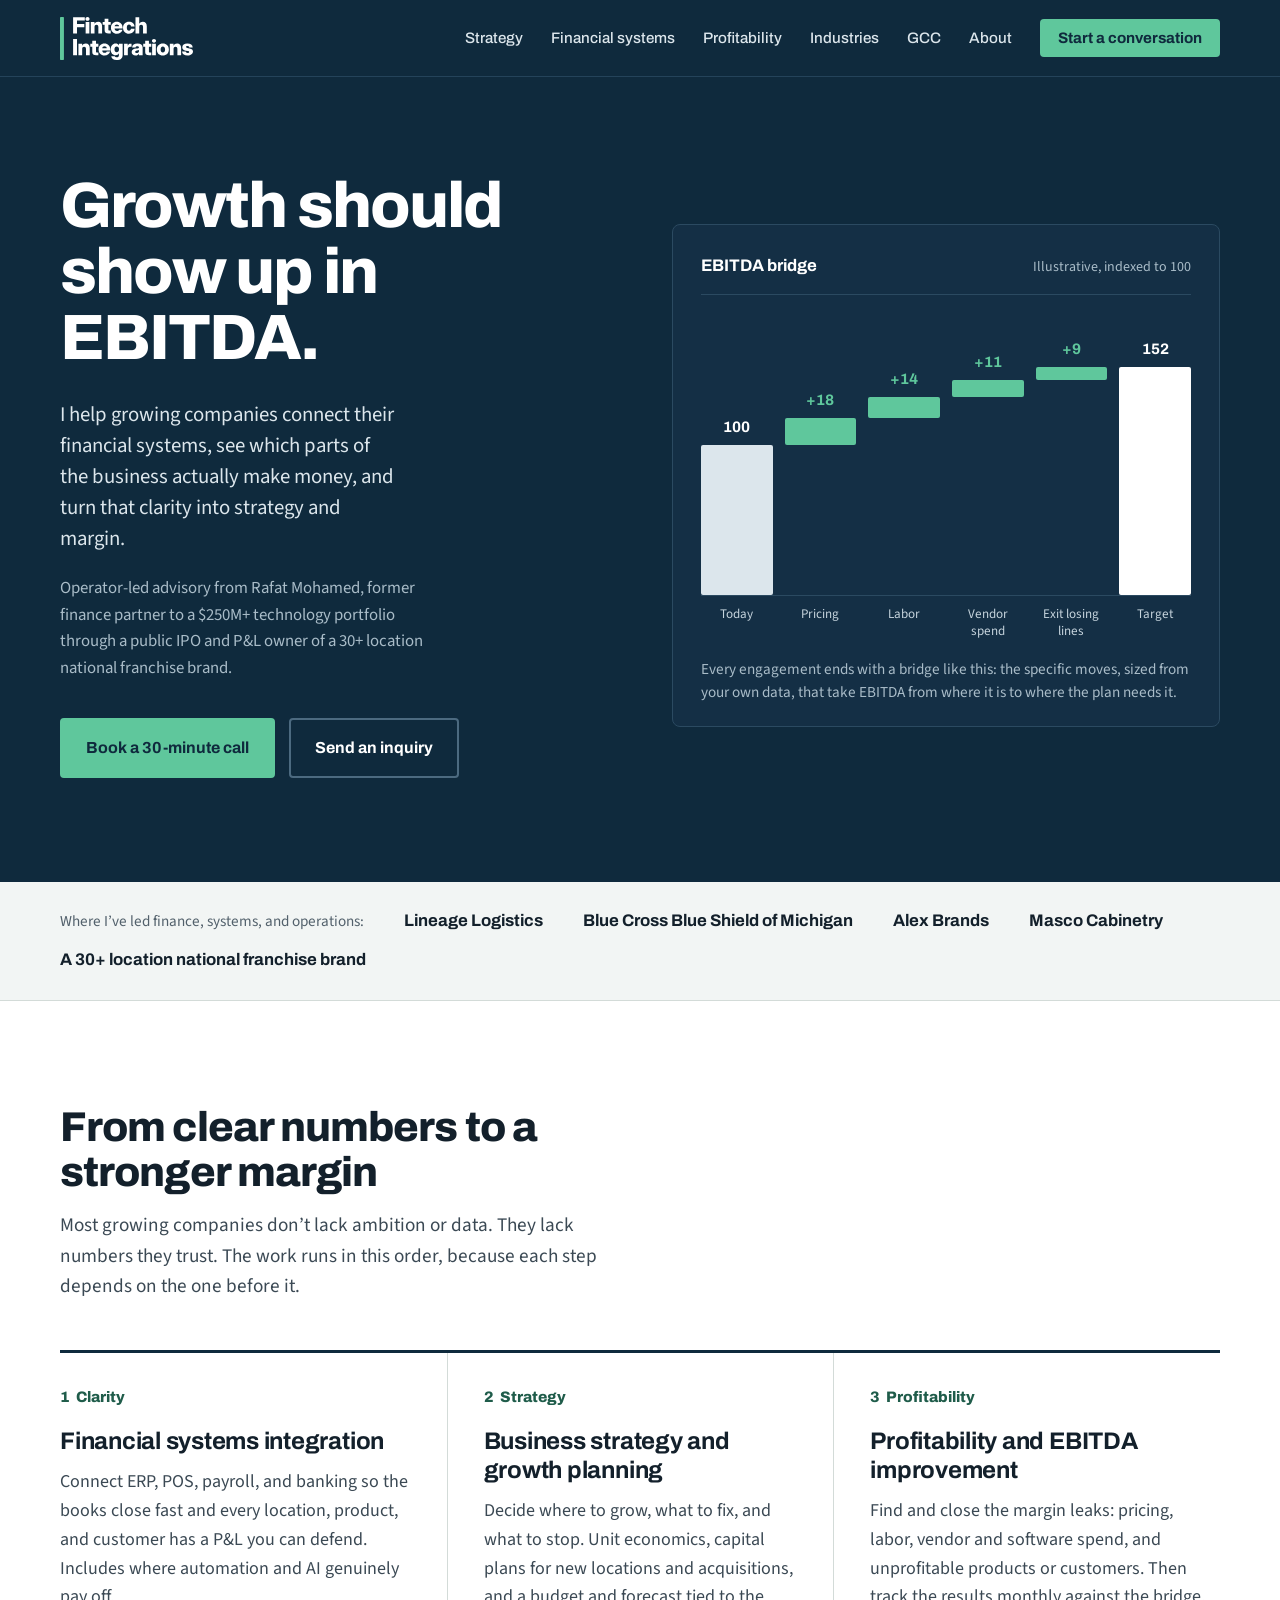
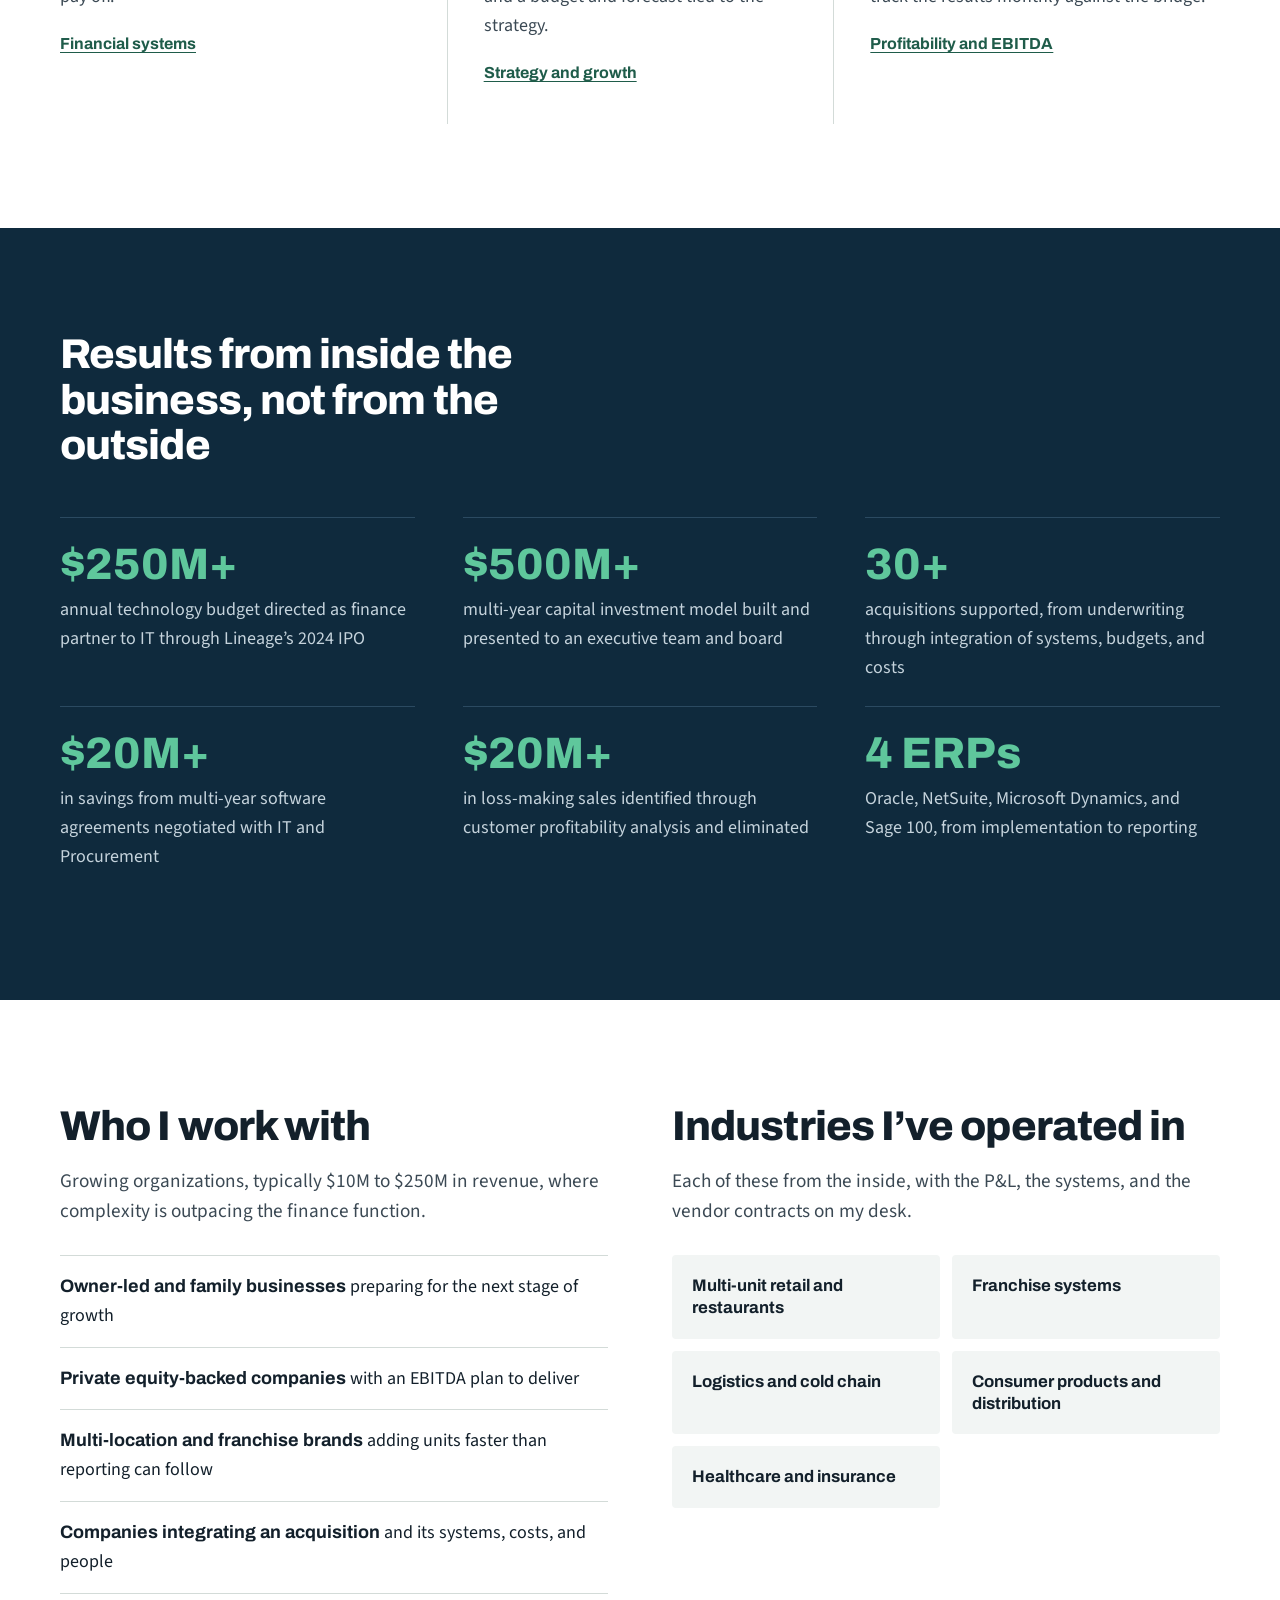
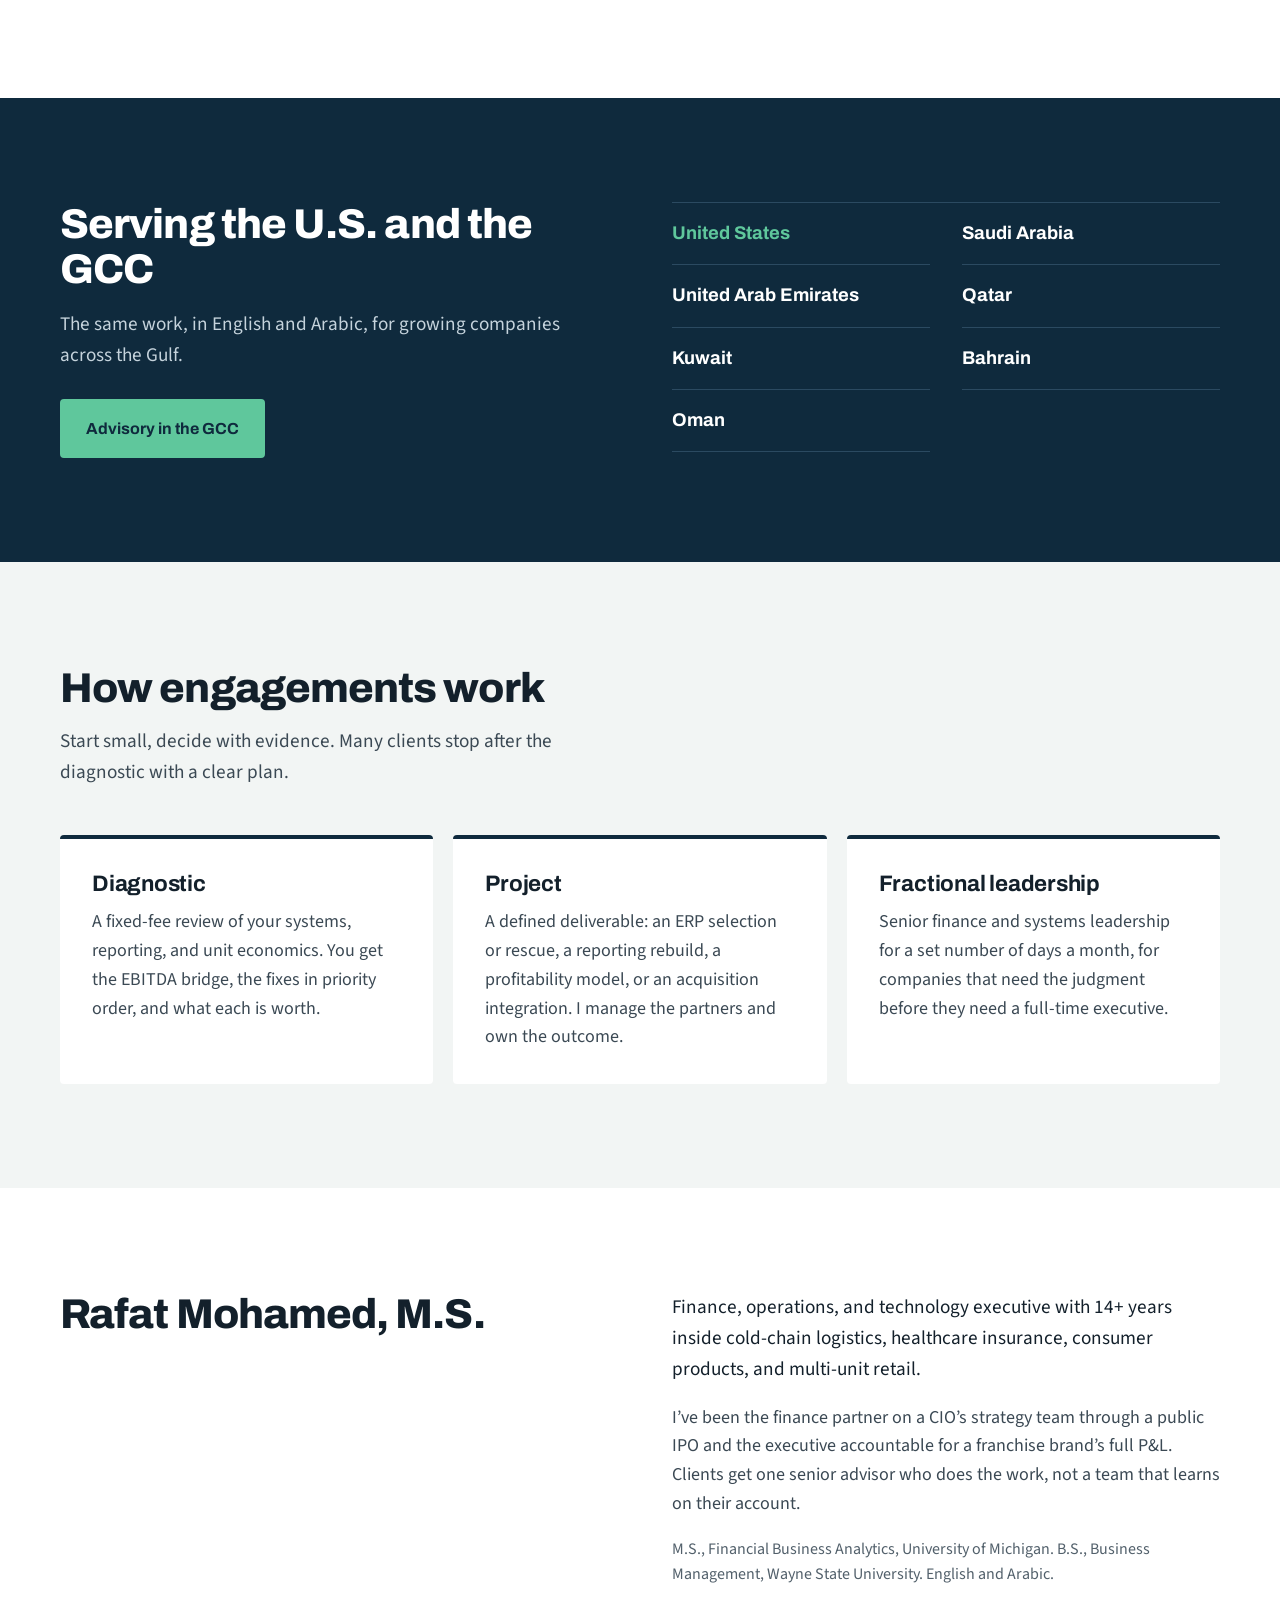
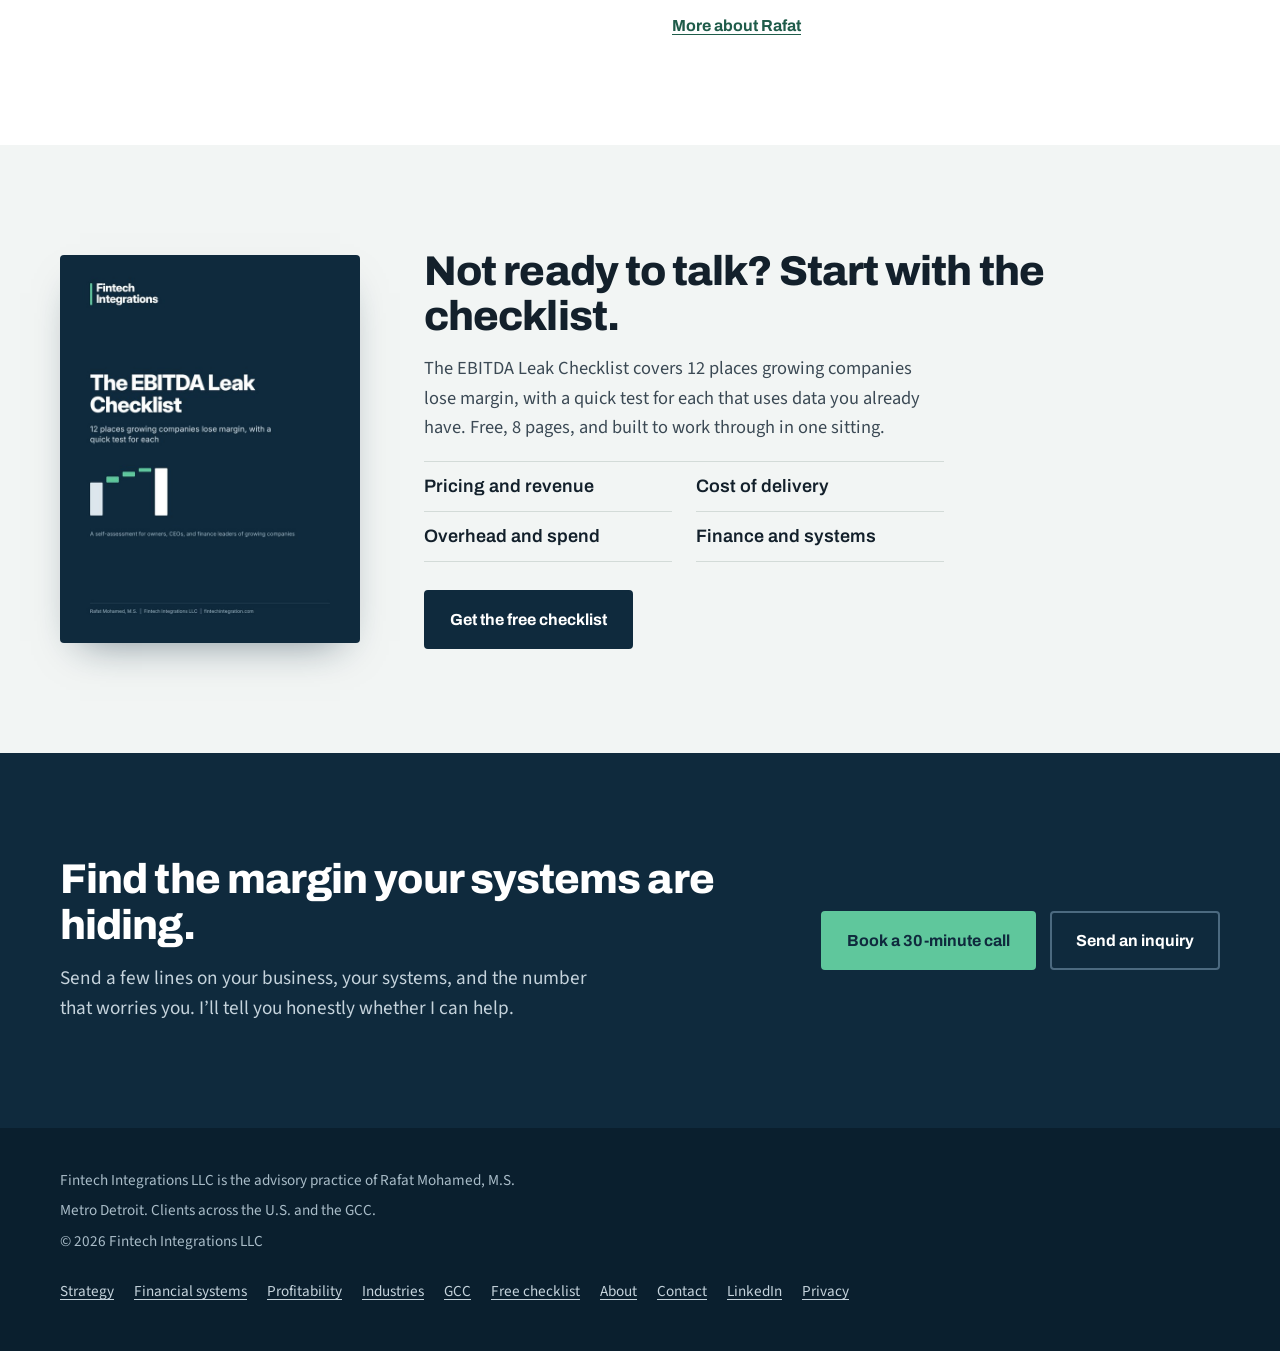
<file: index.html>
<!doctype html>
<html lang="en" class="no-js">
<head>
<script async src="https://www.googletagmanager.com/gtm.js?id=GTM-N2VRJG69"></script>
<script>
  window.dataLayer = window.dataLayer || [];
  function gtag(){dataLayer.push(arguments);}
  gtag('js', new Date());
</script>
<meta charset="utf-8">
<meta name="viewport" content="width=device-width, initial-scale=1">
<title>EBITDA Improvement, Financial Systems, and Strategy for Growing Companies | Fintech Integrations</title>
<meta name="description" content="Operator-led advisory for growing companies: financial systems integration, business strategy, and profitability and EBITDA improvement. Serving the U.S. and the GCC from metro Detroit.">
<link rel="canonical" href="https://fintechintegration.com/">
<meta property="og:type" content="website">
<meta property="og:site_name" content="Fintech Integrations">
<meta property="og:title" content="Growth should show up in EBITDA">
<meta property="og:description" content="Operator-led advisory for growing companies: financial systems integration, business strategy, and profitability and EBITDA improvement. Serving the U.S. and the GCC from metro Detroit.">
<meta property="og:url" content="https://fintechintegration.com/">
<meta property="og:image" content="https://fintechintegration.com/assets/og-image.png">
<meta name="twitter:card" content="summary_large_image">
<link rel="icon" href="/assets/favicon.svg" type="image/svg+xml">
<link rel="apple-touch-icon" href="/assets/apple-touch-icon.png">
<meta name="theme-color" content="#0F2A3D">
<link rel="preconnect" href="https://fonts.googleapis.com">
<link rel="preconnect" href="https://fonts.gstatic.com" crossorigin>
<link href="https://fonts.googleapis.com/css2?family=Archivo:wght@500;600;700;800&family=Source+Sans+3:wght@400;600&display=swap" rel="stylesheet">
<link rel="stylesheet" href="/assets/styles.css">
<link rel="alternate" type="text/markdown" title="LLM-friendly summary" href="/llms.txt">
<script type="application/ld+json">
{
  "@context": "https://schema.org",
  "@graph": [
    {
      "@type": "ProfessionalService",
      "@id": "https://fintechintegration.com/#business",
      "name": "Fintech Integrations",
      "legalName": "Fintech Integrations LLC",
      "alternateName": [
        "Fintech Integration",
        "FintechIntegration.com"
      ],
      "url": "https://fintechintegration.com/",
      "email": "rmohamed@fintechintegration.com",
      "image": "https://fintechintegration.com/assets/og-image.png",
      "description": "Business strategy, financial systems integration, and profitability and EBITDA improvement for growing organizations.",
      "address": {
        "@type": "PostalAddress",
        "addressLocality": "Allen Park",
        "addressRegion": "MI",
        "addressCountry": "US"
      },
      "areaServed": [
        {
          "@type": "Country",
          "name": "United States"
        },
        {
          "@type": "Country",
          "name": "Saudi Arabia"
        },
        {
          "@type": "Country",
          "name": "United Arab Emirates"
        },
        {
          "@type": "Country",
          "name": "Qatar"
        },
        {
          "@type": "Country",
          "name": "Kuwait"
        },
        {
          "@type": "Country",
          "name": "Bahrain"
        },
        {
          "@type": "Country",
          "name": "Oman"
        }
      ],
      "founder": {
        "@id": "https://fintechintegration.com/#rafat"
      },
      "knowsAbout": [
        "EBITDA improvement",
        "Profitability analysis",
        "Business strategy",
        "Financial systems integration",
        "ERP implementation",
        "NetSuite",
        "Fractional CFO",
        "Unit economics",
        "Acquisition integration"
      ]
    },
    {
      "@type": "Person",
      "@id": "https://fintechintegration.com/#rafat",
      "name": "Rafat Mohamed",
      "jobTitle": "Finance, Operations, and Technology Advisor",
      "url": "https://fintechintegration.com/about/",
      "sameAs": [
        "https://www.linkedin.com/in/rafat-mohamed/"
      ],
      "alumniOf": [
        {
          "@type": "CollegeOrUniversity",
          "name": "University of Michigan"
        },
        {
          "@type": "CollegeOrUniversity",
          "name": "Wayne State University"
        }
      ],
      "knowsLanguage": [
        "English",
        "Arabic"
      ]
    },
    {
      "@type": "WebSite",
      "@id": "https://fintechintegration.com/#website",
      "url": "https://fintechintegration.com/",
      "name": "Fintech Integrations",
      "publisher": {
        "@type": "ProfessionalService",
        "@id": "https://fintechintegration.com/#business",
        "name": "Fintech Integrations",
        "url": "https://fintechintegration.com/"
      }
    }
  ]
}
</script>
</head>
<body>
<a class="skip-link" href="#main">Skip to content</a>

<header class="site-header">
  <div class="wrap">
    <a class="brand" href="/">
      <img src="/assets/logo-white.svg" alt="Fintech Integrations home" width="133" height="43">
    </a>
    <button class="nav-toggle" type="button" aria-expanded="false" aria-controls="site-nav">Menu</button>
    <nav class="site-nav" id="site-nav" aria-label="Main">
      <ul>
        <li><a href="/services/strategy-growth/">Strategy</a></li>
        <li><a href="/services/financial-systems/">Financial systems</a></li>
        <li><a href="/services/profitability-ebitda/">Profitability</a></li>
        <li><a href="/industries/">Industries</a></li>
        <li><a href="/gcc/">GCC</a></li>
        <li><a href="/about/">About</a></li>
        <li><a class="nav-cta" href="/contact/">Start a conversation</a></li>
      </ul>
    </nav>
  </div>
</header>

<main id="main">
  <section class="dark hero">
    <div class="wrap">
      <div>
        <h1>Growth should show up in EBITDA.</h1>
        <p class="lede">I help growing companies connect their financial systems, see which parts of the business actually make money, and turn that clarity into strategy and margin.</p>
        <p class="sub">Operator-led advisory from Rafat Mohamed, former finance partner to a $250M+ technology portfolio through a public IPO and P&amp;L owner of a 30+ location national franchise brand.</p>
        <div class="actions">
          <a class="button" href="https://calendar.app.google/FNnxUF7bjHvso6iX9" target="_blank" rel="noopener" data-track="home_hero">Book a 30-minute call<span class="sr-only"> (opens in a new tab)</span></a>
          <a class="button ghost" href="/contact/">Send an inquiry</a>
        </div>
      </div>

      <figure class="bridge" role="img" aria-label="Illustrative EBITDA bridge: EBITDA rises from 100 to 152 through pricing (+18), labor (+14), vendor spend (+11), and exiting losing lines (+9)">
        <div class="bridge-head">
          <span class="bridge-title">EBITDA bridge</span>
          <span class="bridge-tag">Illustrative, indexed to 100</span>
        </div>
        <div class="bridge-bars" aria-hidden="true">
          <div class=""><span>100</span><i style="height: 150px; margin-bottom: 0px;"></i></div>
          <div class="up"><span>+18</span><i style="height: 27px; margin-bottom: 150px;"></i></div>
          <div class="up"><span>+14</span><i style="height: 21px; margin-bottom: 177px;"></i></div>
          <div class="up"><span>+11</span><i style="height: 17px; margin-bottom: 198px;"></i></div>
          <div class="up"><span>+9</span><i style="height: 13px; margin-bottom: 215px;"></i></div>
          <div class="end"><span>152</span><i style="height: 228px; margin-bottom: 0px;"></i></div>
        </div>
        <div class="bridge-labels" aria-hidden="true">
          <span>Today</span><span>Pricing</span><span>Labor</span><span>Vendor spend</span><span>Exit losing lines</span><span>Target</span>
        </div>
        <figcaption>Every engagement ends with a bridge like this: the specific moves, sized from your own data, that take EBITDA from where it is to where the plan needs it.</figcaption>
      </figure>
    </div>
  </section>

  <section class="strip" aria-label="Experience">
    <div class="wrap">
      <span class="label">Where I&#8217;ve led finance, systems, and operations:</span>
      <strong>Lineage Logistics</strong>
      <strong>Blue Cross Blue Shield of Michigan</strong>
      <strong>Alex Brands</strong>
      <strong>Masco Cabinetry</strong>
      <strong>A 30+ location national franchise brand</strong>
    </div>
  </section>

  <section class="section" id="services" aria-labelledby="services-h">
    <div class="wrap">
      <div class="intro">
        <h2 id="services-h">From clear numbers to a stronger margin</h2>
        <p>Most growing companies don&#8217;t lack ambition or data. They lack numbers they trust. The work runs in this order, because each step depends on the one before it.</p>
      </div>
      <div class="pillars">
        <div>
          <div class="step">1&nbsp;&nbsp;Clarity</div>
          <h3>Financial systems integration</h3>
          <p>Connect ERP, POS, payroll, and banking so the books close fast and every location, product, and customer has a P&amp;L you can defend. Includes where automation and AI genuinely pay off.</p>
          <a class="more" href="/services/financial-systems/">Financial systems</a>
        </div>
        <div>
          <div class="step">2&nbsp;&nbsp;Strategy</div>
          <h3>Business strategy and growth planning</h3>
          <p>Decide where to grow, what to fix, and what to stop. Unit economics, capital plans for new locations and acquisitions, and a budget and forecast tied to the strategy.</p>
          <a class="more" href="/services/strategy-growth/">Strategy and growth</a>
        </div>
        <div>
          <div class="step">3&nbsp;&nbsp;Profitability</div>
          <h3>Profitability and EBITDA improvement</h3>
          <p>Find and close the margin leaks: pricing, labor, vendor and software spend, and unprofitable products or customers. Then track the results monthly against the bridge.</p>
          <a class="more" href="/services/profitability-ebitda/">Profitability and EBITDA</a>
        </div>
      </div>
    </div>
  </section>

  <section class="dark section" aria-labelledby="results">
    <div class="wrap">
      <h2 id="results" style="margin-bottom: 48px; max-width: 22ch;">Results from inside the business, not from the outside</h2>
      <div class="results">
        <div><div class="figure">$250M+</div><p>annual technology budget directed as finance partner to IT through Lineage&#8217;s 2024 IPO</p></div>
        <div><div class="figure">$500M+</div><p>multi-year capital investment model built and presented to an executive team and board</p></div>
        <div><div class="figure">30+</div><p>acquisitions supported, from underwriting through integration of systems, budgets, and costs</p></div>
        <div><div class="figure">$20M+</div><p>in savings from multi-year software agreements negotiated with IT and Procurement</p></div>
        <div><div class="figure">$20M+</div><p>in loss-making sales identified through customer profitability analysis and eliminated</p></div>
        <div><div class="figure">4 ERPs</div><p>Oracle, NetSuite, Microsoft Dynamics, and Sage 100, from implementation to reporting</p></div>
      </div>
    </div>
  </section>

  <section class="section" aria-labelledby="who">
    <div class="wrap split">
      <div>
        <h2 id="who" style="margin-bottom: 16px;">Who I work with</h2>
        <p style="font-size: 1.2rem; color: var(--body); margin-bottom: 28px;">Growing organizations, typically $10M to $250M in revenue, where complexity is outpacing the finance function.</p>
        <ul class="rule-list">
          <li><strong>Owner-led and family businesses</strong> preparing for the next stage of growth</li>
          <li><strong>Private equity-backed companies</strong> with an EBITDA plan to deliver</li>
          <li><strong>Multi-location and franchise brands</strong> adding units faster than reporting can follow</li>
          <li><strong>Companies integrating an acquisition</strong> and its systems, costs, and people</li>
        </ul>
      </div>
      <div>
        <h2 style="margin-bottom: 16px;">Industries I&#8217;ve operated in</h2>
        <p style="font-size: 1.2rem; color: var(--body); margin-bottom: 28px;">Each of these from the inside, with the P&amp;L, the systems, and the vendor contracts on my desk.</p>
        <div class="tiles">
          <a href="/industries/#multi-unit">Multi-unit retail and restaurants</a>
          <a href="/industries/#franchise">Franchise systems</a>
          <a href="/industries/#logistics">Logistics and cold chain</a>
          <a href="/industries/#consumer-products">Consumer products and distribution</a>
          <a href="/industries/#healthcare">Healthcare and insurance</a>
        </div>
      </div>
    </div>
  </section>

  <section class="dark section" aria-labelledby="region-h">
    <div class="wrap split">
      <div>
        <h2 id="region-h" style="margin-bottom: 16px;">Serving the U.S. and the GCC</h2>
        <p style="font-size: 1.2rem; color: var(--on-navy-2); margin-bottom: 28px;">The same work, in English and Arabic, for growing companies across the Gulf.</p>
        <a class="button" href="/gcc/">Advisory in the GCC</a>
      </div>
      <ul class="region-list">
        <li>United States</li>
        <li>Saudi Arabia</li>
        <li>United Arab Emirates</li>
        <li>Qatar</li>
        <li>Kuwait</li>
        <li>Bahrain</li>
        <li>Oman</li>
      </ul>
    </div>
  </section>

  <section class="mist section" id="how" aria-labelledby="how-h">
    <div class="wrap">
      <div class="intro">
        <h2 id="how-h">How engagements work</h2>
        <p>Start small, decide with evidence. Many clients stop after the diagnostic with a clear plan.</p>
      </div>
      <div class="cards">
        <div>
          <h3>Diagnostic</h3>
          <p>A fixed-fee review of your systems, reporting, and unit economics. You get the EBITDA bridge, the fixes in priority order, and what each is worth.</p>
        </div>
        <div>
          <h3>Project</h3>
          <p>A defined deliverable: an ERP selection or rescue, a reporting rebuild, a profitability model, or an acquisition integration. I manage the partners and own the outcome.</p>
        </div>
        <div>
          <h3>Fractional leadership</h3>
          <p>Senior finance and systems leadership for a set number of days a month, for companies that need the judgment before they need a full-time executive.</p>
        </div>
      </div>
    </div>
  </section>

  <section class="section" aria-labelledby="about-h">
    <div class="wrap split">
      <h2 id="about-h">Rafat Mohamed, M.S.</h2>
      <div>
        <p style="font-size: 1.2rem;">Finance, operations, and technology executive with 14+ years inside cold-chain logistics, healthcare insurance, consumer products, and multi-unit retail.</p>
        <p style="color: var(--body);">I&#8217;ve been the finance partner on a CIO&#8217;s strategy team through a public IPO and the executive accountable for a franchise brand&#8217;s full P&amp;L. Clients get one senior advisor who does the work, not a team that learns on their account.</p>
        <p style="font-size: 1rem; color: var(--muted); margin-bottom: 24px;">M.S., Financial Business Analytics, University of Michigan. B.S., Business Management, Wayne State University. English and Arabic.</p>
        <a class="more" href="/about/">More about Rafat</a>
      </div>
    </div>
  </section>

  <section class="mist section magnet" aria-labelledby="magnet-h">
    <div class="wrap magnet-wrap">
      <a class="magnet-cover" href="/ebitda-leak-checklist/" data-track="home" tabindex="-1" aria-hidden="true"><img src="/assets/checklist-cover.jpg" alt="" width="640" height="828" loading="lazy"></a>
      <div>
        <h2 id="magnet-h">Not ready to talk? Start with the checklist.</h2>
        <p class="magnet-lede">The EBITDA Leak Checklist covers 12 places growing companies lose margin, with a quick test for each that uses data you already have. Free, 8 pages, and built to work through in one sitting.</p>
        <ul class="magnet-list">
          <li>Pricing and revenue</li>
          <li>Cost of delivery</li>
          <li>Overhead and spend</li>
          <li>Finance and systems</li>
        </ul>
        <a class="button solid" href="/ebitda-leak-checklist/" data-track="home">Get the free checklist</a>
      </div>
    </div>
  </section>

  <section class="dark section cta" aria-labelledby="cta">
    <div class="wrap">
      <div class="text">
        <h2 id="cta">Find the margin your systems are hiding.</h2>
        <p>Send a few lines on your business, your systems, and the number that worries you. I&#8217;ll tell you honestly whether I can help.</p>
      </div>
      <div class="actions">
        <a class="button" href="https://calendar.app.google/FNnxUF7bjHvso6iX9" target="_blank" rel="noopener" data-track="cta_band">Book a 30-minute call<span class="sr-only"> (opens in a new tab)</span></a>
        <a class="button ghost" href="/contact/">Send an inquiry</a>
      </div>
    </div>
  </section>
</main>

<footer class="site-footer">
  <div class="wrap">
    <div>
      <p>Fintech Integrations LLC is the advisory practice of Rafat Mohamed, M.S.</p>
      <p>Metro Detroit. Clients across the U.S. and the GCC.</p>
      <p>&copy; 2026 Fintech Integrations LLC</p>
    </div>
    <ul>
      <li><a href="/services/strategy-growth/">Strategy</a></li>
      <li><a href="/services/financial-systems/">Financial systems</a></li>
      <li><a href="/services/profitability-ebitda/">Profitability</a></li>
      <li><a href="/industries/">Industries</a></li>
      <li><a href="/gcc/">GCC</a></li>
      <li><a href="/ebitda-leak-checklist/">Free checklist</a></li>
      <li><a href="/about/">About</a></li>
      <li><a href="/contact/">Contact</a></li>
      <li><a href="https://www.linkedin.com/in/rafat-mohamed/" rel="me">LinkedIn</a></li>
      <li><a href="/privacy/">Privacy</a></li>
    </ul>
  </div>
</footer>

<script src="/assets/site.js" defer></script>
</body>
</html>
</file>
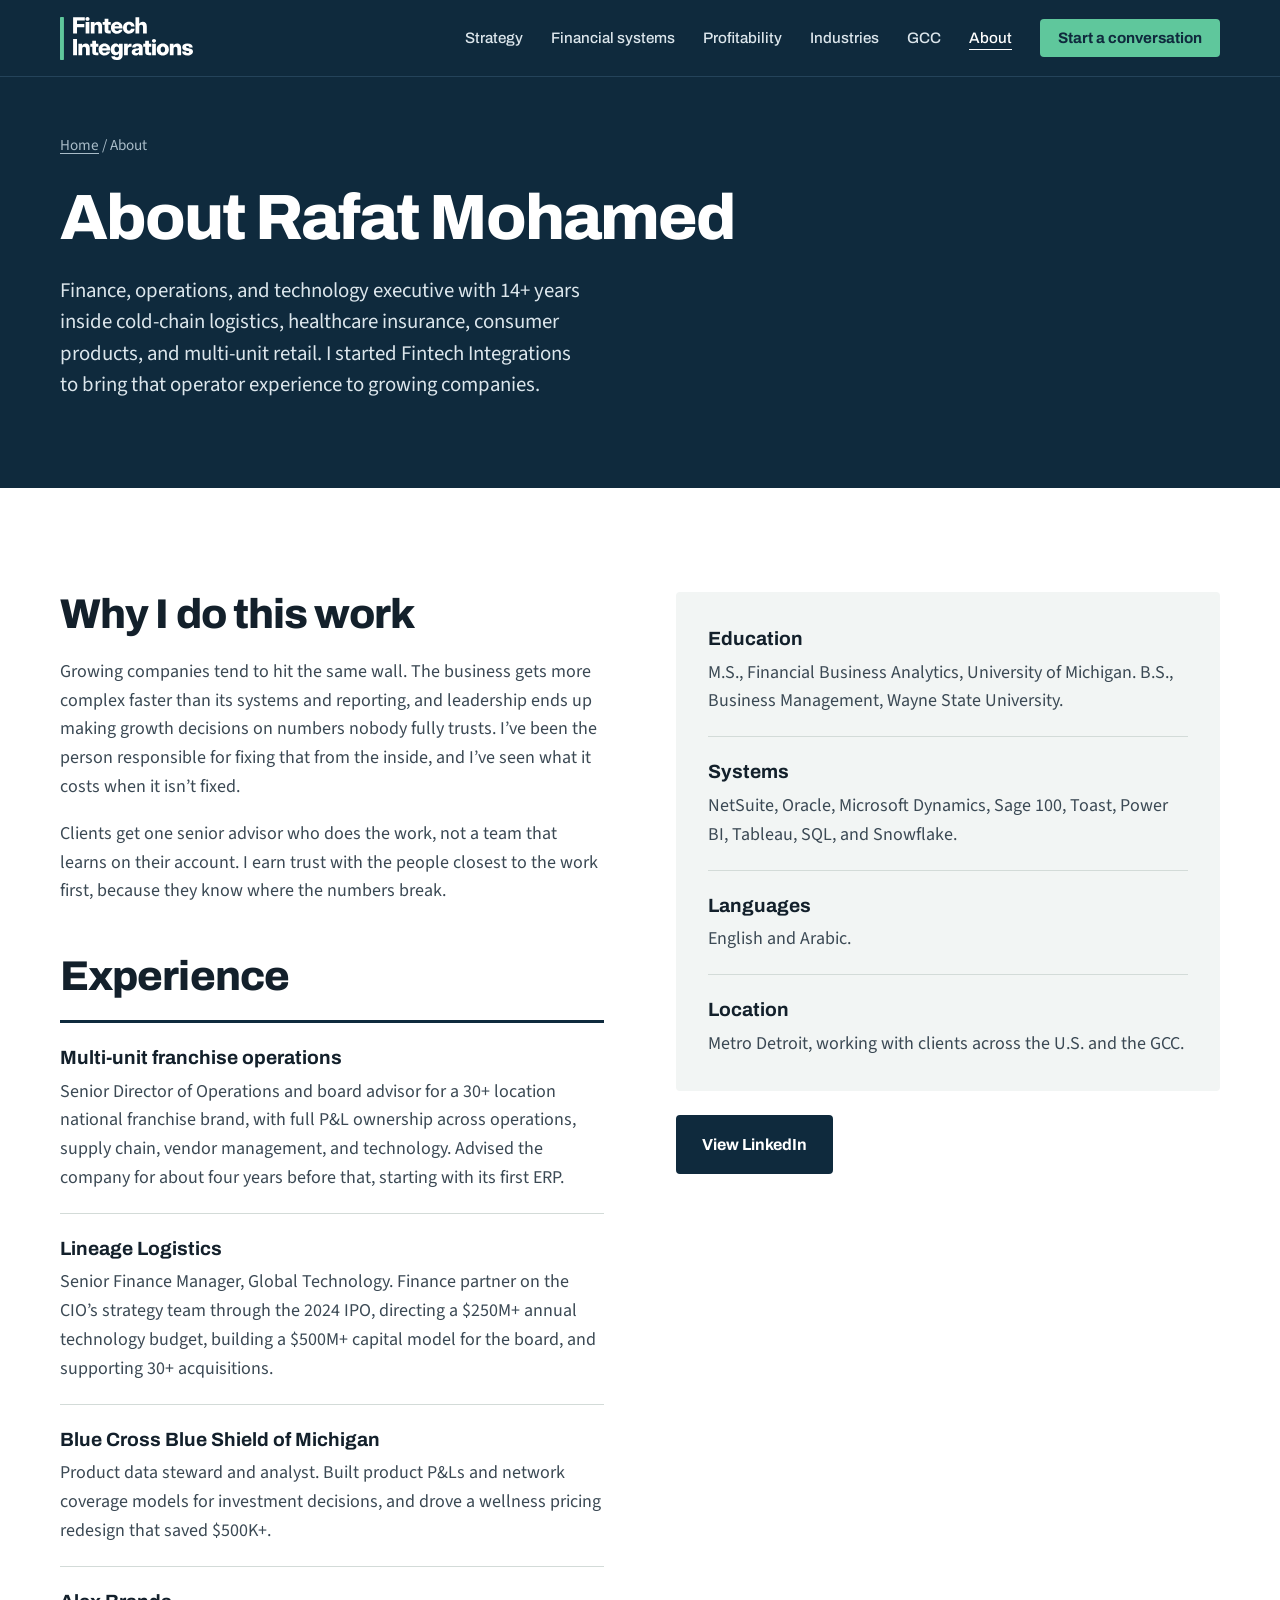
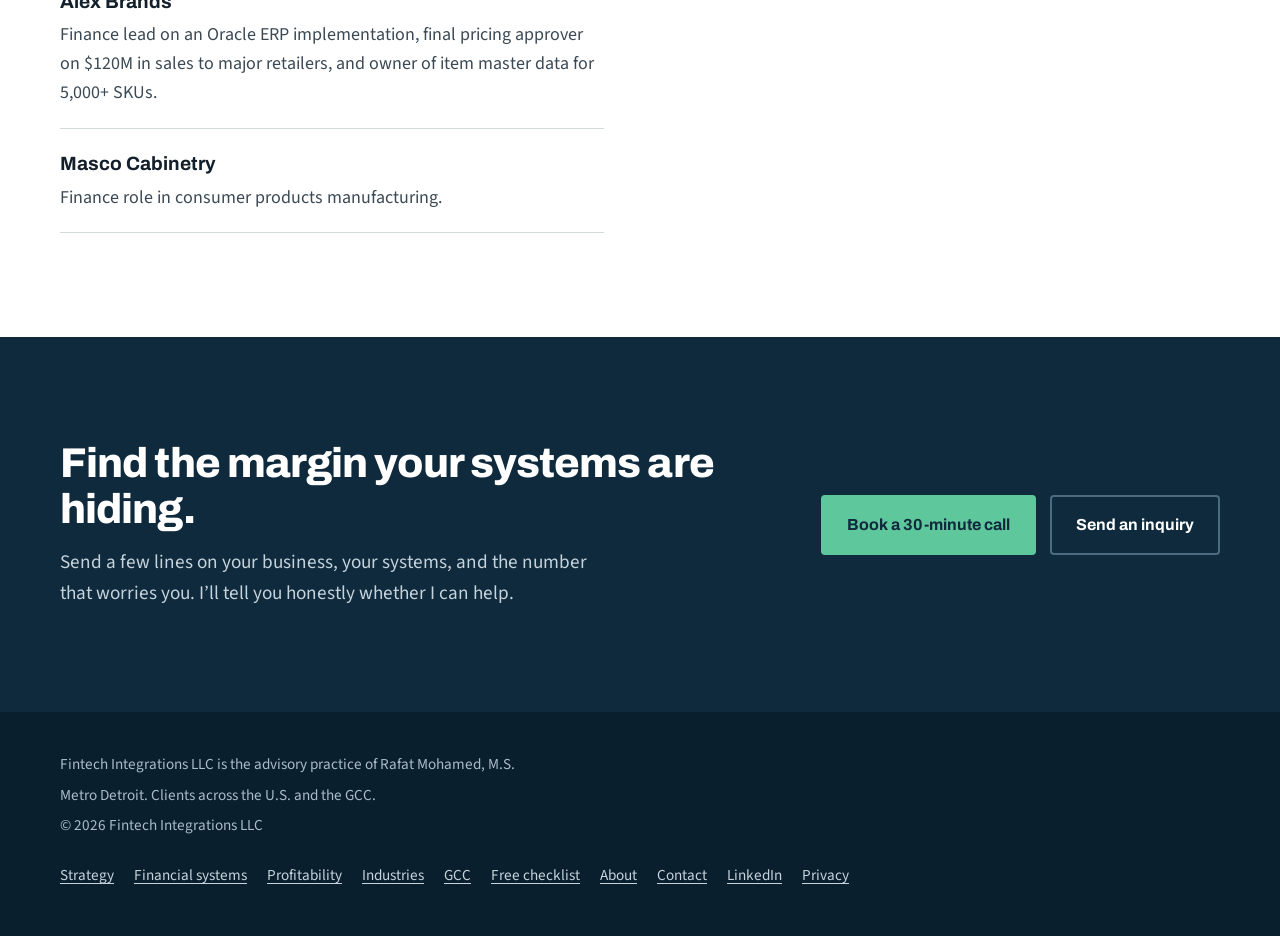
<file: about/index.html>
<!doctype html>
<html lang="en" class="no-js">
<head>
<script async src="https://www.googletagmanager.com/gtm.js?id=GTM-N2VRJG69"></script>
<script>
  window.dataLayer = window.dataLayer || [];
  function gtag(){dataLayer.push(arguments);}
  gtag('js', new Date());
</script>
<meta charset="utf-8">
<meta name="viewport" content="width=device-width, initial-scale=1">
<title>About Rafat Mohamed | Finance, Operations, and Technology Advisor</title>
<meta name="description" content="Rafat Mohamed brings 14+ years inside cold-chain logistics, healthcare, consumer products, and multi-unit franchise operations to growing companies.">
<link rel="canonical" href="https://fintechintegration.com/about/">
<meta property="og:type" content="website">
<meta property="og:site_name" content="Fintech Integrations">
<meta property="og:title" content="About Rafat Mohamed">
<meta property="og:description" content="Rafat Mohamed brings 14+ years inside cold-chain logistics, healthcare, consumer products, and multi-unit franchise operations to growing companies.">
<meta property="og:url" content="https://fintechintegration.com/about/">
<meta property="og:image" content="https://fintechintegration.com/assets/og-image.png">
<meta name="twitter:card" content="summary_large_image">
<link rel="icon" href="/assets/favicon.svg" type="image/svg+xml">
<link rel="apple-touch-icon" href="/assets/apple-touch-icon.png">
<meta name="theme-color" content="#0F2A3D">
<link rel="preconnect" href="https://fonts.googleapis.com">
<link rel="preconnect" href="https://fonts.gstatic.com" crossorigin>
<link href="https://fonts.googleapis.com/css2?family=Archivo:wght@500;600;700;800&family=Source+Sans+3:wght@400;600&display=swap" rel="stylesheet">
<link rel="stylesheet" href="/assets/styles.css">
<link rel="alternate" type="text/markdown" title="LLM-friendly summary" href="/llms.txt">
<script type="application/ld+json">
{
  "@context": "https://schema.org",
  "@graph": [
    {
      "@type": "BreadcrumbList",
      "itemListElement": [
        {
          "@type": "ListItem",
          "position": 1,
          "name": "Home",
          "item": "https://fintechintegration.com/"
        },
        {
          "@type": "ListItem",
          "position": 2,
          "name": "About",
          "item": "https://fintechintegration.com/about/"
        }
      ]
    },
    {
      "@type": "ProfilePage",
      "url": "https://fintechintegration.com/about/",
      "name": "About Rafat Mohamed",
      "mainEntity": {
        "@type": "Person",
        "@id": "https://fintechintegration.com/#rafat",
        "name": "Rafat Mohamed",
        "jobTitle": "Finance, Operations, and Technology Advisor",
        "description": "Finance, operations, and technology executive with 14+ years inside cold-chain logistics, healthcare insurance, consumer products, and multi-unit retail.",
        "url": "https://fintechintegration.com/about/",
        "email": "rmohamed@fintechintegration.com",
        "sameAs": [
          "https://www.linkedin.com/in/rafat-mohamed/"
        ],
        "worksFor": {
          "@type": "Organization",
          "name": "Fintech Integrations",
          "url": "https://fintechintegration.com/"
        },
        "address": {
          "@type": "PostalAddress",
          "addressLocality": "Allen Park",
          "addressRegion": "MI",
          "addressCountry": "US"
        },
        "alumniOf": [
          {
            "@type": "CollegeOrUniversity",
            "name": "University of Michigan"
          },
          {
            "@type": "CollegeOrUniversity",
            "name": "Wayne State University"
          }
        ],
        "knowsLanguage": [
          "English",
          "Arabic"
        ]
      }
    }
  ]
}
</script>
</head>
<body>
<a class="skip-link" href="#main">Skip to content</a>

<header class="site-header">
  <div class="wrap">
    <a class="brand" href="/">
      <img src="/assets/logo-white.svg" alt="Fintech Integrations home" width="133" height="43">
    </a>
    <button class="nav-toggle" type="button" aria-expanded="false" aria-controls="site-nav">Menu</button>
    <nav class="site-nav" id="site-nav" aria-label="Main">
      <ul>
        <li><a href="/services/strategy-growth/">Strategy</a></li>
        <li><a href="/services/financial-systems/">Financial systems</a></li>
        <li><a href="/services/profitability-ebitda/">Profitability</a></li>
        <li><a href="/industries/">Industries</a></li>
        <li><a href="/gcc/">GCC</a></li>
        <li><a href="/about/" aria-current="page">About</a></li>
        <li><a class="nav-cta" href="/contact/">Start a conversation</a></li>
      </ul>
    </nav>
  </div>
</header>

<main id="main">
  <section class="dark page-head">
    <div class="wrap">
      <nav class="crumbs" aria-label="Breadcrumb"><a href="/">Home</a> / About</nav>
      <h1>About Rafat Mohamed</h1>
      <p class="lede">Finance, operations, and technology executive with 14+ years inside cold-chain logistics, healthcare insurance, consumer products, and multi-unit retail. I started Fintech Integrations to bring that operator experience to growing companies.</p>
    </div>
  </section>

  <section class="section">
    <div class="wrap split-wide">
      <div>
        <h2 style="margin-bottom: 20px;">Why I do this work</h2>
        <p style="color: var(--body);">Growing companies tend to hit the same wall. The business gets more complex faster than its systems and reporting, and leadership ends up making growth decisions on numbers nobody fully trusts. I&#8217;ve been the person responsible for fixing that from the inside, and I&#8217;ve seen what it costs when it isn&#8217;t fixed.</p>
        <p style="color: var(--body);">Clients get one senior advisor who does the work, not a team that learns on their account. I earn trust with the people closest to the work first, because they know where the numbers break.</p>
        <h2 style="margin: 48px 0 20px;">Experience</h2>
        <ul class="rule-list heavy">
          <li><strong>Multi-unit franchise operations</strong><span>Senior Director of Operations and board advisor for a 30+ location national franchise brand, with full P&amp;L ownership across operations, supply chain, vendor management, and technology. Advised the company for about four years before that, starting with its first ERP.</span></li>
          <li><strong>Lineage Logistics</strong><span>Senior Finance Manager, Global Technology. Finance partner on the CIO&#8217;s strategy team through the 2024 IPO, directing a $250M+ annual technology budget, building a $500M+ capital model for the board, and supporting 30+ acquisitions.</span></li>
          <li><strong>Blue Cross Blue Shield of Michigan</strong><span>Product data steward and analyst. Built product P&amp;Ls and network coverage models for investment decisions, and drove a wellness pricing redesign that saved $500K+.</span></li>
          <li><strong>Alex Brands</strong><span>Finance lead on an Oracle ERP implementation, final pricing approver on $120M in sales to major retailers, and owner of item master data for 5,000+ SKUs.</span></li>
          <li><strong>Masco Cabinetry</strong><span>Finance role in consumer products manufacturing.</span></li>
        </ul>
      </div>
      <div>
        <div class="panel">
          <div><strong>Education</strong><span>M.S., Financial Business Analytics, University of Michigan. B.S., Business Management, Wayne State University.</span></div>
          <div><strong>Systems</strong><span>NetSuite, Oracle, Microsoft Dynamics, Sage 100, Toast, Power BI, Tableau, SQL, and Snowflake.</span></div>
          <div><strong>Languages</strong><span>English and Arabic.</span></div>
          <div><strong>Location</strong><span>Metro Detroit, working with clients across the U.S. and the GCC.</span></div>
        </div>
        <div class="actions" style="margin-top: 24px;">
          <a class="button solid" href="https://www.linkedin.com/in/rafat-mohamed/" rel="me">View LinkedIn</a>
        </div>
      </div>
    </div>
  </section>

  <section class="dark section cta" aria-labelledby="cta">
    <div class="wrap">
      <div class="text">
        <h2 id="cta">Find the margin your systems are hiding.</h2>
        <p>Send a few lines on your business, your systems, and the number that worries you. I&#8217;ll tell you honestly whether I can help.</p>
      </div>
      <div class="actions">
        <a class="button" href="https://calendar.app.google/FNnxUF7bjHvso6iX9" target="_blank" rel="noopener" data-track="cta_band">Book a 30-minute call<span class="sr-only"> (opens in a new tab)</span></a>
        <a class="button ghost" href="/contact/">Send an inquiry</a>
      </div>
    </div>
  </section>
</main>

<footer class="site-footer">
  <div class="wrap">
    <div>
      <p>Fintech Integrations LLC is the advisory practice of Rafat Mohamed, M.S.</p>
      <p>Metro Detroit. Clients across the U.S. and the GCC.</p>
      <p>&copy; 2026 Fintech Integrations LLC</p>
    </div>
    <ul>
      <li><a href="/services/strategy-growth/">Strategy</a></li>
      <li><a href="/services/financial-systems/">Financial systems</a></li>
      <li><a href="/services/profitability-ebitda/">Profitability</a></li>
      <li><a href="/industries/">Industries</a></li>
      <li><a href="/gcc/">GCC</a></li>
      <li><a href="/ebitda-leak-checklist/">Free checklist</a></li>
      <li><a href="/about/">About</a></li>
      <li><a href="/contact/">Contact</a></li>
      <li><a href="https://www.linkedin.com/in/rafat-mohamed/" rel="me">LinkedIn</a></li>
      <li><a href="/privacy/">Privacy</a></li>
    </ul>
  </div>
</footer>

<script src="/assets/site.js" defer></script>
</body>
</html>
</file>
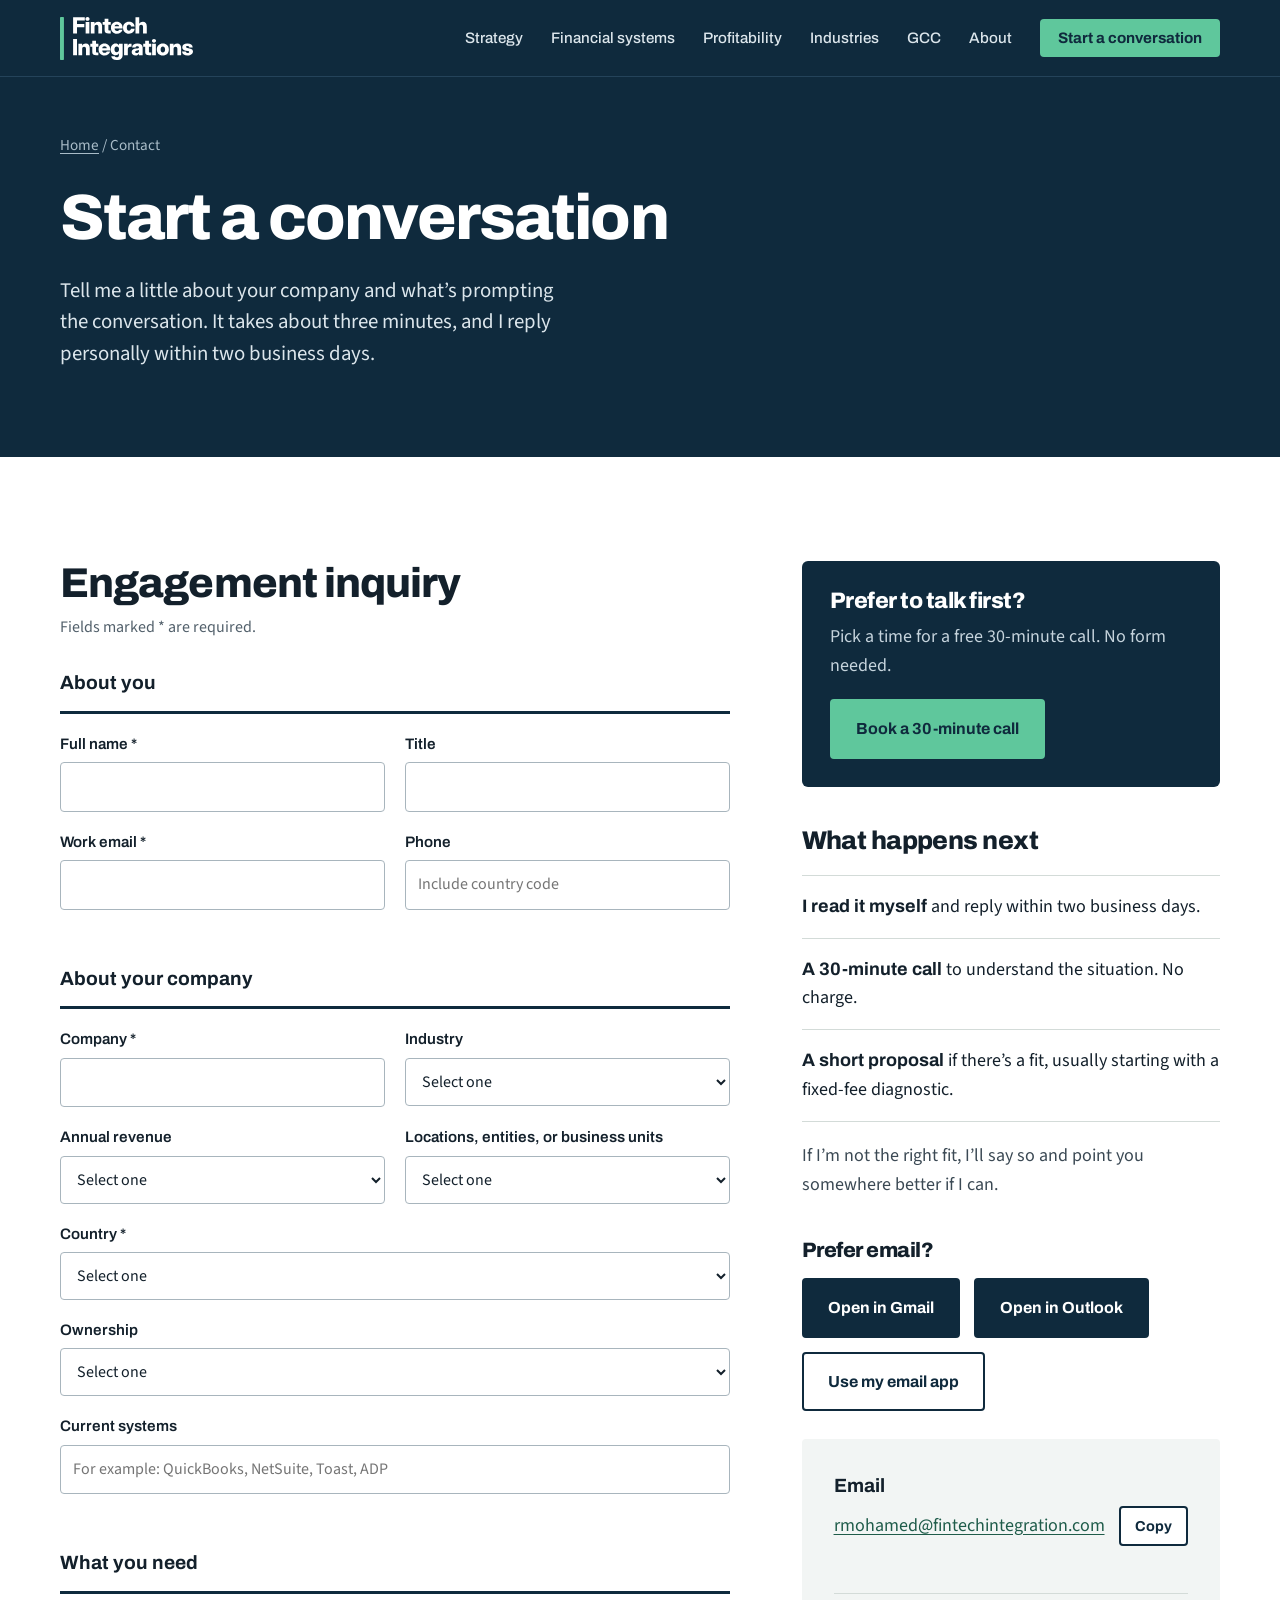
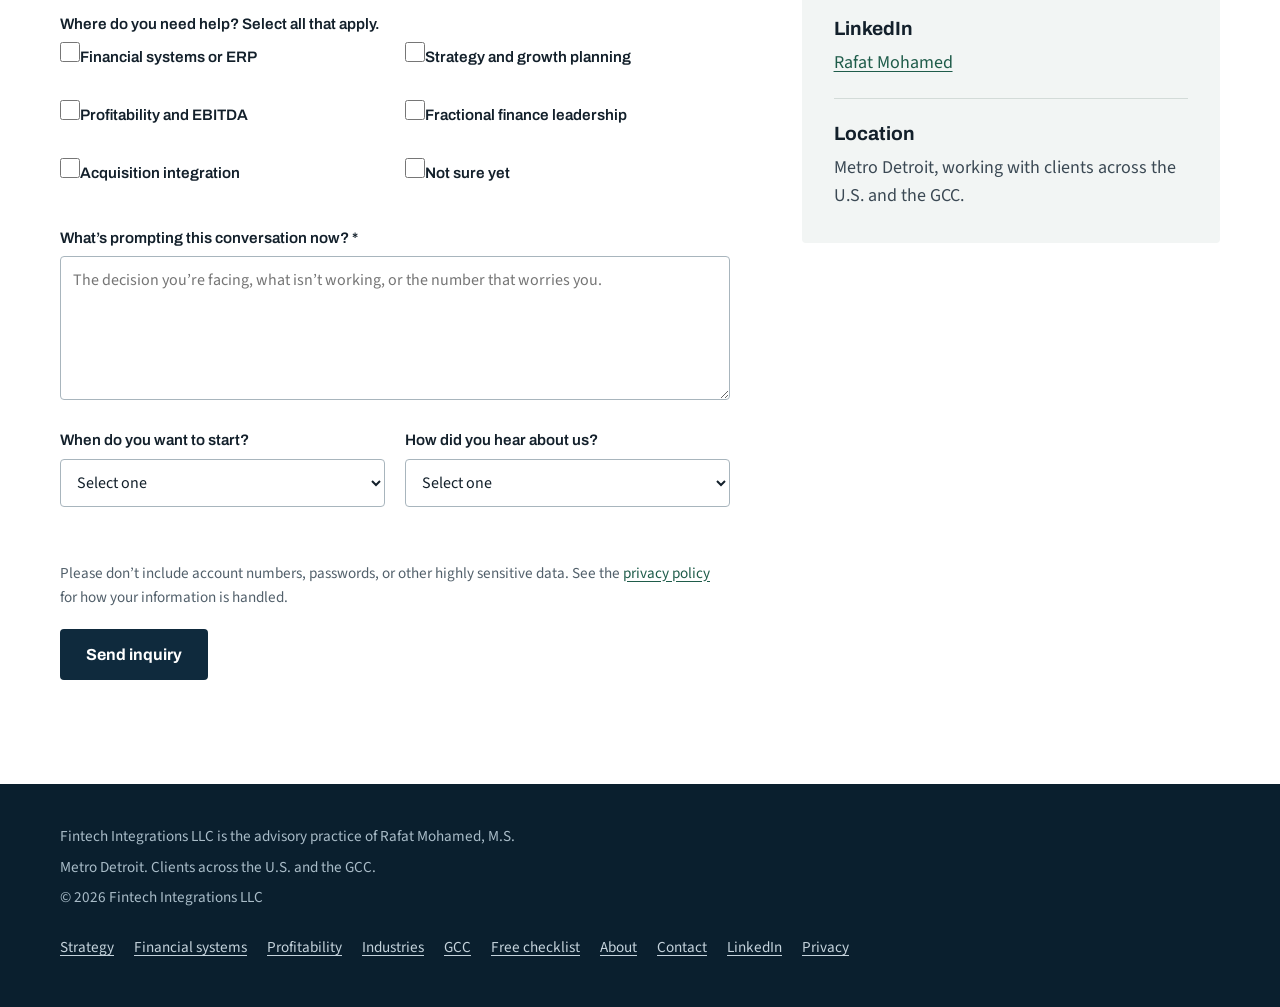
<file: contact/index.html>
<!doctype html>
<html lang="en" class="no-js">
<head>
<script async src="https://www.googletagmanager.com/gtm.js?id=GTM-N2VRJG69"></script>
<script>
  window.dataLayer = window.dataLayer || [];
  function gtag(){dataLayer.push(arguments);}
  gtag('js', new Date());
</script>
<meta charset="utf-8">
<meta name="viewport" content="width=device-width, initial-scale=1">
<title>Contact | Fintech Integrations</title>
<meta name="description" content="Contact Rafat Mohamed about strategy, financial systems, and EBITDA improvement for your company.">
<link rel="canonical" href="https://fintechintegration.com/contact/">
<meta property="og:type" content="website">
<meta property="og:site_name" content="Fintech Integrations">
<meta property="og:title" content="Contact Fintech Integrations">
<meta property="og:description" content="Contact Rafat Mohamed about strategy, financial systems, and EBITDA improvement for your company.">
<meta property="og:url" content="https://fintechintegration.com/contact/">
<meta property="og:image" content="https://fintechintegration.com/assets/og-image.png">
<meta name="twitter:card" content="summary_large_image">
<link rel="icon" href="/assets/favicon.svg" type="image/svg+xml">
<link rel="apple-touch-icon" href="/assets/apple-touch-icon.png">
<meta name="theme-color" content="#0F2A3D">
<link rel="preconnect" href="https://fonts.googleapis.com">
<link rel="preconnect" href="https://fonts.gstatic.com" crossorigin>
<link href="https://fonts.googleapis.com/css2?family=Archivo:wght@500;600;700;800&family=Source+Sans+3:wght@400;600&display=swap" rel="stylesheet">
<link rel="stylesheet" href="/assets/styles.css">
<link rel="alternate" type="text/markdown" title="LLM-friendly summary" href="/llms.txt">
<script type="application/ld+json">
{
  "@context": "https://schema.org",
  "@graph": [
    {
      "@type": "BreadcrumbList",
      "itemListElement": [
        {
          "@type": "ListItem",
          "position": 1,
          "name": "Home",
          "item": "https://fintechintegration.com/"
        },
        {
          "@type": "ListItem",
          "position": 2,
          "name": "Contact",
          "item": "https://fintechintegration.com/contact/"
        }
      ]
    },
    {
      "@type": "ContactPage",
      "url": "https://fintechintegration.com/contact/",
      "name": "Contact Fintech Integrations",
      "about": {
        "@type": "ProfessionalService",
        "@id": "https://fintechintegration.com/#business",
        "name": "Fintech Integrations",
        "url": "https://fintechintegration.com/",
        "email": "rmohamed@fintechintegration.com"
      }
    }
  ]
}
</script>
</head>
<body>
<a class="skip-link" href="#main">Skip to content</a>

<header class="site-header">
  <div class="wrap">
    <a class="brand" href="/">
      <img src="/assets/logo-white.svg" alt="Fintech Integrations home" width="133" height="43">
    </a>
    <button class="nav-toggle" type="button" aria-expanded="false" aria-controls="site-nav">Menu</button>
    <nav class="site-nav" id="site-nav" aria-label="Main">
      <ul>
        <li><a href="/services/strategy-growth/">Strategy</a></li>
        <li><a href="/services/financial-systems/">Financial systems</a></li>
        <li><a href="/services/profitability-ebitda/">Profitability</a></li>
        <li><a href="/industries/">Industries</a></li>
        <li><a href="/gcc/">GCC</a></li>
        <li><a href="/about/">About</a></li>
        <li><a class="nav-cta" href="/contact/" aria-current="page">Start a conversation</a></li>
      </ul>
    </nav>
  </div>
</header>

<main id="main">
  <section class="dark page-head">
    <div class="wrap">
      <nav class="crumbs" aria-label="Breadcrumb"><a href="/">Home</a> / Contact</nav>
      <h1>Start a conversation</h1>
      <p class="lede">Tell me a little about your company and what&#8217;s prompting the conversation. It takes about three minutes, and I reply personally within two business days.</p>
    </div>
  </section>

  <section class="section">
    <div class="wrap intake-layout">
      <div>
        <h2 style="margin-bottom: 8px;">Engagement inquiry</h2>
        <p style="color: var(--muted); font-size: 1rem; margin-bottom: 28px;">Fields marked <span aria-hidden="true">*</span><span class="sr-only">with an asterisk</span> are required.</p>
        <form class="intake" id="intake" action="https://formspree.io/f/mqpqqjda" method="POST" novalidate>
          <input type="hidden" name="_subject" value="New engagement inquiry from fintechintegration.com">
          <div class="hp" aria-hidden="true"><label>Leave this field empty <input type="text" name="_gotcha" tabindex="-1" autocomplete="off"></label></div>

          <fieldset>
            <legend>About you</legend>
            <div class="field-row">
              <div class="field"><label for="f-name">Full name *</label><input id="f-name" name="name" type="text" autocomplete="name" required></div>
              <div class="field"><label for="f-title">Title</label><input id="f-title" name="title" type="text" autocomplete="organization-title"></div>
            </div>
            <div class="field-row">
              <div class="field"><label for="f-email">Work email *</label><input id="f-email" name="email" type="email" autocomplete="email" required></div>
              <div class="field"><label for="f-phone">Phone</label><input id="f-phone" name="phone" type="tel" autocomplete="tel" placeholder="Include country code"></div>
            </div>
          </fieldset>

          <fieldset>
            <legend>About your company</legend>
            <div class="field-row">
              <div class="field"><label for="f-company">Company *</label><input id="f-company" name="company" type="text" autocomplete="organization" required></div>
              <div class="field"><label for="f-industry">Industry</label><select id="f-industry" name="industry"><option value="" disabled selected>Select one</option><option>Multi-unit retail or restaurants</option><option>Franchise system</option><option>Logistics or distribution</option><option>Consumer products or manufacturing</option><option>Healthcare or insurance</option><option>Professional services</option><option>Other</option></select></div>
            </div>
            <div class="field-row">
              <div class="field"><label for="f-revenue">Annual revenue</label><select id="f-revenue" name="revenue"><option value="" disabled selected>Select one</option><option>Under $10M</option><option>$10M to $50M</option><option>$50M to $250M</option><option>Over $250M</option><option>Prefer not to say</option></select></div>
              <div class="field"><label for="f-locations">Locations, entities, or business units</label><select id="f-locations" name="locations"><option value="" disabled selected>Select one</option><option>1</option><option>2 to 10</option><option>11 to 50</option><option>More than 50</option></select></div>
            </div>
            <div class="field"><label for="f-country">Country *</label><select id="f-country" name="country" required><option value="" disabled selected>Select one</option><option>United States</option><option>Saudi Arabia</option><option>United Arab Emirates</option><option>Qatar</option><option>Kuwait</option><option>Bahrain</option><option>Oman</option><option>Other</option></select></div>
            <div class="field"><label for="f-ownership">Ownership</label><select id="f-ownership" name="ownership"><option value="" disabled selected>Select one</option><option>Owner-led or family</option><option>Private equity-backed</option><option>Venture-backed</option><option>Public</option><option>Other</option></select></div>
            <div class="field"><label for="f-systems">Current systems</label><input id="f-systems" name="systems" type="text" placeholder="For example: QuickBooks, NetSuite, Toast, ADP"></div>
          </fieldset>

          <fieldset>
            <legend>What you need</legend>
            <div class="field">
              <span class="label-text" id="help-label">Where do you need help? Select all that apply.</span>
              <div class="check-grid" role="group" aria-labelledby="help-label">
            <label class="check"><input type="checkbox" name="help_with" value="Financial systems or ERP"><span>Financial systems or ERP</span></label>
            <label class="check"><input type="checkbox" name="help_with" value="Strategy and growth planning"><span>Strategy and growth planning</span></label>
            <label class="check"><input type="checkbox" name="help_with" value="Profitability and EBITDA"><span>Profitability and EBITDA</span></label>
            <label class="check"><input type="checkbox" name="help_with" value="Fractional finance leadership"><span>Fractional finance leadership</span></label>
            <label class="check"><input type="checkbox" name="help_with" value="Acquisition integration"><span>Acquisition integration</span></label>
            <label class="check"><input type="checkbox" name="help_with" value="Not sure yet"><span>Not sure yet</span></label>
              </div>
            </div>
            <div class="field"><label for="f-situation">What&#8217;s prompting this conversation now? *</label><textarea id="f-situation" name="situation" rows="5" required placeholder="The decision you&#8217;re facing, what isn&#8217;t working, or the number that worries you."></textarea></div>
            <div class="field-row">
              <div class="field"><label for="f-timing">When do you want to start?</label><select id="f-timing" name="timing"><option value="" disabled selected>Select one</option><option>Within 30 days</option><option>In 1 to 3 months</option><option>In 3 to 6 months</option><option>Just exploring</option></select></div>
              <div class="field"><label for="f-source">How did you hear about us?</label><select id="f-source" name="source"><option value="" disabled selected>Select one</option><option>Referral</option><option>LinkedIn</option><option>Google search</option><option>Google ad</option><option>Event</option><option>Other</option></select></div>
            </div>
          </fieldset>

          <p class="form-note">Please don&#8217;t include account numbers, passwords, or other highly sensitive data. See the <a href="/privacy/">privacy policy</a> for how your information is handled.</p>
          <button class="button solid" type="submit">Send inquiry</button>
          <div class="form-status" id="intake-status" role="status" aria-live="polite" tabindex="-1"></div>
        </form>
      </div>

      <aside>
        <div class="book-box">
          <h2 style="margin-bottom: 10px; font-size: 1.4rem;">Prefer to talk first?</h2>
          <p style="margin-bottom: 18px;">Pick a time for a free 30-minute call. No form needed.</p>
          <a class="button" href="https://calendar.app.google/FNnxUF7bjHvso6iX9" target="_blank" rel="noopener" data-track="contact_sidebar">Book a 30-minute call<span class="sr-only"> (opens in a new tab)</span></a>
        </div>
        <h2 style="margin: 40px 0 20px; font-size: 1.6rem;">What happens next</h2>
        <ul class="rule-list">
          <li><strong>I read it myself</strong> and reply within two business days.</li>
          <li><strong>A 30-minute call</strong> to understand the situation. No charge.</li>
          <li><strong>A short proposal</strong> if there&#8217;s a fit, usually starting with a fixed-fee diagnostic.</li>
        </ul>
        <p style="color: var(--body); margin-top: 20px;">If I&#8217;m not the right fit, I&#8217;ll say so and point you somewhere better if I can.</p>
        <h2 style="margin: 40px 0 16px; font-size: 1.3rem;">Prefer email?</h2>
        <div class="actions">
          <a class="button solid" href="https://mail.google.com/mail/?view=cm&amp;fs=1&amp;to=rmohamed@fintechintegration.com&amp;su=Advisory%20inquiry&amp;body=Company%3A%0D%0ARevenue%20and%20number%20of%20locations%20or%20entities%3A%0D%0ASystems%20(ERP%2C%20POS%2C%20accounting)%3A%0D%0AThe%20decision%20or%20number%20that%20worries%20you%3A%0D%0A" target="_blank" rel="noopener">Open in Gmail</a>
          <a class="button solid" href="https://outlook.office.com/mail/deeplink/compose?to=rmohamed@fintechintegration.com&amp;subject=Advisory%20inquiry&amp;body=Company%3A%0D%0ARevenue%20and%20number%20of%20locations%20or%20entities%3A%0D%0ASystems%20(ERP%2C%20POS%2C%20accounting)%3A%0D%0AThe%20decision%20or%20number%20that%20worries%20you%3A%0D%0A" target="_blank" rel="noopener">Open in Outlook</a>
          <a class="button outline" href="mailto:rmohamed@fintechintegration.com?subject=Advisory%20inquiry&amp;body=Company%3A%0D%0ARevenue%20and%20number%20of%20locations%20or%20entities%3A%0D%0ASystems%20(ERP%2C%20POS%2C%20accounting)%3A%0D%0AThe%20decision%20or%20number%20that%20worries%20you%3A%0D%0A">Use my email app</a>
        </div>
        <div style="margin-top: 28px;">
        <div class="panel">
          <div><strong>Email</strong><span><span class="copy-row"><a href="mailto:rmohamed@fintechintegration.com">rmohamed@fintechintegration.com</a><button class="copy-btn" type="button" data-copy="rmohamed@fintechintegration.com">Copy</button></span><span class="copy-status" role="status" aria-live="polite"></span></span></div>
          <div><strong>LinkedIn</strong><span><a href="https://www.linkedin.com/in/rafat-mohamed/" rel="me">Rafat Mohamed</a></span></div>
          <div><strong>Location</strong><span>Metro Detroit, working with clients across the U.S. and the GCC.</span></div>
        </div>
        </div>
      </aside>
    </div>
  </section>
</main>

<footer class="site-footer">
  <div class="wrap">
    <div>
      <p>Fintech Integrations LLC is the advisory practice of Rafat Mohamed, M.S.</p>
      <p>Metro Detroit. Clients across the U.S. and the GCC.</p>
      <p>&copy; 2026 Fintech Integrations LLC</p>
    </div>
    <ul>
      <li><a href="/services/strategy-growth/">Strategy</a></li>
      <li><a href="/services/financial-systems/">Financial systems</a></li>
      <li><a href="/services/profitability-ebitda/">Profitability</a></li>
      <li><a href="/industries/">Industries</a></li>
      <li><a href="/gcc/">GCC</a></li>
      <li><a href="/ebitda-leak-checklist/">Free checklist</a></li>
      <li><a href="/about/">About</a></li>
      <li><a href="/contact/">Contact</a></li>
      <li><a href="https://www.linkedin.com/in/rafat-mohamed/" rel="me">LinkedIn</a></li>
      <li><a href="/privacy/">Privacy</a></li>
    </ul>
  </div>
</footer>

<script src="/assets/site.js" defer></script>
</body>
</html>
</file>
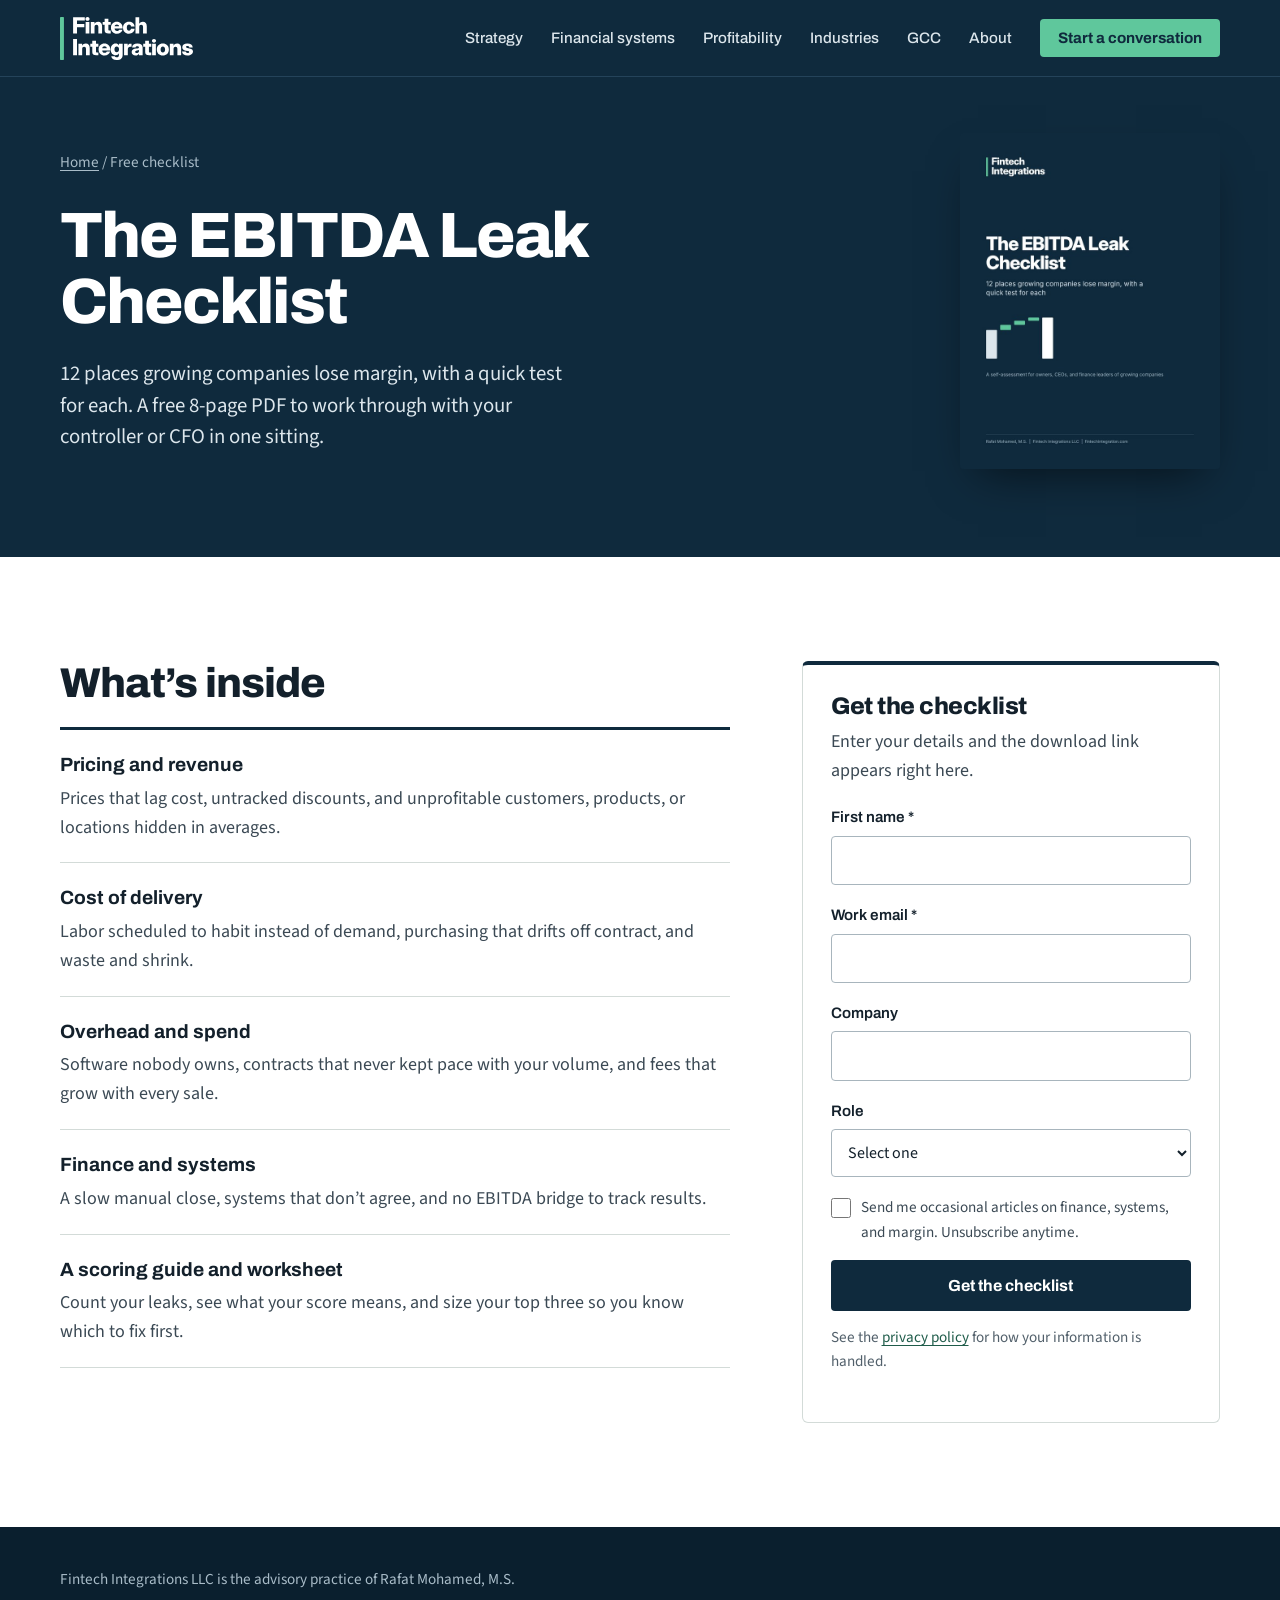
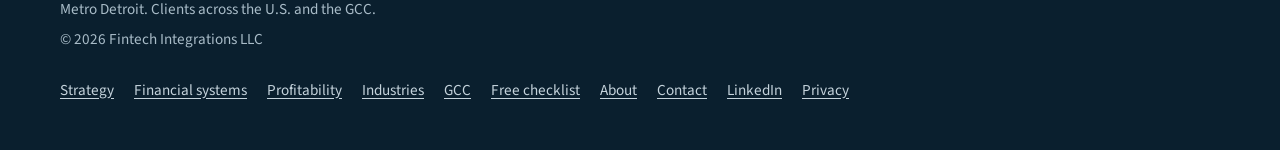
<file: ebitda-leak-checklist/index.html>
<!doctype html>
<html lang="en" class="no-js">
<head>
<script async src="https://www.googletagmanager.com/gtm.js?id=GTM-N2VRJG69"></script>
<script>
  window.dataLayer = window.dataLayer || [];
  function gtag(){dataLayer.push(arguments);}
  gtag('js', new Date());
</script>
<meta charset="utf-8">
<meta name="viewport" content="width=device-width, initial-scale=1">
<title>The EBITDA Leak Checklist: 12 Places Growing Companies Lose Margin | Fintech Integrations</title>
<meta name="description" content="Free 8-page checklist: 12 places growing companies lose margin, with a quick test for each, a scoring guide, and a worksheet to size what each leak is worth.">
<link rel="canonical" href="https://fintechintegration.com/ebitda-leak-checklist/">
<meta property="og:type" content="website">
<meta property="og:site_name" content="Fintech Integrations">
<meta property="og:title" content="The EBITDA Leak Checklist">
<meta property="og:description" content="Free 8-page checklist: 12 places growing companies lose margin, with a quick test for each, a scoring guide, and a worksheet to size what each leak is worth.">
<meta property="og:url" content="https://fintechintegration.com/ebitda-leak-checklist/">
<meta property="og:image" content="https://fintechintegration.com/assets/og-image.png">
<meta name="twitter:card" content="summary_large_image">
<link rel="icon" href="/assets/favicon.svg" type="image/svg+xml">
<link rel="apple-touch-icon" href="/assets/apple-touch-icon.png">
<meta name="theme-color" content="#0F2A3D">
<link rel="preconnect" href="https://fonts.googleapis.com">
<link rel="preconnect" href="https://fonts.gstatic.com" crossorigin>
<link href="https://fonts.googleapis.com/css2?family=Archivo:wght@500;600;700;800&family=Source+Sans+3:wght@400;600&display=swap" rel="stylesheet">
<link rel="stylesheet" href="/assets/styles.css">
<link rel="alternate" type="text/markdown" title="LLM-friendly summary" href="/llms.txt">
<script type="application/ld+json">
{
  "@context": "https://schema.org",
  "@graph": [
    {
      "@type": "BreadcrumbList",
      "itemListElement": [
        {
          "@type": "ListItem",
          "position": 1,
          "name": "Home",
          "item": "https://fintechintegration.com/"
        },
        {
          "@type": "ListItem",
          "position": 2,
          "name": "Free checklist",
          "item": "https://fintechintegration.com/ebitda-leak-checklist/"
        }
      ]
    }
  ]
}
</script>
</head>
<body>
<a class="skip-link" href="#main">Skip to content</a>

<header class="site-header">
  <div class="wrap">
    <a class="brand" href="/">
      <img src="/assets/logo-white.svg" alt="Fintech Integrations home" width="133" height="43">
    </a>
    <button class="nav-toggle" type="button" aria-expanded="false" aria-controls="site-nav">Menu</button>
    <nav class="site-nav" id="site-nav" aria-label="Main">
      <ul>
        <li><a href="/services/strategy-growth/">Strategy</a></li>
        <li><a href="/services/financial-systems/">Financial systems</a></li>
        <li><a href="/services/profitability-ebitda/">Profitability</a></li>
        <li><a href="/industries/">Industries</a></li>
        <li><a href="/gcc/">GCC</a></li>
        <li><a href="/about/">About</a></li>
        <li><a class="nav-cta" href="/contact/">Start a conversation</a></li>
      </ul>
    </nav>
  </div>
</header>

<main id="main">
  <section class="dark page-head">
    <div class="wrap checklist-hero">
      <div>
        <nav class="crumbs" aria-label="Breadcrumb"><a href="/">Home</a> / Free checklist</nav>
        <h1>The EBITDA Leak Checklist</h1>
        <p class="lede">12 places growing companies lose margin, with a quick test for each. A free 8-page PDF to work through with your controller or CFO in one sitting.</p>
      </div>
      <img class="checklist-hero-cover" src="/assets/checklist-cover.jpg" alt="Cover of The EBITDA Leak Checklist" width="640" height="828">
    </div>
  </section>

  <section class="section">
    <div class="wrap intake-layout">
      <div>
        <h2 style="margin-bottom: 20px;">What&#8217;s inside</h2>
        <ul class="rule-list heavy">
          <li><strong>Pricing and revenue</strong><span>Prices that lag cost, untracked discounts, and unprofitable customers, products, or locations hidden in averages.</span></li>
          <li><strong>Cost of delivery</strong><span>Labor scheduled to habit instead of demand, purchasing that drifts off contract, and waste and shrink.</span></li>
          <li><strong>Overhead and spend</strong><span>Software nobody owns, contracts that never kept pace with your volume, and fees that grow with every sale.</span></li>
          <li><strong>Finance and systems</strong><span>A slow manual close, systems that don&#8217;t agree, and no EBITDA bridge to track results.</span></li>
          <li><strong>A scoring guide and worksheet</strong><span>Count your leaks, see what your score means, and size your top three so you know which to fix first.</span></li>
        </ul>
      </div>

      <div>
        <div class="get-box" id="checklist-box">
          <h2 style="margin-bottom: 8px; font-size: 1.5rem;">Get the checklist</h2>
          <p style="color: var(--body); margin-bottom: 20px;">Enter your details and the download link appears right here.</p>
          <form class="intake" id="checklist-form" action="https://formspree.io/f/mqpqqjda" method="POST" novalidate>
            <input type="hidden" name="_subject" value="Checklist download: The EBITDA Leak Checklist">
            <input type="hidden" name="form_type" value="checklist_download">
            <div class="hp" aria-hidden="true"><label>Leave this field empty <input type="text" name="_gotcha" tabindex="-1" autocomplete="off"></label></div>
            <div class="field"><label for="c-name">First name *</label><input id="c-name" name="name" type="text" autocomplete="given-name" required></div>
            <div class="field"><label for="c-email">Work email *</label><input id="c-email" name="email" type="email" autocomplete="email" required></div>
            <div class="field"><label for="c-company">Company</label><input id="c-company" name="company" type="text" autocomplete="organization"></div>
            <div class="field"><label for="c-role">Role</label><select id="c-role" name="role"><option value="" disabled selected>Select one</option><option>Owner or CEO</option><option>CFO or finance leader</option><option>Controller or accounting</option><option>Operations leader</option><option>Investor or board member</option><option>Other</option></select></div>
            <label class="check consent"><input type="checkbox" name="updates_opt_in" value="yes"><span>Send me occasional articles on finance, systems, and margin. Unsubscribe anytime.</span></label>
            <button class="button solid" type="submit" style="width: 100%; margin-top: 8px;">Get the checklist</button>
            <p class="form-note" style="margin-top: 14px;">See the <a href="/privacy/">privacy policy</a> for how your information is handled.</p>
            <div class="form-status" id="checklist-status" role="status" aria-live="polite" tabindex="-1"></div>
          </form>
          <div class="checklist-success" id="checklist-success" hidden tabindex="-1">
            <h2 style="margin-bottom: 10px; font-size: 1.5rem;">Your checklist is ready</h2>
            <p style="color: var(--body);">Thank you. Download it below and work through it with whoever knows your numbers best.</p>
            <a class="button solid" href="/downloads/ebitda-leak-checklist.pdf" download data-track="checklist_page">Download the PDF</a>
            <div class="book-box" style="margin-top: 28px;">
              <h3 style="margin-bottom: 8px; font-size: 1.2rem;">Want help sizing your leaks?</h3>
              <p style="margin-bottom: 16px;">Bring your completed checklist to a free 30-minute call.</p>
              <a class="button" href="https://calendar.app.google/FNnxUF7bjHvso6iX9" target="_blank" rel="noopener" data-track="checklist_success">Book a 30-minute call<span class="sr-only"> (opens in a new tab)</span></a>
            </div>
          </div>
        </div>
      </div>
    </div>
  </section>
</main>

<footer class="site-footer">
  <div class="wrap">
    <div>
      <p>Fintech Integrations LLC is the advisory practice of Rafat Mohamed, M.S.</p>
      <p>Metro Detroit. Clients across the U.S. and the GCC.</p>
      <p>&copy; 2026 Fintech Integrations LLC</p>
    </div>
    <ul>
      <li><a href="/services/strategy-growth/">Strategy</a></li>
      <li><a href="/services/financial-systems/">Financial systems</a></li>
      <li><a href="/services/profitability-ebitda/">Profitability</a></li>
      <li><a href="/industries/">Industries</a></li>
      <li><a href="/gcc/">GCC</a></li>
      <li><a href="/ebitda-leak-checklist/">Free checklist</a></li>
      <li><a href="/about/">About</a></li>
      <li><a href="/contact/">Contact</a></li>
      <li><a href="https://www.linkedin.com/in/rafat-mohamed/" rel="me">LinkedIn</a></li>
      <li><a href="/privacy/">Privacy</a></li>
    </ul>
  </div>
</footer>

<script src="/assets/site.js" defer></script>
</body>
</html>
</file>
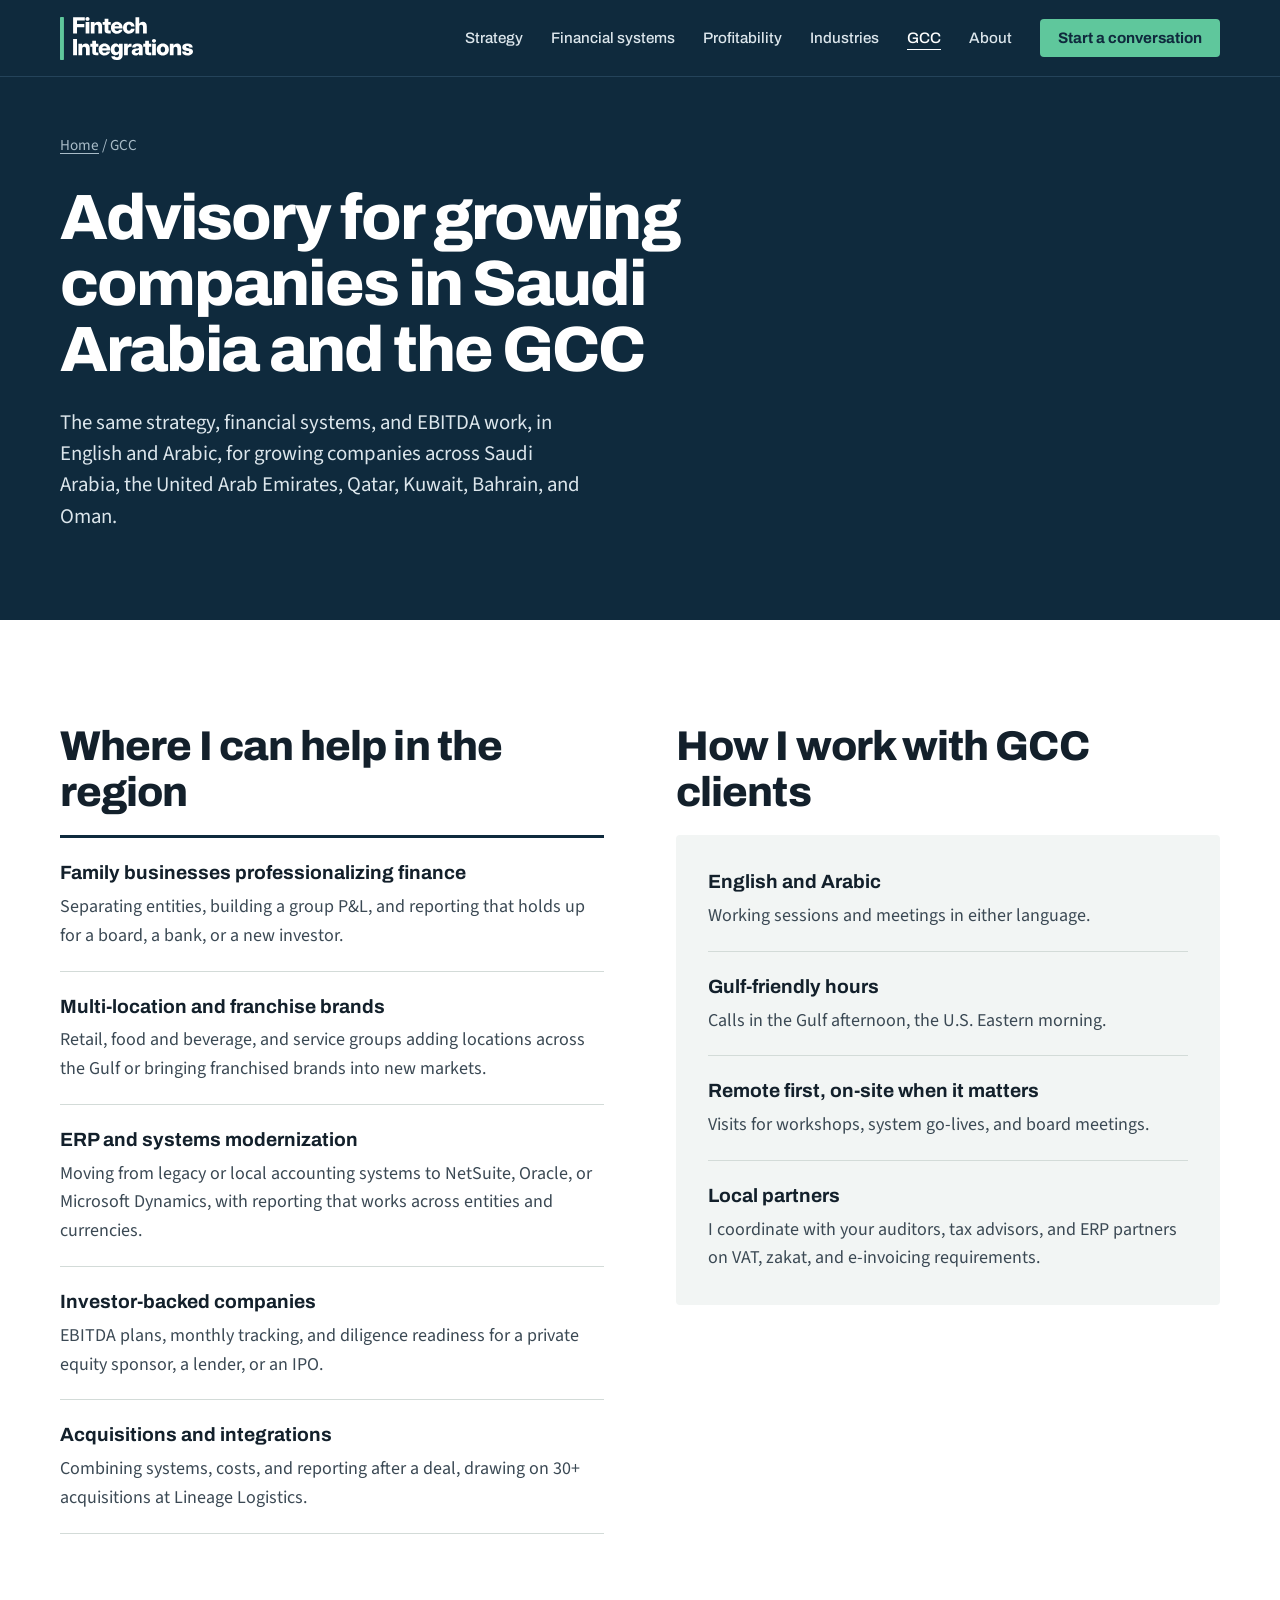
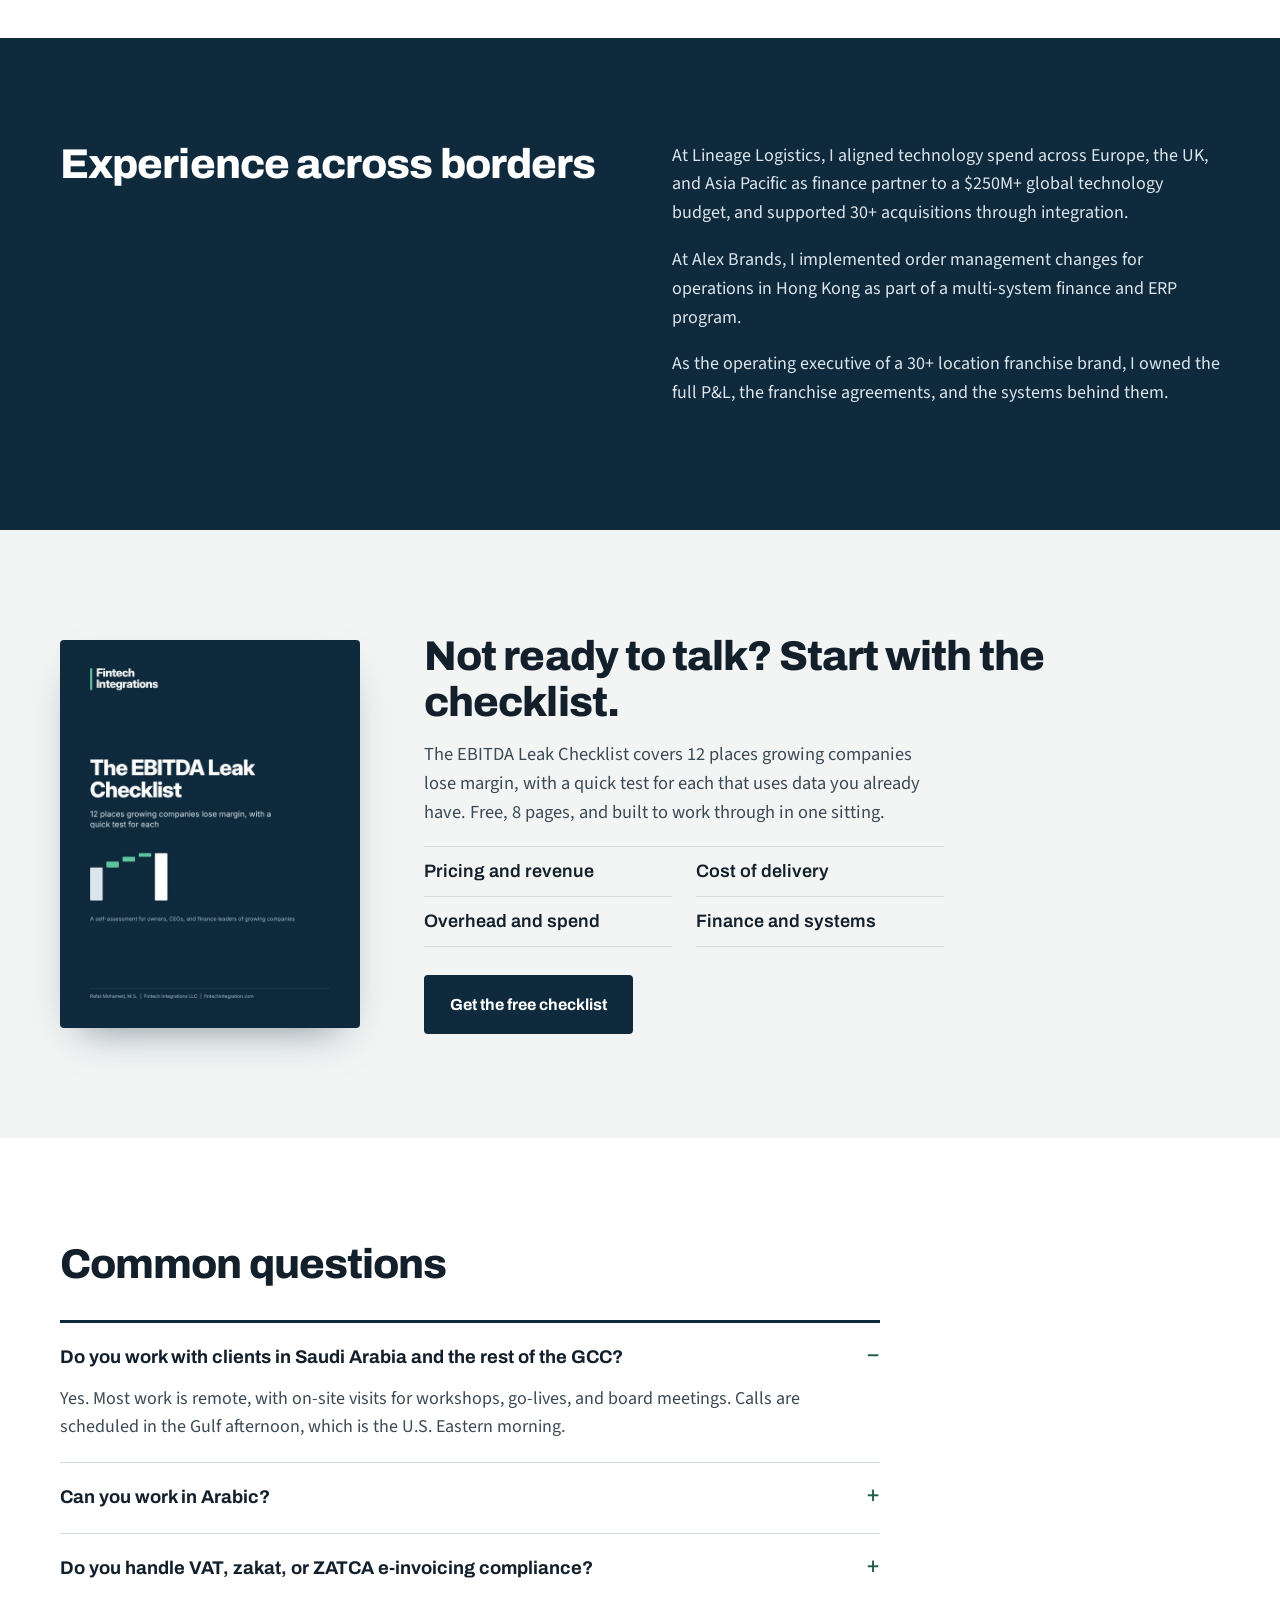
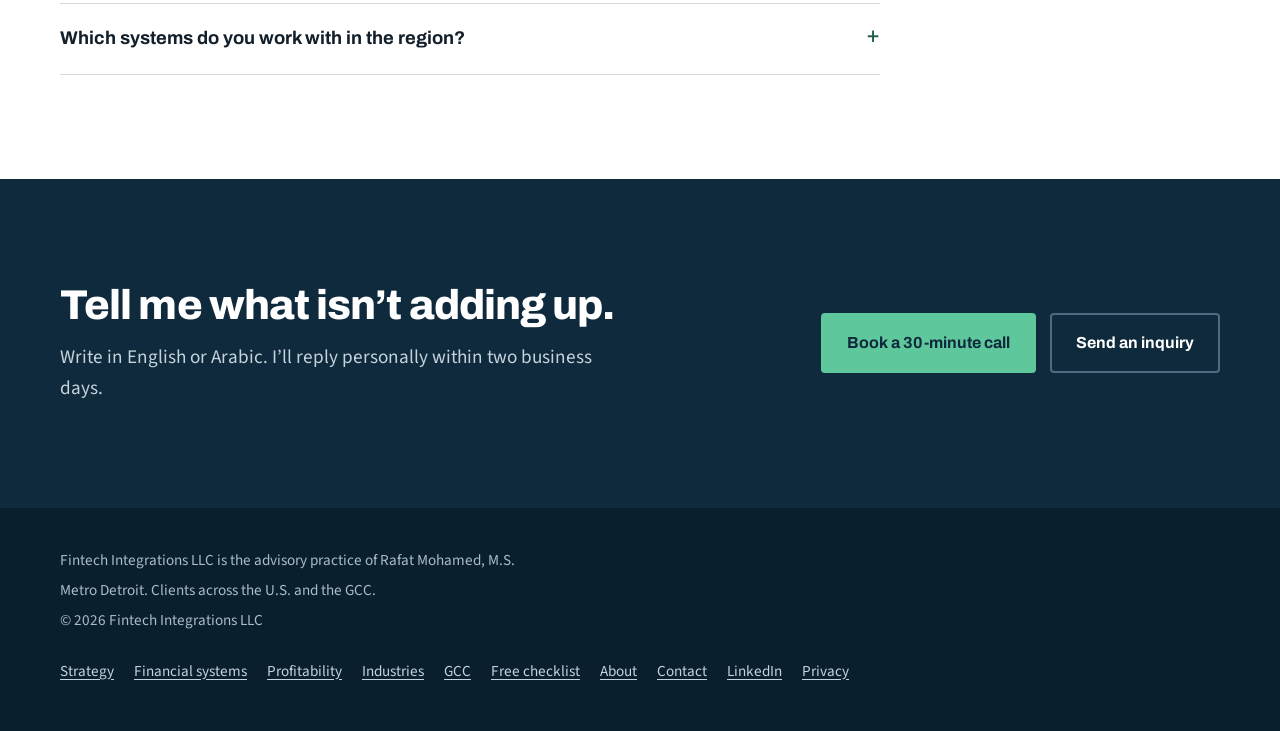
<file: gcc/index.html>
<!doctype html>
<html lang="en" class="no-js">
<head>
<script async src="https://www.googletagmanager.com/gtm.js?id=GTM-N2VRJG69"></script>
<script>
  window.dataLayer = window.dataLayer || [];
  function gtag(){dataLayer.push(arguments);}
  gtag('js', new Date());
</script>
<meta charset="utf-8">
<meta name="viewport" content="width=device-width, initial-scale=1">
<title>Finance, ERP, and EBITDA Advisory in Saudi Arabia and the GCC | Fintech Integrations</title>
<meta name="description" content="Strategy, financial systems, ERP, and EBITDA improvement advisory in English and Arabic for growing companies in Saudi Arabia, the UAE, Qatar, Kuwait, Bahrain, and Oman.">
<link rel="canonical" href="https://fintechintegration.com/gcc/">
<meta property="og:type" content="website">
<meta property="og:site_name" content="Fintech Integrations">
<meta property="og:title" content="Advisory for growing companies in Saudi Arabia and the GCC">
<meta property="og:description" content="Strategy, financial systems, ERP, and EBITDA improvement advisory in English and Arabic for growing companies in Saudi Arabia, the UAE, Qatar, Kuwait, Bahrain, and Oman.">
<meta property="og:url" content="https://fintechintegration.com/gcc/">
<meta property="og:image" content="https://fintechintegration.com/assets/og-image.png">
<meta name="twitter:card" content="summary_large_image">
<link rel="icon" href="/assets/favicon.svg" type="image/svg+xml">
<link rel="apple-touch-icon" href="/assets/apple-touch-icon.png">
<meta name="theme-color" content="#0F2A3D">
<link rel="preconnect" href="https://fonts.googleapis.com">
<link rel="preconnect" href="https://fonts.gstatic.com" crossorigin>
<link href="https://fonts.googleapis.com/css2?family=Archivo:wght@500;600;700;800&family=Source+Sans+3:wght@400;600&display=swap" rel="stylesheet">
<link rel="stylesheet" href="/assets/styles.css">
<link rel="alternate" type="text/markdown" title="LLM-friendly summary" href="/llms.txt">
<script type="application/ld+json">
{
  "@context": "https://schema.org",
  "@graph": [
    {
      "@type": "BreadcrumbList",
      "itemListElement": [
        {
          "@type": "ListItem",
          "position": 1,
          "name": "Home",
          "item": "https://fintechintegration.com/"
        },
        {
          "@type": "ListItem",
          "position": 2,
          "name": "GCC",
          "item": "https://fintechintegration.com/gcc/"
        }
      ]
    },
    {
      "@type": "Service",
      "name": "Finance, systems, and EBITDA advisory in the GCC",
      "serviceType": "Business and financial advisory",
      "provider": {
        "@type": "ProfessionalService",
        "@id": "https://fintechintegration.com/#business",
        "name": "Fintech Integrations",
        "url": "https://fintechintegration.com/"
      },
      "areaServed": [
        {
          "@type": "Country",
          "name": "Saudi Arabia"
        },
        {
          "@type": "Country",
          "name": "United Arab Emirates"
        },
        {
          "@type": "Country",
          "name": "Qatar"
        },
        {
          "@type": "Country",
          "name": "Kuwait"
        },
        {
          "@type": "Country",
          "name": "Bahrain"
        },
        {
          "@type": "Country",
          "name": "Oman"
        }
      ],
      "availableLanguage": [
        "English",
        "Arabic"
      ],
      "description": "Strategy, financial systems integration, ERP, and profitability and EBITDA improvement for growing companies in the GCC."
    },
    {
      "@type": "FAQPage",
      "mainEntity": [
        {
          "@type": "Question",
          "name": "Do you work with clients in Saudi Arabia and the rest of the GCC?",
          "acceptedAnswer": {
            "@type": "Answer",
            "text": "Yes. Most work is remote, with on-site visits for workshops, go-lives, and board meetings. Calls are scheduled in the Gulf afternoon, which is the U.S. Eastern morning."
          }
        },
        {
          "@type": "Question",
          "name": "Can you work in Arabic?",
          "acceptedAnswer": {
            "@type": "Answer",
            "text": "Yes. Working sessions and meetings can be in Arabic or English, so finance teams, owners, and executives can each work in the language they prefer."
          }
        },
        {
          "@type": "Question",
          "name": "Do you handle VAT, zakat, or ZATCA e-invoicing compliance?",
          "acceptedAnswer": {
            "@type": "Answer",
            "text": "I design the finance processes and systems, and I coordinate with your local tax advisor, auditor, and ERP partner, who are responsible for tax advice and compliance certification. I don\u2019t provide tax or legal advice."
          }
        },
        {
          "@type": "Question",
          "name": "Which systems do you work with in the region?",
          "acceptedAnswer": {
            "@type": "Answer",
            "text": "NetSuite, Oracle, and Microsoft Dynamics on the transaction side, and Power BI, Tableau, SQL, and Snowflake for reporting, including multi-entity and multi-currency setups."
          }
        }
      ]
    }
  ]
}
</script>
</head>
<body>
<a class="skip-link" href="#main">Skip to content</a>

<header class="site-header">
  <div class="wrap">
    <a class="brand" href="/">
      <img src="/assets/logo-white.svg" alt="Fintech Integrations home" width="133" height="43">
    </a>
    <button class="nav-toggle" type="button" aria-expanded="false" aria-controls="site-nav">Menu</button>
    <nav class="site-nav" id="site-nav" aria-label="Main">
      <ul>
        <li><a href="/services/strategy-growth/">Strategy</a></li>
        <li><a href="/services/financial-systems/">Financial systems</a></li>
        <li><a href="/services/profitability-ebitda/">Profitability</a></li>
        <li><a href="/industries/">Industries</a></li>
        <li><a href="/gcc/" aria-current="page">GCC</a></li>
        <li><a href="/about/">About</a></li>
        <li><a class="nav-cta" href="/contact/">Start a conversation</a></li>
      </ul>
    </nav>
  </div>
</header>

<main id="main">
  <section class="dark page-head">
    <div class="wrap">
      <nav class="crumbs" aria-label="Breadcrumb"><a href="/">Home</a> / GCC</nav>
      <h1>Advisory for growing companies in Saudi Arabia and the GCC</h1>
      <p class="lede">The same strategy, financial systems, and EBITDA work, in English and Arabic, for growing companies across Saudi Arabia, the United Arab Emirates, Qatar, Kuwait, Bahrain, and Oman.</p>
    </div>
  </section>

  <section class="section">
    <div class="wrap split-wide">
      <div>
        <h2 style="margin-bottom: 20px;">Where I can help in the region</h2>
        <ul class="rule-list heavy">
          <li><strong>Family businesses professionalizing finance</strong><span>Separating entities, building a group P&amp;L, and reporting that holds up for a board, a bank, or a new investor.</span></li>
          <li><strong>Multi-location and franchise brands</strong><span>Retail, food and beverage, and service groups adding locations across the Gulf or bringing franchised brands into new markets.</span></li>
          <li><strong>ERP and systems modernization</strong><span>Moving from legacy or local accounting systems to NetSuite, Oracle, or Microsoft Dynamics, with reporting that works across entities and currencies.</span></li>
          <li><strong>Investor-backed companies</strong><span>EBITDA plans, monthly tracking, and diligence readiness for a private equity sponsor, a lender, or an IPO.</span></li>
          <li><strong>Acquisitions and integrations</strong><span>Combining systems, costs, and reporting after a deal, drawing on 30+ acquisitions at Lineage Logistics.</span></li>
        </ul>
      </div>
      <div>
        <h2 style="margin-bottom: 20px;">How I work with GCC clients</h2>
        <div class="panel">
          <div><strong>English and Arabic</strong><span>Working sessions and meetings in either language.</span></div>
          <div><strong>Gulf-friendly hours</strong><span>Calls in the Gulf afternoon, the U.S. Eastern morning.</span></div>
          <div><strong>Remote first, on-site when it matters</strong><span>Visits for workshops, system go-lives, and board meetings.</span></div>
          <div><strong>Local partners</strong><span>I coordinate with your auditors, tax advisors, and ERP partners on VAT, zakat, and e-invoicing requirements.</span></div>
        </div>
      </div>
    </div>
  </section>

  <section class="dark section" aria-labelledby="proof">
    <div class="wrap split">
      <h2 id="proof">Experience across borders</h2>
      <div class="prose-dark">
        <p>At Lineage Logistics, I aligned technology spend across Europe, the UK, and Asia Pacific as finance partner to a $250M+ global technology budget, and supported 30+ acquisitions through integration.</p>
        <p>At Alex Brands, I implemented order management changes for operations in Hong Kong as part of a multi-system finance and ERP program.</p>
        <p>As the operating executive of a 30+ location franchise brand, I owned the full P&amp;L, the franchise agreements, and the systems behind them.</p>
      </div>
    </div>
  </section>

  <section class="mist section magnet" aria-labelledby="magnet-h">
    <div class="wrap magnet-wrap">
      <a class="magnet-cover" href="/ebitda-leak-checklist/" data-track="gcc" tabindex="-1" aria-hidden="true"><img src="/assets/checklist-cover.jpg" alt="" width="640" height="828" loading="lazy"></a>
      <div>
        <h2 id="magnet-h">Not ready to talk? Start with the checklist.</h2>
        <p class="magnet-lede">The EBITDA Leak Checklist covers 12 places growing companies lose margin, with a quick test for each that uses data you already have. Free, 8 pages, and built to work through in one sitting.</p>
        <ul class="magnet-list">
          <li>Pricing and revenue</li>
          <li>Cost of delivery</li>
          <li>Overhead and spend</li>
          <li>Finance and systems</li>
        </ul>
        <a class="button solid" href="/ebitda-leak-checklist/" data-track="gcc">Get the free checklist</a>
      </div>
    </div>
  </section>

  <section class="section" aria-labelledby="faq">
    <div class="wrap">
      <h2 id="faq" style="margin-bottom: 32px;">Common questions</h2>
      <div class="faq">
        <details open>
          <summary>Do you work with clients in Saudi Arabia and the rest of the GCC?</summary>
          <p>Yes. Most work is remote, with on-site visits for workshops, go-lives, and board meetings. Calls are scheduled in the Gulf afternoon, which is the U.S. Eastern morning.</p>
        </details>
        <details>
          <summary>Can you work in Arabic?</summary>
          <p>Yes. Working sessions and meetings can be in Arabic or English, so finance teams, owners, and executives can each work in the language they prefer.</p>
        </details>
        <details>
          <summary>Do you handle VAT, zakat, or ZATCA e-invoicing compliance?</summary>
          <p>I design the finance processes and systems, and I coordinate with your local tax advisor, auditor, and ERP partner, who are responsible for tax advice and compliance certification. I don&#8217;t provide tax or legal advice.</p>
        </details>
        <details>
          <summary>Which systems do you work with in the region?</summary>
          <p>NetSuite, Oracle, and Microsoft Dynamics on the transaction side, and Power BI, Tableau, SQL, and Snowflake for reporting, including multi-entity and multi-currency setups.</p>
        </details>
      </div>
    </div>
  </section>

  <section class="dark section cta" aria-labelledby="cta">
    <div class="wrap">
      <div class="text">
        <h2 id="cta">Tell me what isn&#8217;t adding up.</h2>
        <p>Write in English or Arabic. I&#8217;ll reply personally within two business days.</p>
      </div>
      <div class="actions">
        <a class="button" href="https://calendar.app.google/FNnxUF7bjHvso6iX9" target="_blank" rel="noopener" data-track="cta_band">Book a 30-minute call<span class="sr-only"> (opens in a new tab)</span></a>
        <a class="button ghost" href="/contact/">Send an inquiry</a>
      </div>
    </div>
  </section>
</main>

<footer class="site-footer">
  <div class="wrap">
    <div>
      <p>Fintech Integrations LLC is the advisory practice of Rafat Mohamed, M.S.</p>
      <p>Metro Detroit. Clients across the U.S. and the GCC.</p>
      <p>&copy; 2026 Fintech Integrations LLC</p>
    </div>
    <ul>
      <li><a href="/services/strategy-growth/">Strategy</a></li>
      <li><a href="/services/financial-systems/">Financial systems</a></li>
      <li><a href="/services/profitability-ebitda/">Profitability</a></li>
      <li><a href="/industries/">Industries</a></li>
      <li><a href="/gcc/">GCC</a></li>
      <li><a href="/ebitda-leak-checklist/">Free checklist</a></li>
      <li><a href="/about/">About</a></li>
      <li><a href="/contact/">Contact</a></li>
      <li><a href="https://www.linkedin.com/in/rafat-mohamed/" rel="me">LinkedIn</a></li>
      <li><a href="/privacy/">Privacy</a></li>
    </ul>
  </div>
</footer>

<script src="/assets/site.js" defer></script>
</body>
</html>
</file>
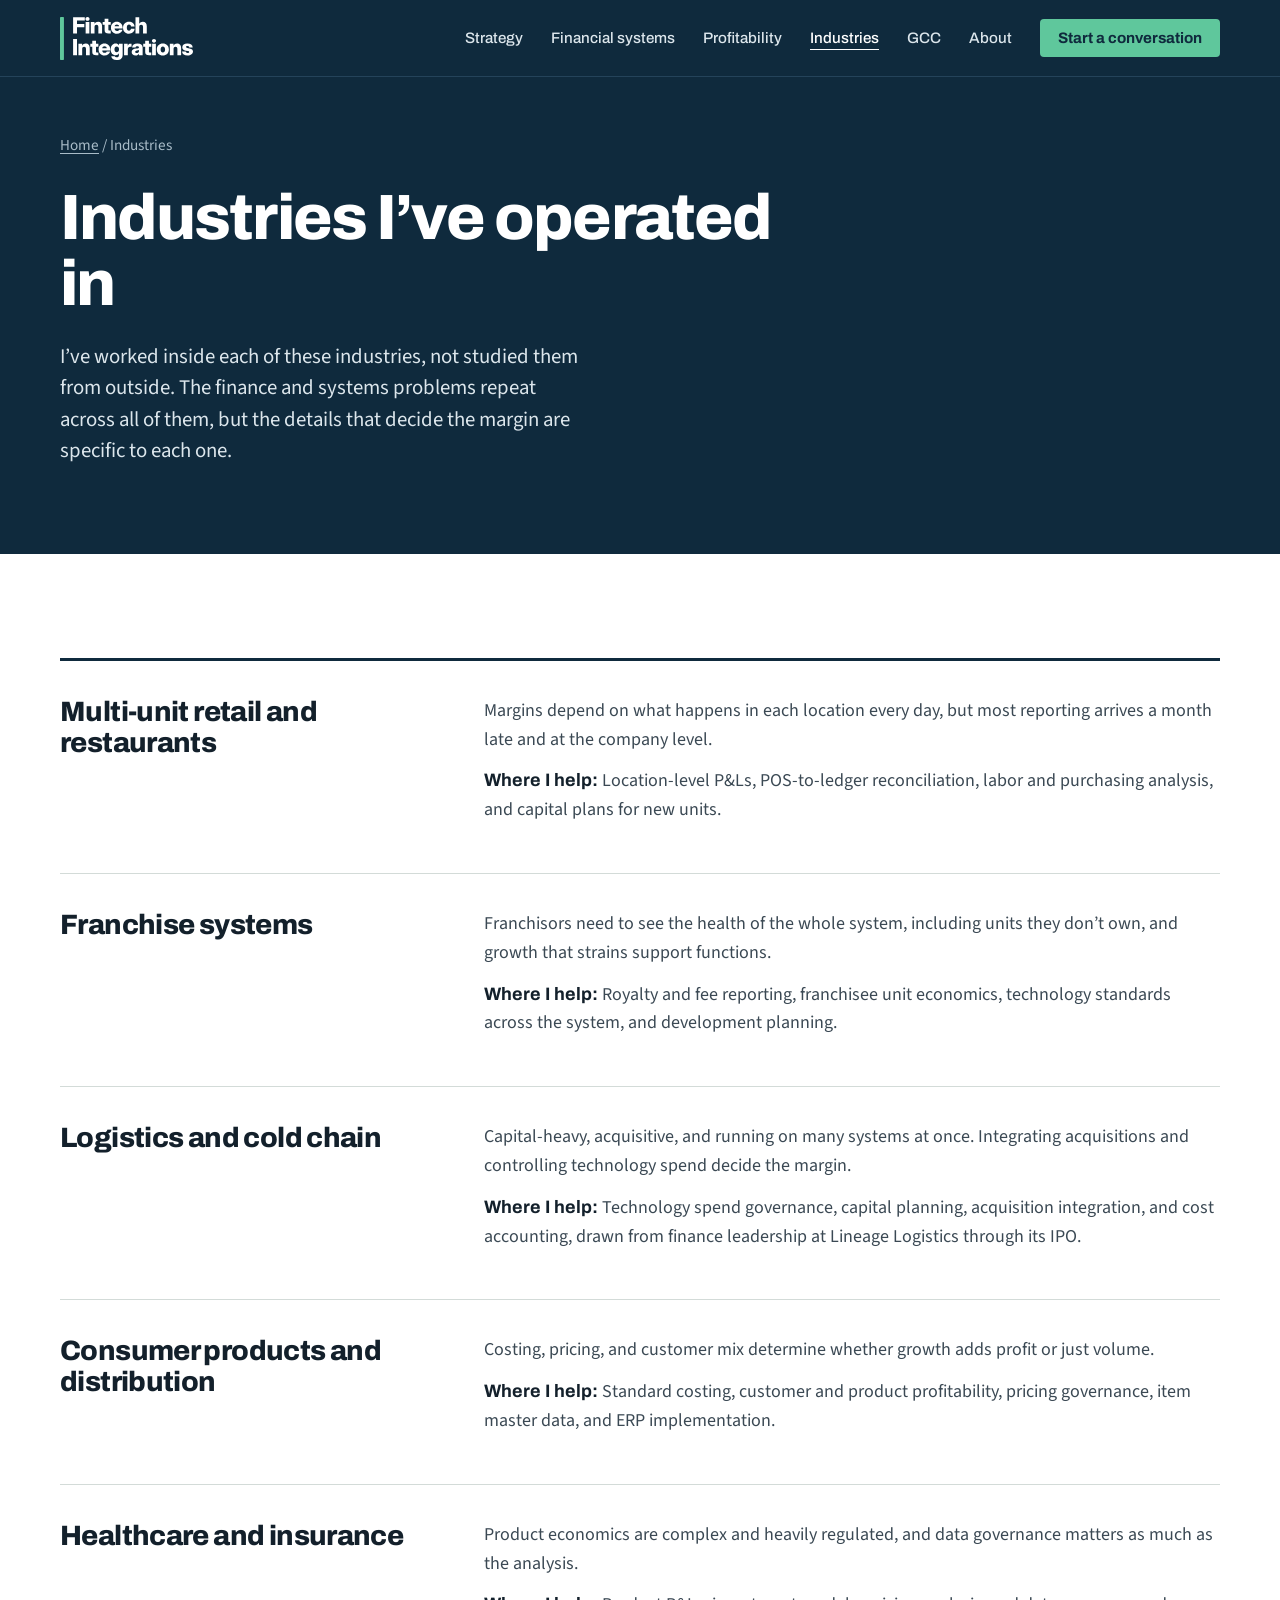
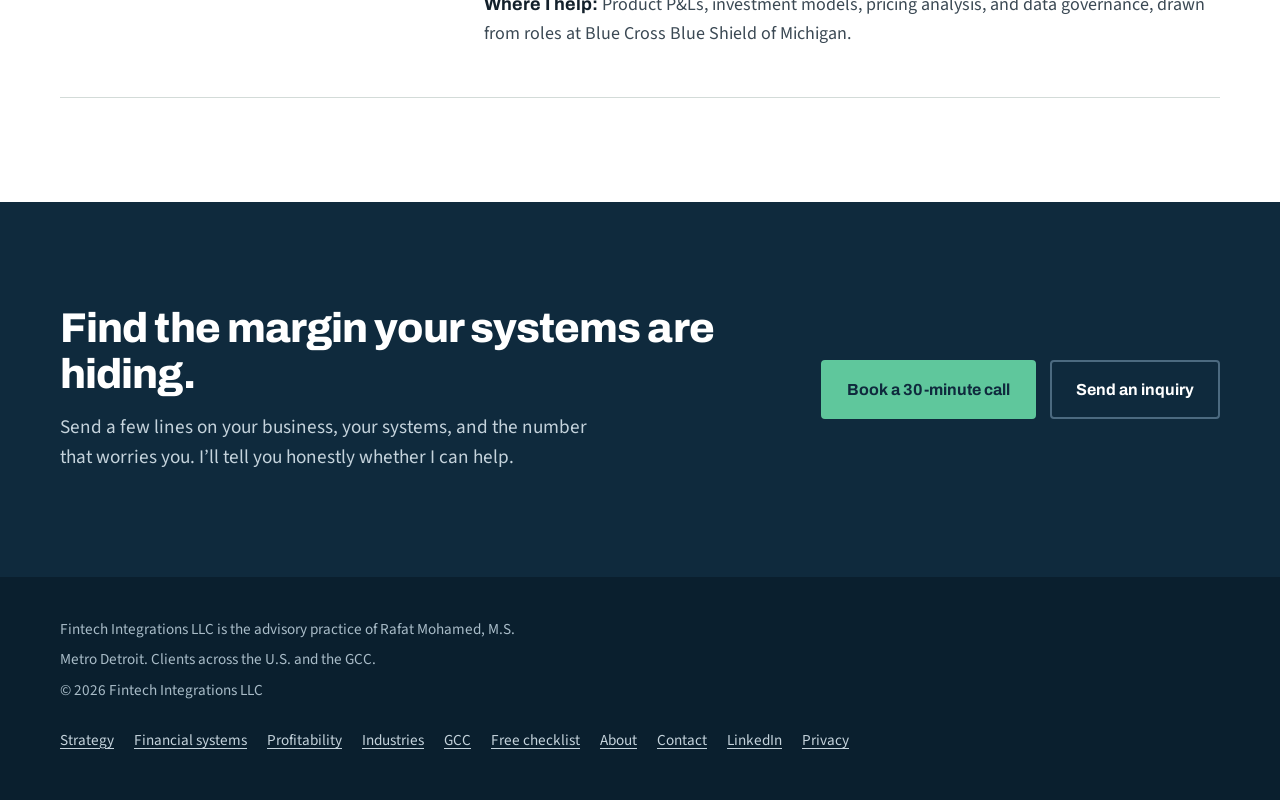
<file: industries/index.html>
<!doctype html>
<html lang="en" class="no-js">
<head>
<script async src="https://www.googletagmanager.com/gtm.js?id=GTM-N2VRJG69"></script>
<script>
  window.dataLayer = window.dataLayer || [];
  function gtag(){dataLayer.push(arguments);}
  gtag('js', new Date());
</script>
<meta charset="utf-8">
<meta name="viewport" content="width=device-width, initial-scale=1">
<title>Industries: Multi-Unit, Franchise, Logistics, Consumer Products, Healthcare | Fintech Integrations</title>
<meta name="description" content="Finance, systems, and profitability advisory for multi-unit retail and restaurants, franchise systems, logistics, consumer products, and healthcare.">
<link rel="canonical" href="https://fintechintegration.com/industries/">
<meta property="og:type" content="website">
<meta property="og:site_name" content="Fintech Integrations">
<meta property="og:title" content="Industries I've operated in">
<meta property="og:description" content="Finance, systems, and profitability advisory for multi-unit retail and restaurants, franchise systems, logistics, consumer products, and healthcare.">
<meta property="og:url" content="https://fintechintegration.com/industries/">
<meta property="og:image" content="https://fintechintegration.com/assets/og-image.png">
<meta name="twitter:card" content="summary_large_image">
<link rel="icon" href="/assets/favicon.svg" type="image/svg+xml">
<link rel="apple-touch-icon" href="/assets/apple-touch-icon.png">
<meta name="theme-color" content="#0F2A3D">
<link rel="preconnect" href="https://fonts.googleapis.com">
<link rel="preconnect" href="https://fonts.gstatic.com" crossorigin>
<link href="https://fonts.googleapis.com/css2?family=Archivo:wght@500;600;700;800&family=Source+Sans+3:wght@400;600&display=swap" rel="stylesheet">
<link rel="stylesheet" href="/assets/styles.css">
<link rel="alternate" type="text/markdown" title="LLM-friendly summary" href="/llms.txt">
<script type="application/ld+json">
{
  "@context": "https://schema.org",
  "@graph": [
    {
      "@type": "BreadcrumbList",
      "itemListElement": [
        {
          "@type": "ListItem",
          "position": 1,
          "name": "Home",
          "item": "https://fintechintegration.com/"
        },
        {
          "@type": "ListItem",
          "position": 2,
          "name": "Industries",
          "item": "https://fintechintegration.com/industries/"
        }
      ]
    }
  ]
}
</script>
</head>
<body>
<a class="skip-link" href="#main">Skip to content</a>

<header class="site-header">
  <div class="wrap">
    <a class="brand" href="/">
      <img src="/assets/logo-white.svg" alt="Fintech Integrations home" width="133" height="43">
    </a>
    <button class="nav-toggle" type="button" aria-expanded="false" aria-controls="site-nav">Menu</button>
    <nav class="site-nav" id="site-nav" aria-label="Main">
      <ul>
        <li><a href="/services/strategy-growth/">Strategy</a></li>
        <li><a href="/services/financial-systems/">Financial systems</a></li>
        <li><a href="/services/profitability-ebitda/">Profitability</a></li>
        <li><a href="/industries/" aria-current="page">Industries</a></li>
        <li><a href="/gcc/">GCC</a></li>
        <li><a href="/about/">About</a></li>
        <li><a class="nav-cta" href="/contact/">Start a conversation</a></li>
      </ul>
    </nav>
  </div>
</header>

<main id="main">
  <section class="dark page-head">
    <div class="wrap">
      <nav class="crumbs" aria-label="Breadcrumb"><a href="/">Home</a> / Industries</nav>
      <h1>Industries I&#8217;ve operated in</h1>
      <p class="lede">I&#8217;ve worked inside each of these industries, not studied them from outside. The finance and systems problems repeat across all of them, but the details that decide the margin are specific to each one.</p>
    </div>
  </section>

  <section class="section">
    <div class="wrap">
      <div class="industry" id="multi-unit">
        <h2 style="font-size: 1.75rem;">Multi-unit retail and restaurants</h2>
        <div>
          <p>Margins depend on what happens in each location every day, but most reporting arrives a month late and at the company level.</p>
          <p><strong style="font-family: var(--head); color: var(--ink);">Where I help:</strong> Location-level P&amp;Ls, POS-to-ledger reconciliation, labor and purchasing analysis, and capital plans for new units.</p>
        </div>
      </div>
      <div class="industry" id="franchise">
        <h2 style="font-size: 1.75rem;">Franchise systems</h2>
        <div>
          <p>Franchisors need to see the health of the whole system, including units they don&#8217;t own, and growth that strains support functions.</p>
          <p><strong style="font-family: var(--head); color: var(--ink);">Where I help:</strong> Royalty and fee reporting, franchisee unit economics, technology standards across the system, and development planning.</p>
        </div>
      </div>
      <div class="industry" id="logistics">
        <h2 style="font-size: 1.75rem;">Logistics and cold chain</h2>
        <div>
          <p>Capital-heavy, acquisitive, and running on many systems at once. Integrating acquisitions and controlling technology spend decide the margin.</p>
          <p><strong style="font-family: var(--head); color: var(--ink);">Where I help:</strong> Technology spend governance, capital planning, acquisition integration, and cost accounting, drawn from finance leadership at Lineage Logistics through its IPO.</p>
        </div>
      </div>
      <div class="industry" id="consumer-products">
        <h2 style="font-size: 1.75rem;">Consumer products and distribution</h2>
        <div>
          <p>Costing, pricing, and customer mix determine whether growth adds profit or just volume.</p>
          <p><strong style="font-family: var(--head); color: var(--ink);">Where I help:</strong> Standard costing, customer and product profitability, pricing governance, item master data, and ERP implementation.</p>
        </div>
      </div>
      <div class="industry" id="healthcare">
        <h2 style="font-size: 1.75rem;">Healthcare and insurance</h2>
        <div>
          <p>Product economics are complex and heavily regulated, and data governance matters as much as the analysis.</p>
          <p><strong style="font-family: var(--head); color: var(--ink);">Where I help:</strong> Product P&amp;Ls, investment models, pricing analysis, and data governance, drawn from roles at Blue Cross Blue Shield of Michigan.</p>
        </div>
      </div>
    </div>
  </section>

  <section class="dark section cta" aria-labelledby="cta">
    <div class="wrap">
      <div class="text">
        <h2 id="cta">Find the margin your systems are hiding.</h2>
        <p>Send a few lines on your business, your systems, and the number that worries you. I&#8217;ll tell you honestly whether I can help.</p>
      </div>
      <div class="actions">
        <a class="button" href="https://calendar.app.google/FNnxUF7bjHvso6iX9" target="_blank" rel="noopener" data-track="cta_band">Book a 30-minute call<span class="sr-only"> (opens in a new tab)</span></a>
        <a class="button ghost" href="/contact/">Send an inquiry</a>
      </div>
    </div>
  </section>
</main>

<footer class="site-footer">
  <div class="wrap">
    <div>
      <p>Fintech Integrations LLC is the advisory practice of Rafat Mohamed, M.S.</p>
      <p>Metro Detroit. Clients across the U.S. and the GCC.</p>
      <p>&copy; 2026 Fintech Integrations LLC</p>
    </div>
    <ul>
      <li><a href="/services/strategy-growth/">Strategy</a></li>
      <li><a href="/services/financial-systems/">Financial systems</a></li>
      <li><a href="/services/profitability-ebitda/">Profitability</a></li>
      <li><a href="/industries/">Industries</a></li>
      <li><a href="/gcc/">GCC</a></li>
      <li><a href="/ebitda-leak-checklist/">Free checklist</a></li>
      <li><a href="/about/">About</a></li>
      <li><a href="/contact/">Contact</a></li>
      <li><a href="https://www.linkedin.com/in/rafat-mohamed/" rel="me">LinkedIn</a></li>
      <li><a href="/privacy/">Privacy</a></li>
    </ul>
  </div>
</footer>

<script src="/assets/site.js" defer></script>
</body>
</html>
</file>
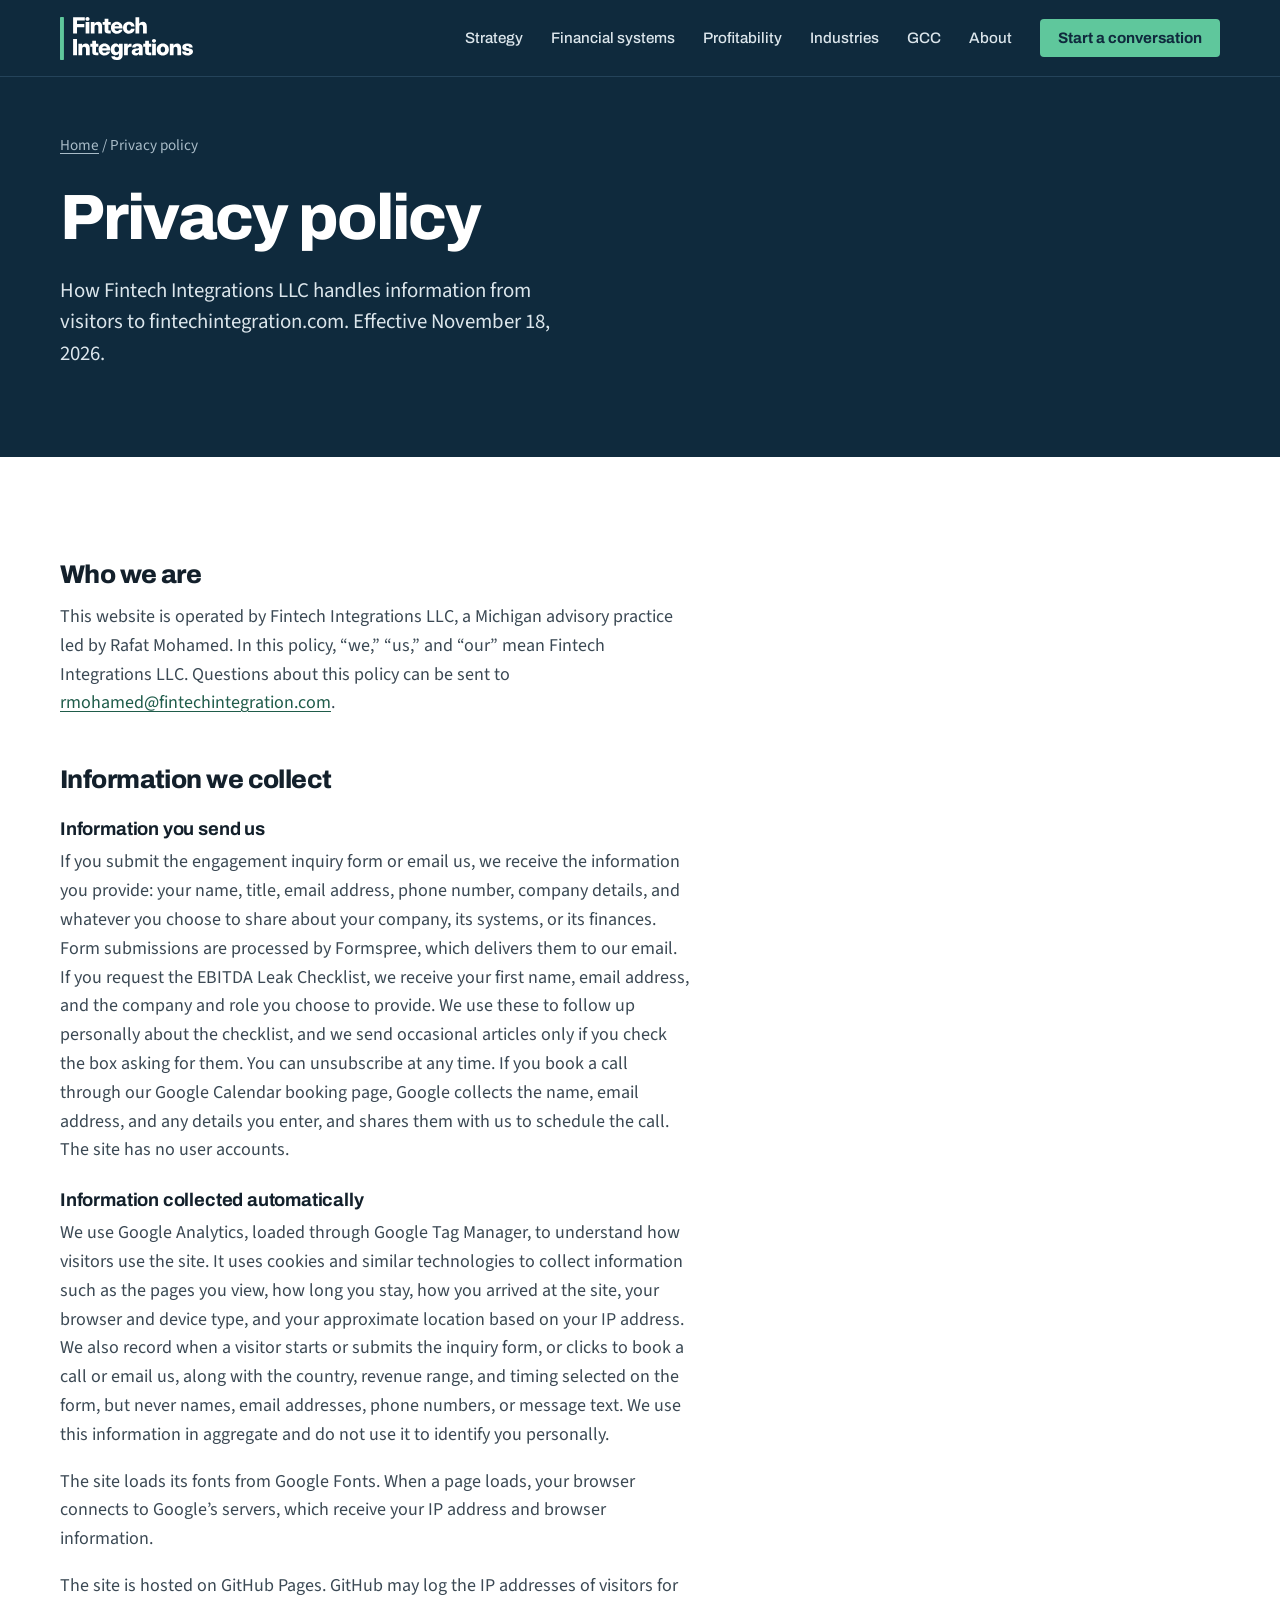
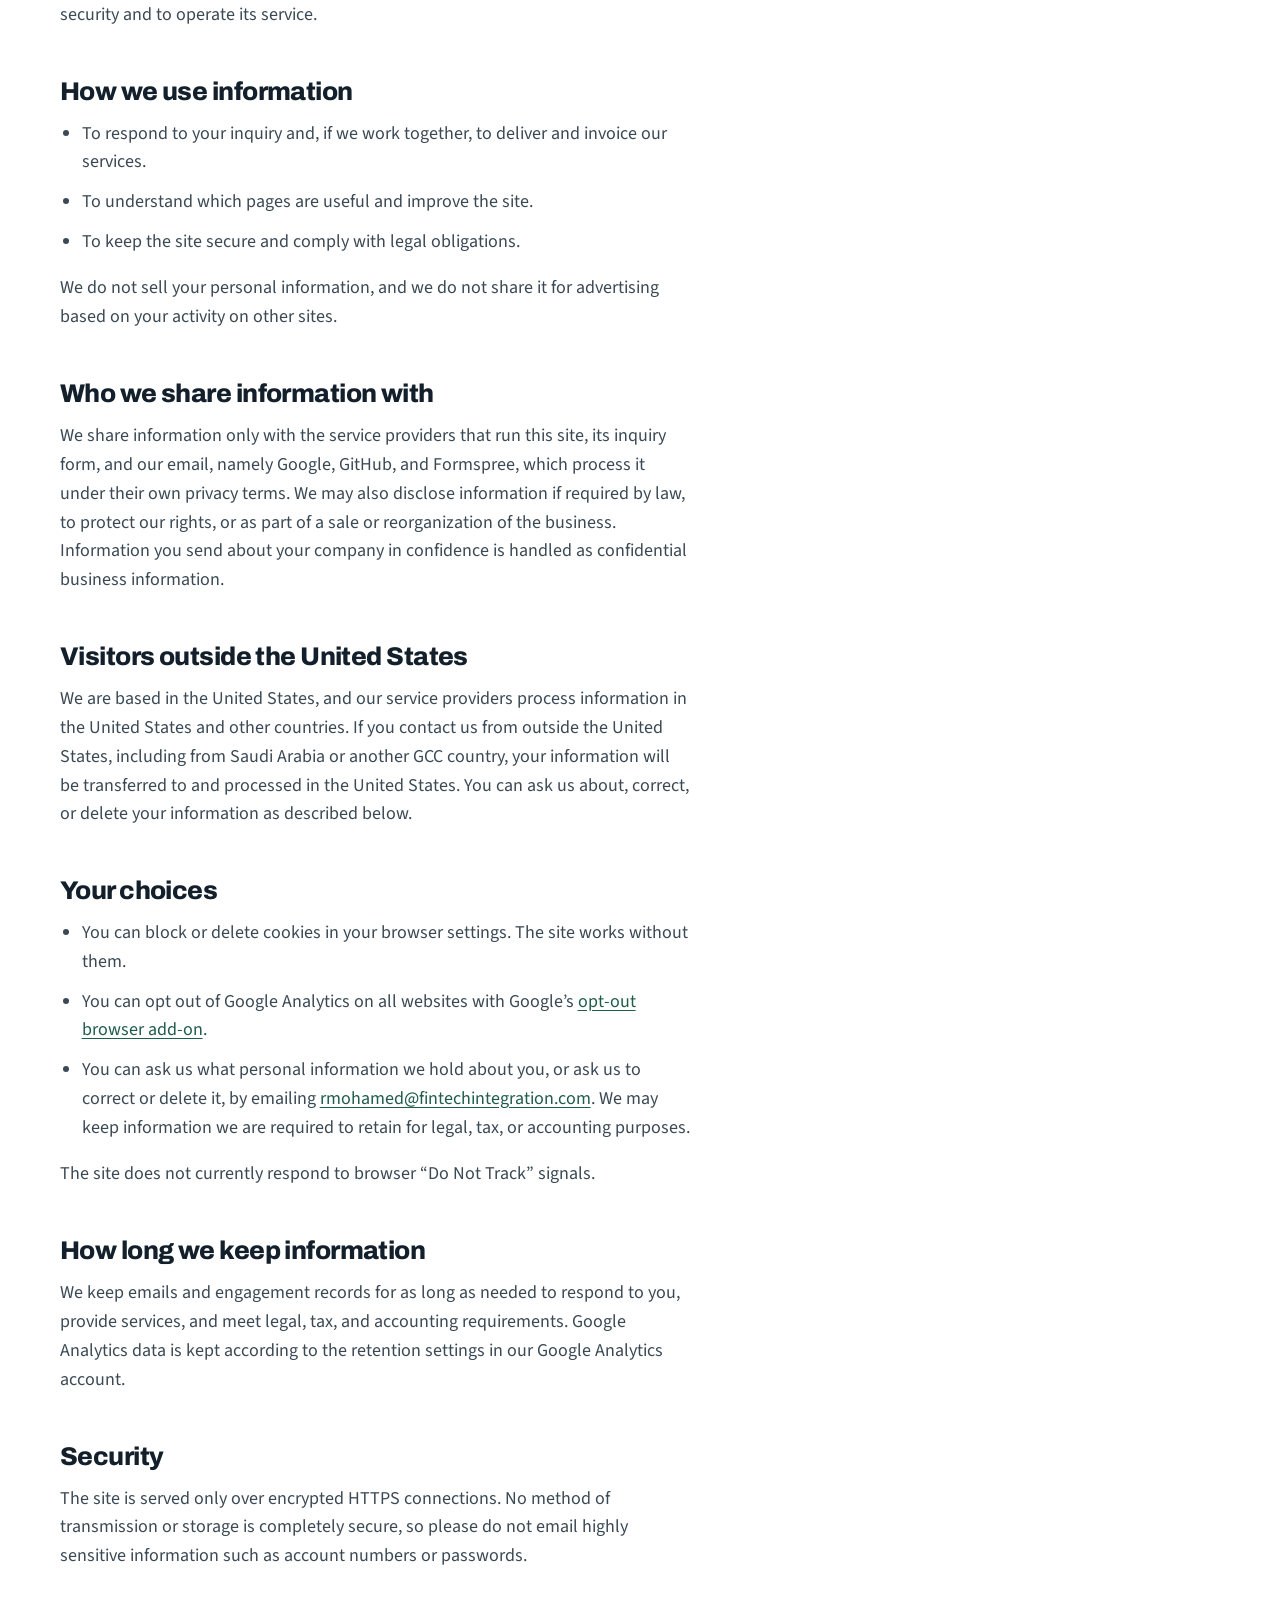
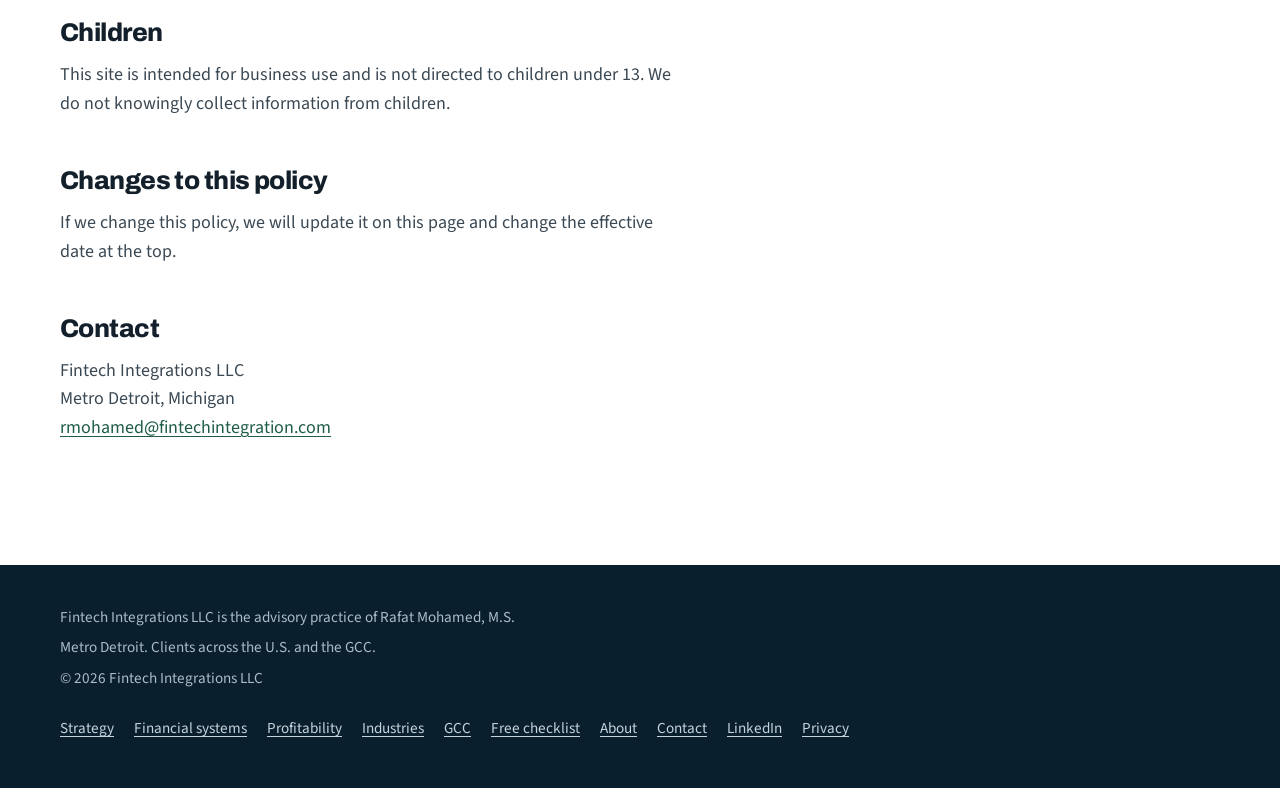
<file: privacy/index.html>
<!doctype html>
<html lang="en" class="no-js">
<head>
<script async src="https://www.googletagmanager.com/gtm.js?id=GTM-N2VRJG69"></script>
<script>
  window.dataLayer = window.dataLayer || [];
  function gtag(){dataLayer.push(arguments);}
  gtag('js', new Date());
</script>
<meta charset="utf-8">
<meta name="viewport" content="width=device-width, initial-scale=1">
<title>Privacy Policy | Fintech Integrations</title>
<meta name="description" content="How Fintech Integrations LLC collects, uses, and protects information from visitors to fintechintegration.com, including Google Analytics.">
<link rel="canonical" href="https://fintechintegration.com/privacy/">
<meta property="og:type" content="website">
<meta property="og:site_name" content="Fintech Integrations">
<meta property="og:title" content="Privacy policy">
<meta property="og:description" content="How Fintech Integrations LLC collects, uses, and protects information from visitors to fintechintegration.com, including Google Analytics.">
<meta property="og:url" content="https://fintechintegration.com/privacy/">
<meta property="og:image" content="https://fintechintegration.com/assets/og-image.png">
<meta name="twitter:card" content="summary_large_image">
<link rel="icon" href="/assets/favicon.svg" type="image/svg+xml">
<link rel="apple-touch-icon" href="/assets/apple-touch-icon.png">
<meta name="theme-color" content="#0F2A3D">
<link rel="preconnect" href="https://fonts.googleapis.com">
<link rel="preconnect" href="https://fonts.gstatic.com" crossorigin>
<link href="https://fonts.googleapis.com/css2?family=Archivo:wght@500;600;700;800&family=Source+Sans+3:wght@400;600&display=swap" rel="stylesheet">
<link rel="stylesheet" href="/assets/styles.css">
<link rel="alternate" type="text/markdown" title="LLM-friendly summary" href="/llms.txt">
<script type="application/ld+json">
{
  "@context": "https://schema.org",
  "@graph": [
    {
      "@type": "BreadcrumbList",
      "itemListElement": [
        {
          "@type": "ListItem",
          "position": 1,
          "name": "Home",
          "item": "https://fintechintegration.com/"
        },
        {
          "@type": "ListItem",
          "position": 2,
          "name": "Privacy policy",
          "item": "https://fintechintegration.com/privacy/"
        }
      ]
    }
  ]
}
</script>
</head>
<body>
<a class="skip-link" href="#main">Skip to content</a>

<header class="site-header">
  <div class="wrap">
    <a class="brand" href="/">
      <img src="/assets/logo-white.svg" alt="Fintech Integrations home" width="133" height="43">
    </a>
    <button class="nav-toggle" type="button" aria-expanded="false" aria-controls="site-nav">Menu</button>
    <nav class="site-nav" id="site-nav" aria-label="Main">
      <ul>
        <li><a href="/services/strategy-growth/">Strategy</a></li>
        <li><a href="/services/financial-systems/">Financial systems</a></li>
        <li><a href="/services/profitability-ebitda/">Profitability</a></li>
        <li><a href="/industries/">Industries</a></li>
        <li><a href="/gcc/">GCC</a></li>
        <li><a href="/about/">About</a></li>
        <li><a class="nav-cta" href="/contact/">Start a conversation</a></li>
      </ul>
    </nav>
  </div>
</header>

<main id="main">
  <section class="dark page-head">
    <div class="wrap">
      <nav class="crumbs" aria-label="Breadcrumb"><a href="/">Home</a> / Privacy policy</nav>
      <h1>Privacy policy</h1>
      <p class="lede">How Fintech Integrations LLC handles information from visitors to fintechintegration.com. Effective November 18, 2026.</p>
    </div>
  </section>

  <section class="section">
    <div class="wrap">
      <div class="legal">
        <h2>Who we are</h2>
        <p>This website is operated by Fintech Integrations LLC, a Michigan advisory practice led by Rafat Mohamed. In this policy, &#8220;we,&#8221; &#8220;us,&#8221; and &#8220;our&#8221; mean Fintech Integrations LLC. Questions about this policy can be sent to <a href="mailto:rmohamed@fintechintegration.com">rmohamed@fintechintegration.com</a>.</p>

        <h2>Information we collect</h2>
        <h3>Information you send us</h3>
        <p>If you submit the engagement inquiry form or email us, we receive the information you provide: your name, title, email address, phone number, company details, and whatever you choose to share about your company, its systems, or its finances. Form submissions are processed by Formspree, which delivers them to our email. If you request the EBITDA Leak Checklist, we receive your first name, email address, and the company and role you choose to provide. We use these to follow up personally about the checklist, and we send occasional articles only if you check the box asking for them. You can unsubscribe at any time. If you book a call through our Google Calendar booking page, Google collects the name, email address, and any details you enter, and shares them with us to schedule the call. The site has no user accounts.</p>
        <h3>Information collected automatically</h3>
        <p>We use Google Analytics, loaded through Google Tag Manager, to understand how visitors use the site. It uses cookies and similar technologies to collect information such as the pages you view, how long you stay, how you arrived at the site, your browser and device type, and your approximate location based on your IP address. We also record when a visitor starts or submits the inquiry form, or clicks to book a call or email us, along with the country, revenue range, and timing selected on the form, but never names, email addresses, phone numbers, or message text. We use this information in aggregate and do not use it to identify you personally.</p>
        <p>The site loads its fonts from Google Fonts. When a page loads, your browser connects to Google&#8217;s servers, which receive your IP address and browser information.</p>
        <p>The site is hosted on GitHub Pages. GitHub may log the IP addresses of visitors for security and to operate its service.</p>

        <h2>How we use information</h2>
        <ul class="legal-list">
          <li>To respond to your inquiry and, if we work together, to deliver and invoice our services.</li>
          <li>To understand which pages are useful and improve the site.</li>
          <li>To keep the site secure and comply with legal obligations.</li>
        </ul>
        <p>We do not sell your personal information, and we do not share it for advertising based on your activity on other sites.</p>

        <h2>Who we share information with</h2>
        <p>We share information only with the service providers that run this site, its inquiry form, and our email, namely Google, GitHub, and Formspree, which process it under their own privacy terms. We may also disclose information if required by law, to protect our rights, or as part of a sale or reorganization of the business. Information you send about your company in confidence is handled as confidential business information.</p>

        <h2>Visitors outside the United States</h2>
        <p>We are based in the United States, and our service providers process information in the United States and other countries. If you contact us from outside the United States, including from Saudi Arabia or another GCC country, your information will be transferred to and processed in the United States. You can ask us about, correct, or delete your information as described below.</p>

        <h2>Your choices</h2>
        <ul class="legal-list">
          <li>You can block or delete cookies in your browser settings. The site works without them.</li>
          <li>You can opt out of Google Analytics on all websites with Google&#8217;s <a href="https://tools.google.com/dlpage/gaoptout" rel="noopener">opt-out browser add-on</a>.</li>
          <li>You can ask us what personal information we hold about you, or ask us to correct or delete it, by emailing <a href="mailto:rmohamed@fintechintegration.com">rmohamed@fintechintegration.com</a>. We may keep information we are required to retain for legal, tax, or accounting purposes.</li>
        </ul>
        <p>The site does not currently respond to browser &#8220;Do Not Track&#8221; signals.</p>

        <h2>How long we keep information</h2>
        <p>We keep emails and engagement records for as long as needed to respond to you, provide services, and meet legal, tax, and accounting requirements. Google Analytics data is kept according to the retention settings in our Google Analytics account.</p>

        <h2>Security</h2>
        <p>The site is served only over encrypted HTTPS connections. No method of transmission or storage is completely secure, so please do not email highly sensitive information such as account numbers or passwords.</p>

        <h2>Children</h2>
        <p>This site is intended for business use and is not directed to children under 13. We do not knowingly collect information from children.</p>

        <h2>Changes to this policy</h2>
        <p>If we change this policy, we will update it on this page and change the effective date at the top.</p>

        <h2>Contact</h2>
        <p>Fintech Integrations LLC<br>Metro Detroit, Michigan<br><a href="mailto:rmohamed@fintechintegration.com">rmohamed@fintechintegration.com</a></p>
      </div>
    </div>
  </section>
</main>

<footer class="site-footer">
  <div class="wrap">
    <div>
      <p>Fintech Integrations LLC is the advisory practice of Rafat Mohamed, M.S.</p>
      <p>Metro Detroit. Clients across the U.S. and the GCC.</p>
      <p>&copy; 2026 Fintech Integrations LLC</p>
    </div>
    <ul>
      <li><a href="/services/strategy-growth/">Strategy</a></li>
      <li><a href="/services/financial-systems/">Financial systems</a></li>
      <li><a href="/services/profitability-ebitda/">Profitability</a></li>
      <li><a href="/industries/">Industries</a></li>
      <li><a href="/gcc/">GCC</a></li>
      <li><a href="/ebitda-leak-checklist/">Free checklist</a></li>
      <li><a href="/about/">About</a></li>
      <li><a href="/contact/">Contact</a></li>
      <li><a href="https://www.linkedin.com/in/rafat-mohamed/" rel="me">LinkedIn</a></li>
      <li><a href="/privacy/">Privacy</a></li>
    </ul>
  </div>
</footer>

<script src="/assets/site.js" defer></script>
</body>
</html>
</file>
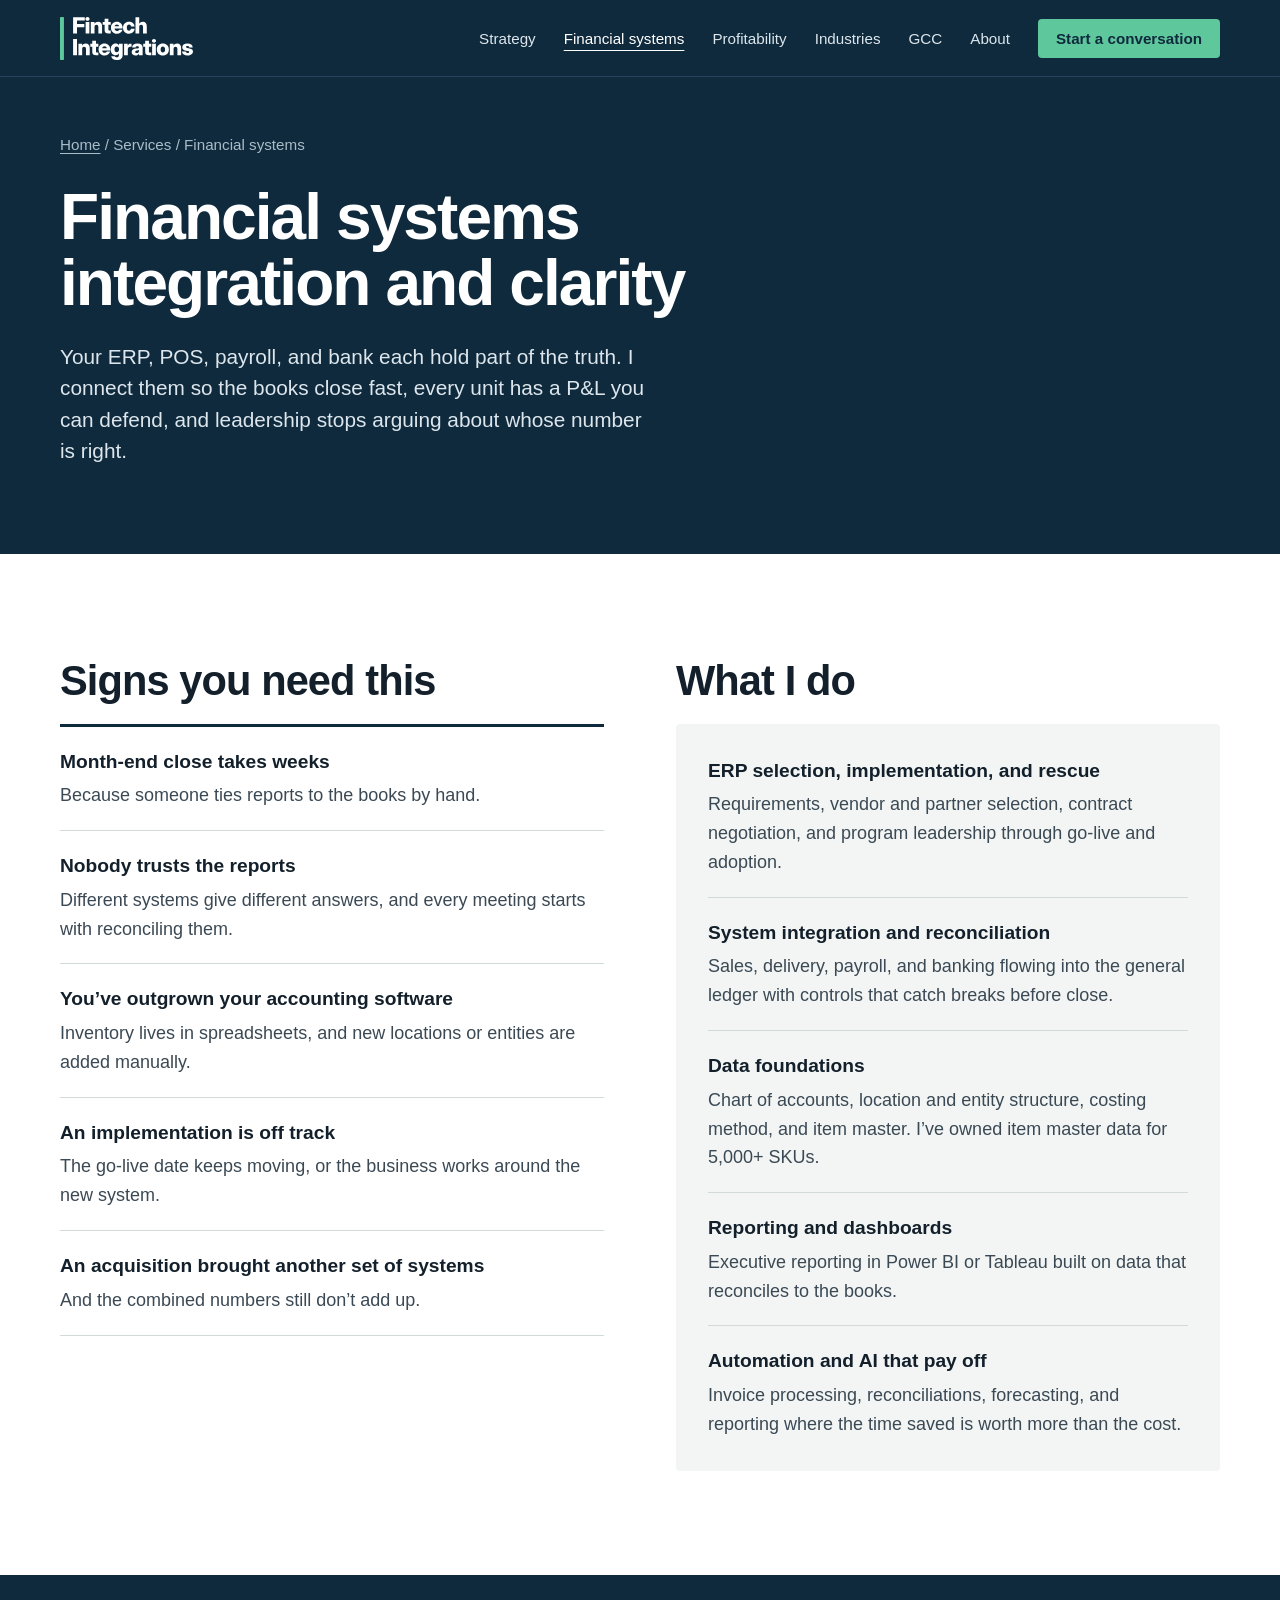
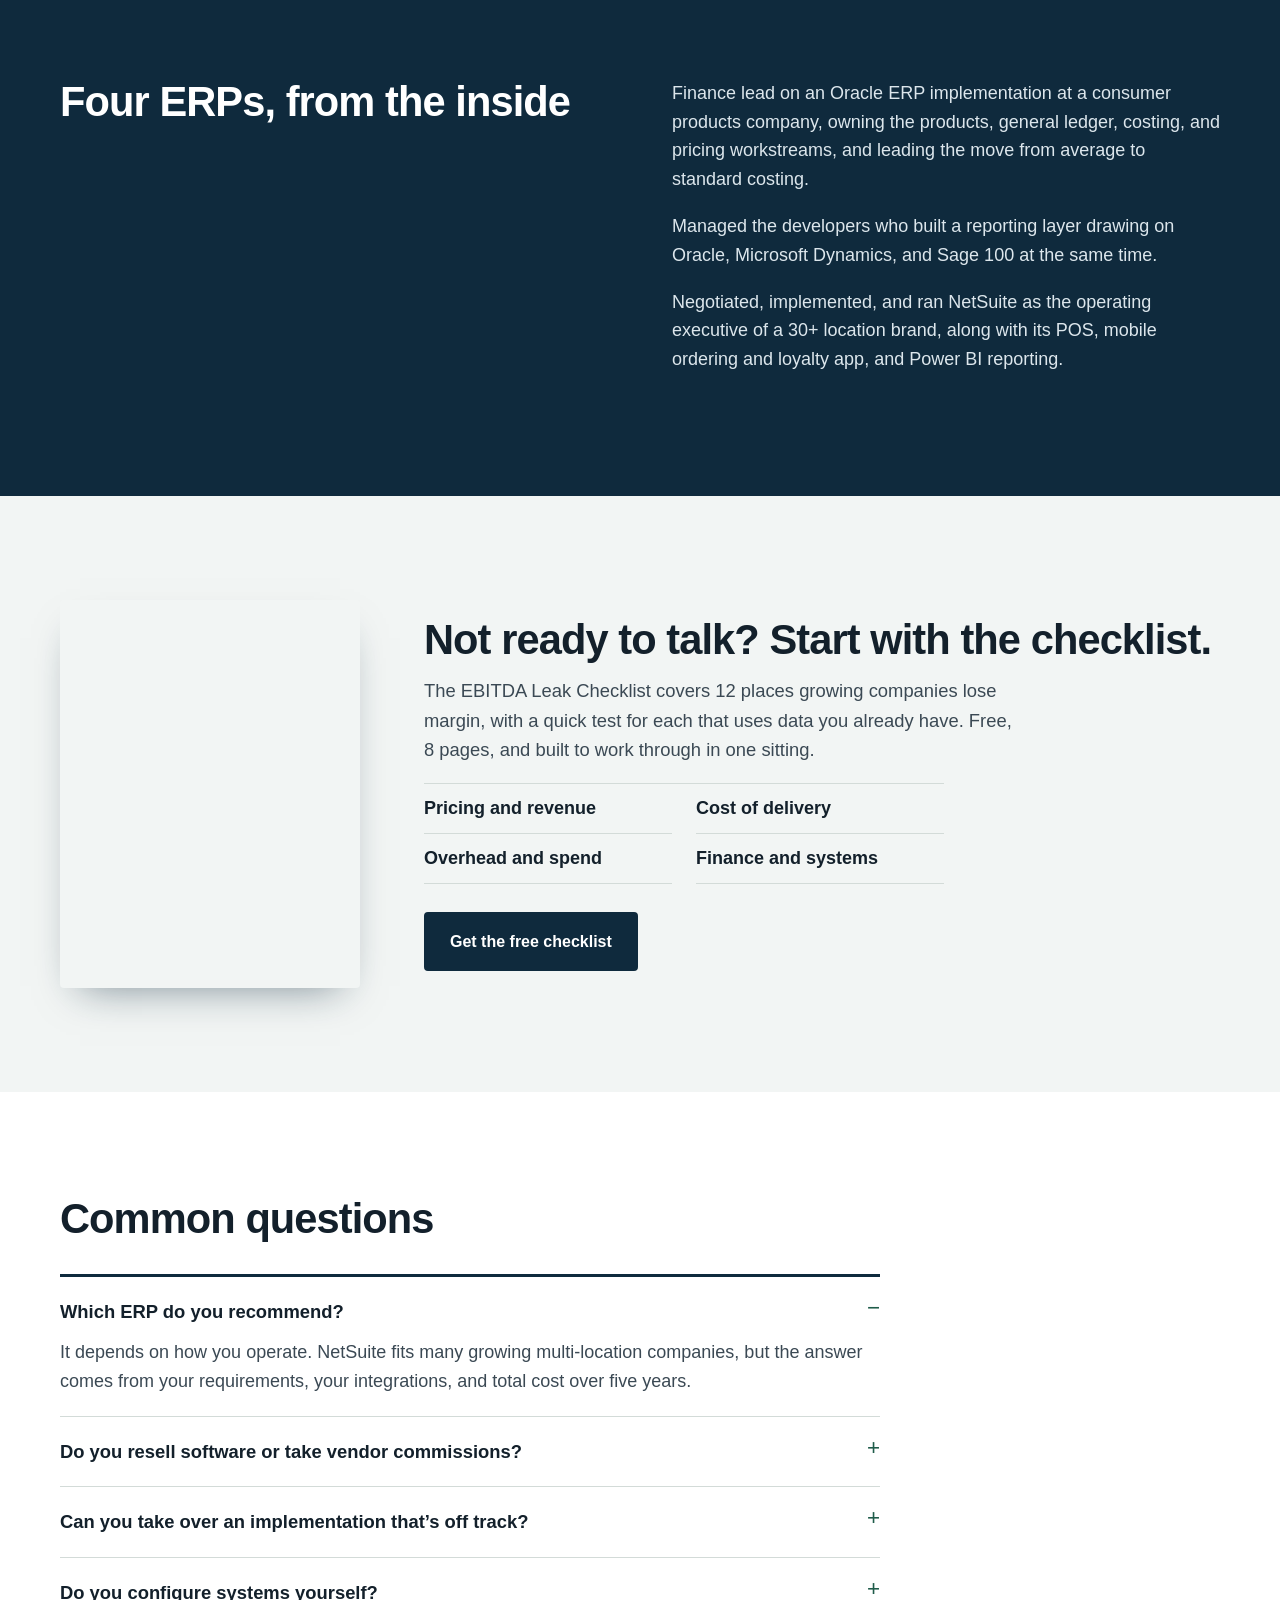
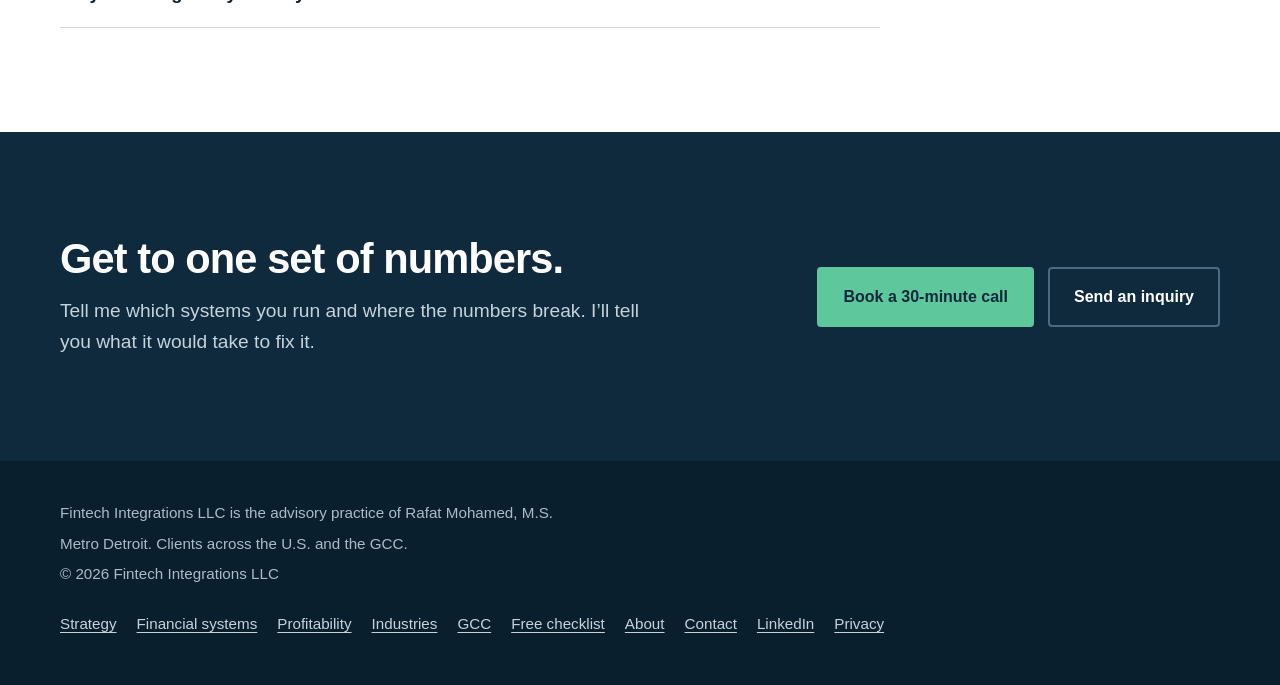
<file: services/erp-implementation/index.html>
<!doctype html>
<html lang="en">
<head>
<meta charset="utf-8">
<title>Moved | Fintech Integrations</title>
<link rel="canonical" href="https://fintechintegration.com/services/financial-systems/">
<meta name="robots" content="noindex, follow">
<meta http-equiv="refresh" content="0; url=/services/financial-systems/">
</head>
<body>
<p>This page has moved to <a href="/services/financial-systems/">https://fintechintegration.com/services/financial-systems/</a>.</p>
</body>
</html>
</file>
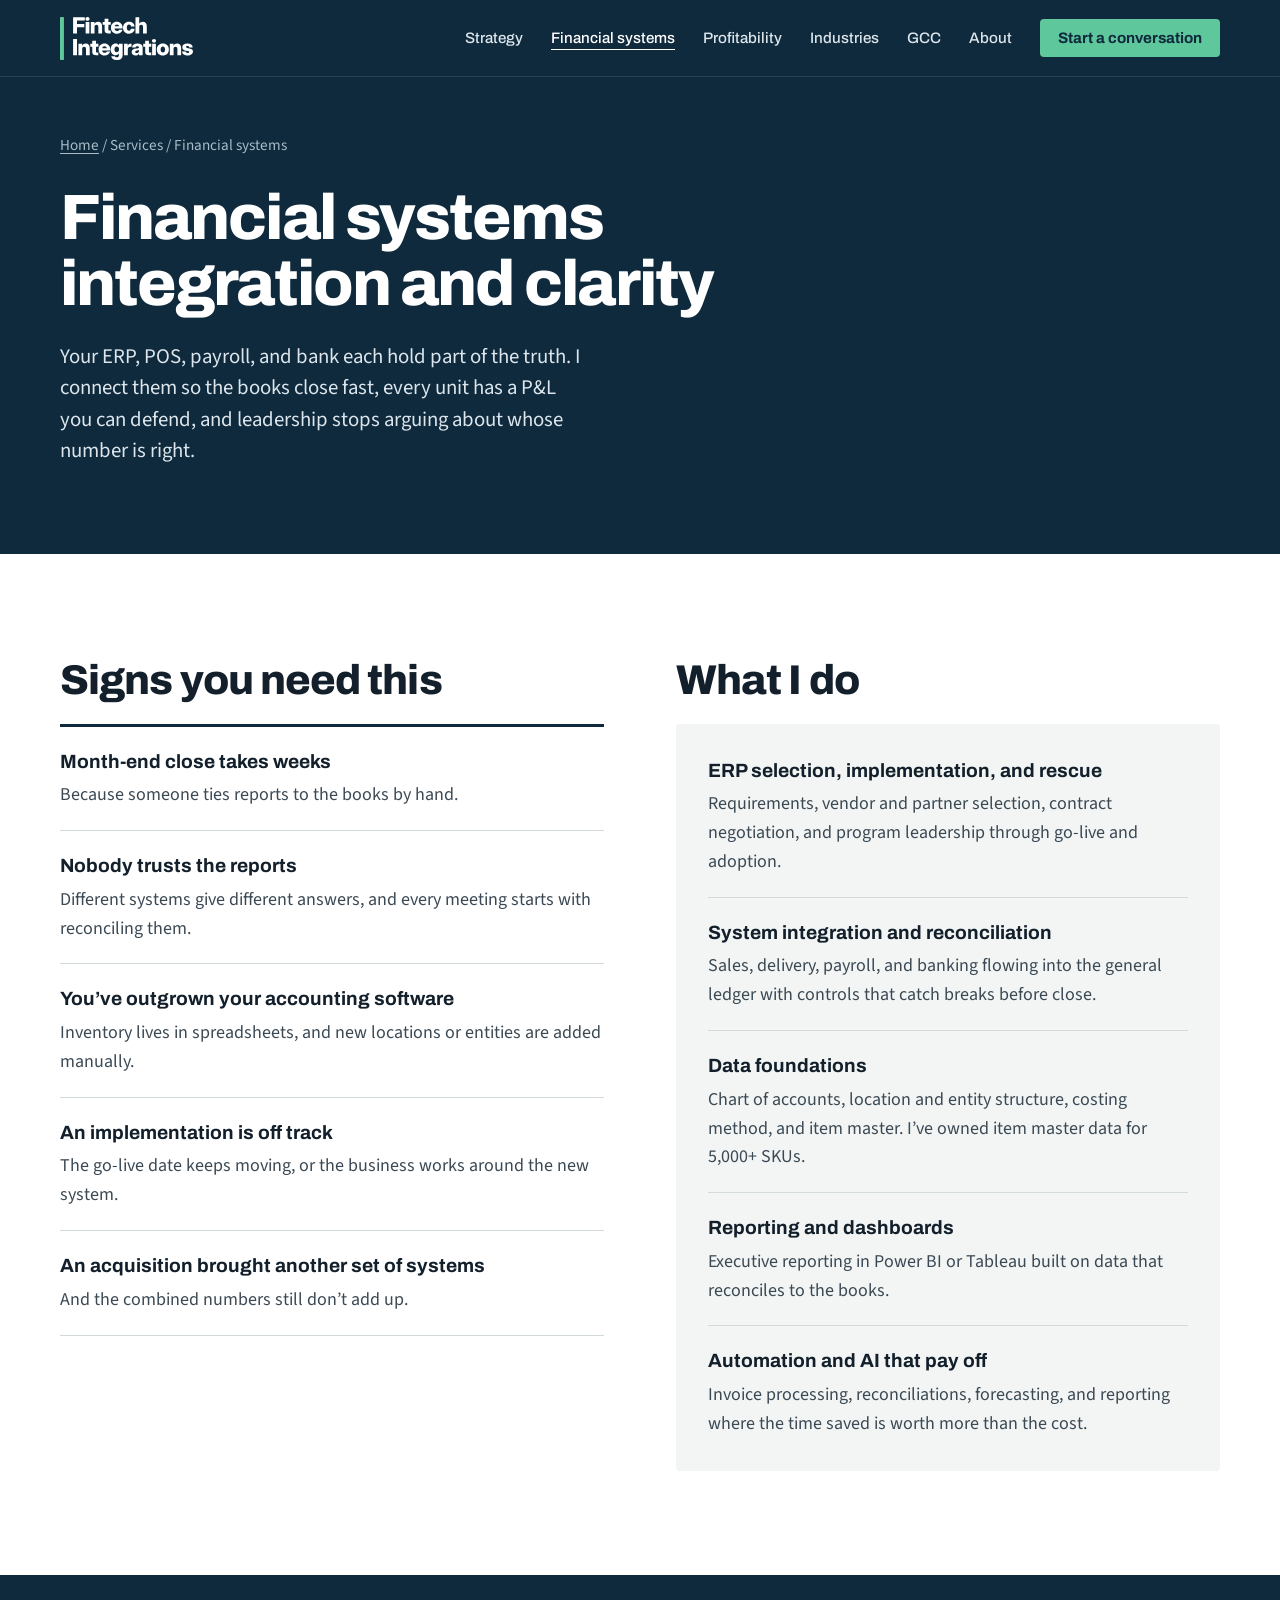
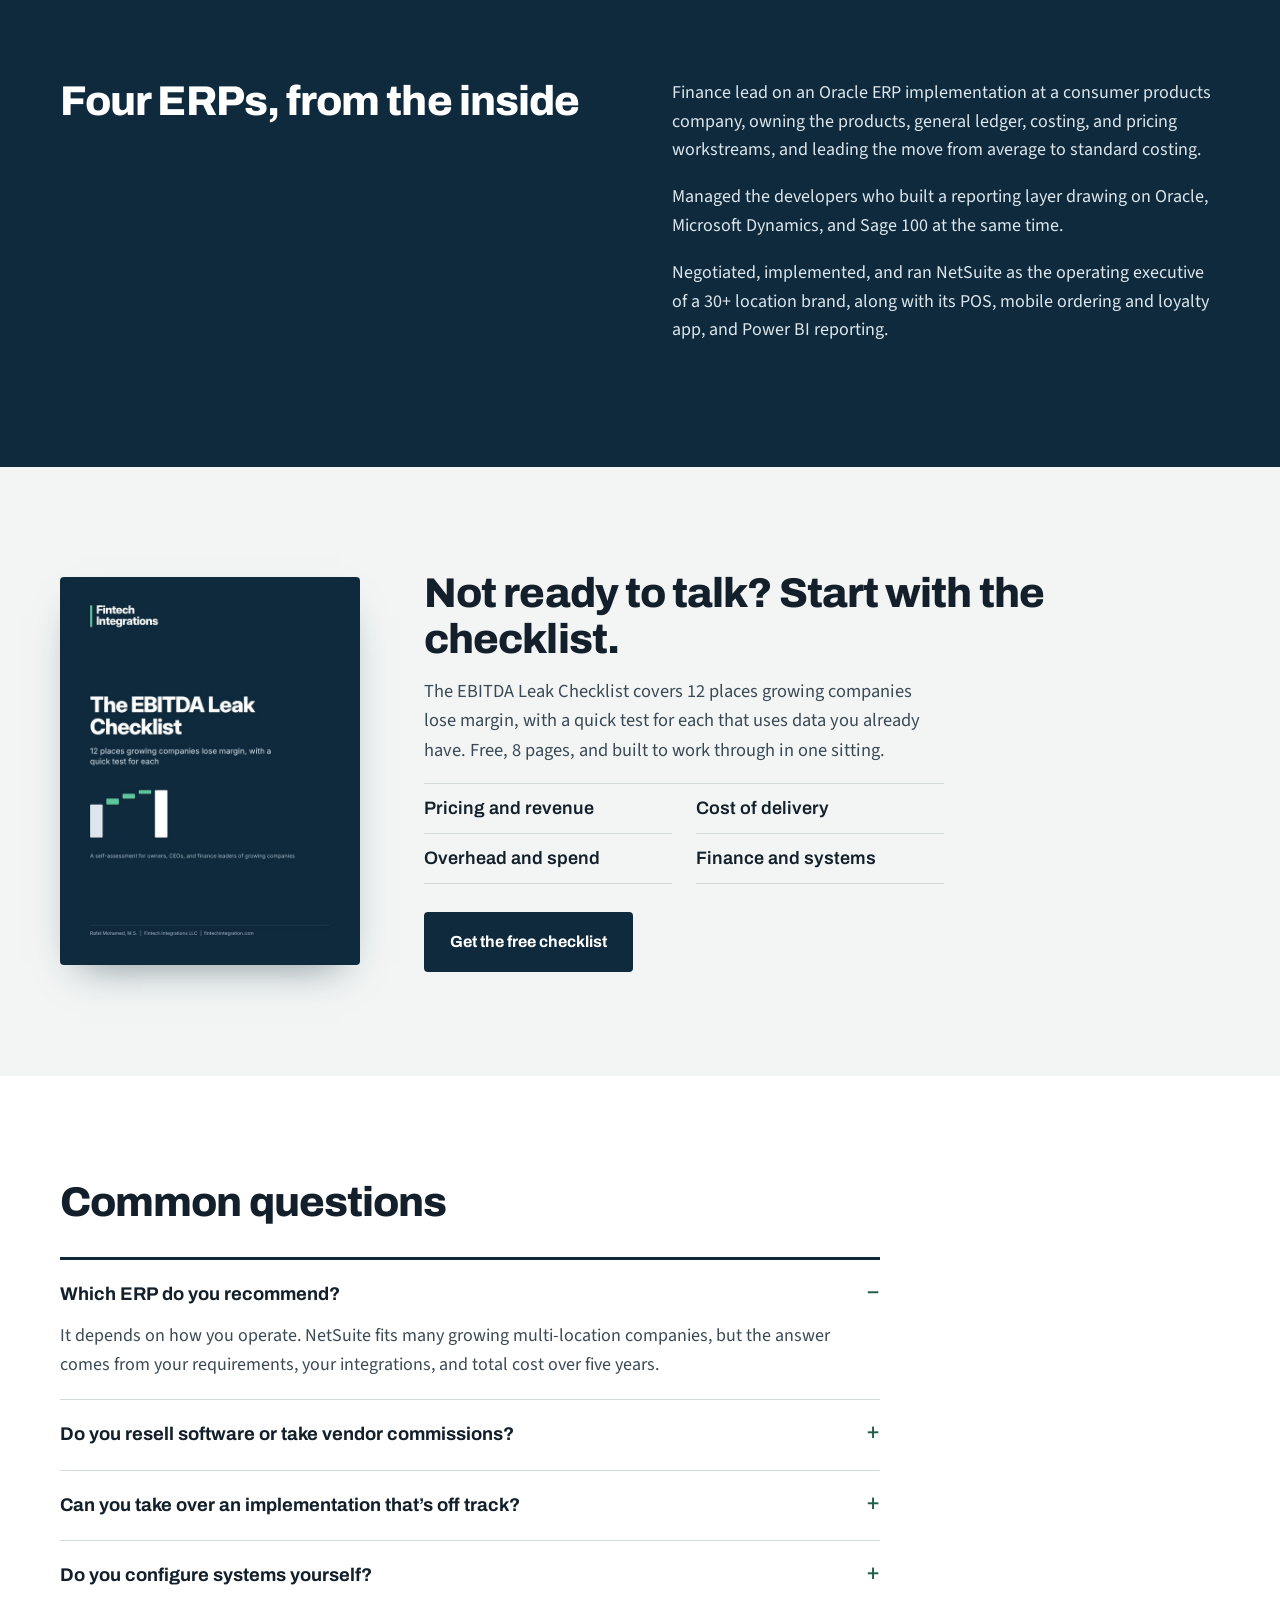
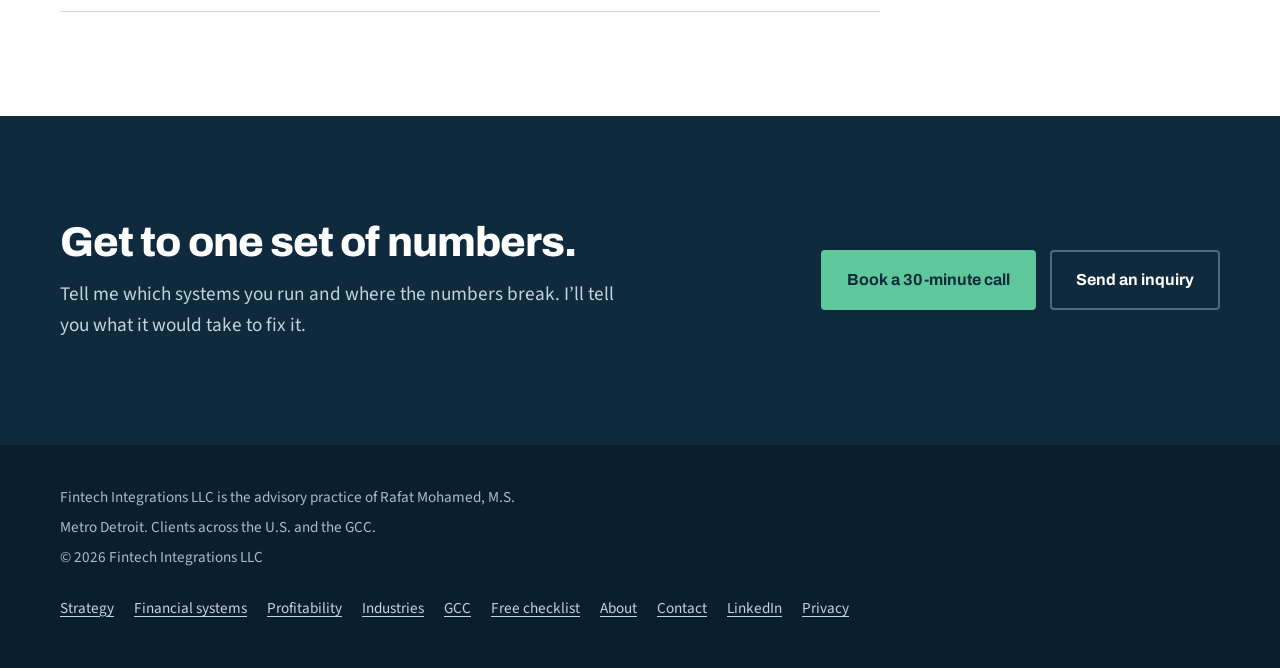
<file: services/financial-systems/index.html>
<!doctype html>
<html lang="en" class="no-js">
<head>
<script async src="https://www.googletagmanager.com/gtm.js?id=GTM-N2VRJG69"></script>
<script>
  window.dataLayer = window.dataLayer || [];
  function gtag(){dataLayer.push(arguments);}
  gtag('js', new Date());
</script>
<meta charset="utf-8">
<meta name="viewport" content="width=device-width, initial-scale=1">
<title>Financial Systems Integration and ERP Consulting for Growing Companies | Fintech Integrations</title>
<meta name="description" content="Financial systems integration for growing companies: ERP selection and implementation, POS and operational system integration, faster close, reliable reporting, and practical automation and AI.">
<link rel="canonical" href="https://fintechintegration.com/services/financial-systems/">
<meta property="og:type" content="website">
<meta property="og:site_name" content="Fintech Integrations">
<meta property="og:title" content="Financial systems integration and clarity">
<meta property="og:description" content="Financial systems integration for growing companies: ERP selection and implementation, POS and operational system integration, faster close, reliable reporting, and practical automation and AI.">
<meta property="og:url" content="https://fintechintegration.com/services/financial-systems/">
<meta property="og:image" content="https://fintechintegration.com/assets/og-image.png">
<meta name="twitter:card" content="summary_large_image">
<link rel="icon" href="/assets/favicon.svg" type="image/svg+xml">
<link rel="apple-touch-icon" href="/assets/apple-touch-icon.png">
<meta name="theme-color" content="#0F2A3D">
<link rel="preconnect" href="https://fonts.googleapis.com">
<link rel="preconnect" href="https://fonts.gstatic.com" crossorigin>
<link href="https://fonts.googleapis.com/css2?family=Archivo:wght@500;600;700;800&family=Source+Sans+3:wght@400;600&display=swap" rel="stylesheet">
<link rel="stylesheet" href="/assets/styles.css">
<link rel="alternate" type="text/markdown" title="LLM-friendly summary" href="/llms.txt">
<script type="application/ld+json">
{
  "@context": "https://schema.org",
  "@graph": [
    {
      "@type": "BreadcrumbList",
      "itemListElement": [
        {
          "@type": "ListItem",
          "position": 1,
          "name": "Home",
          "item": "https://fintechintegration.com/"
        },
        {
          "@type": "ListItem",
          "position": 2,
          "name": "Financial systems",
          "item": "https://fintechintegration.com/services/financial-systems/"
        }
      ]
    },
    {
      "@type": "Service",
      "name": "Financial systems integration",
      "serviceType": "Financial systems integration",
      "provider": {
        "@type": "ProfessionalService",
        "@id": "https://fintechintegration.com/#business",
        "name": "Fintech Integrations",
        "url": "https://fintechintegration.com/"
      },
      "areaServed": [
        {
          "@type": "Country",
          "name": "United States"
        },
        {
          "@type": "Country",
          "name": "Saudi Arabia"
        },
        {
          "@type": "Country",
          "name": "United Arab Emirates"
        },
        {
          "@type": "Country",
          "name": "Qatar"
        },
        {
          "@type": "Country",
          "name": "Kuwait"
        },
        {
          "@type": "Country",
          "name": "Bahrain"
        },
        {
          "@type": "Country",
          "name": "Oman"
        }
      ],
      "description": "ERP selection and implementation, system integration and reconciliation, data foundations, reporting, and automation for growing companies."
    },
    {
      "@type": "FAQPage",
      "mainEntity": [
        {
          "@type": "Question",
          "name": "Which ERP do you recommend?",
          "acceptedAnswer": {
            "@type": "Answer",
            "text": "It depends on how you operate. NetSuite fits many growing multi-location companies, but the answer comes from your requirements, your integrations, and total cost over five years."
          }
        },
        {
          "@type": "Question",
          "name": "Do you resell software or take vendor commissions?",
          "acceptedAnswer": {
            "@type": "Answer",
            "text": "My recommendation is based on your requirements. If a referral arrangement with any vendor ever applies to your project, I\u2019ll tell you before you decide."
          }
        },
        {
          "@type": "Question",
          "name": "Can you take over an implementation that\u2019s off track?",
          "acceptedAnswer": {
            "@type": "Answer",
            "text": "Yes. I assess scope, data quality, and partner performance, then reset the plan around what the business needs at go-live."
          }
        },
        {
          "@type": "Question",
          "name": "Do you configure systems yourself?",
          "acceptedAnswer": {
            "@type": "Answer",
            "text": "I lead the program and direct the implementation partners and developers who configure and build, and I specify and check what they deliver."
          }
        }
      ]
    }
  ]
}
</script>
</head>
<body>
<a class="skip-link" href="#main">Skip to content</a>

<header class="site-header">
  <div class="wrap">
    <a class="brand" href="/">
      <img src="/assets/logo-white.svg" alt="Fintech Integrations home" width="133" height="43">
    </a>
    <button class="nav-toggle" type="button" aria-expanded="false" aria-controls="site-nav">Menu</button>
    <nav class="site-nav" id="site-nav" aria-label="Main">
      <ul>
        <li><a href="/services/strategy-growth/">Strategy</a></li>
        <li><a href="/services/financial-systems/" aria-current="page">Financial systems</a></li>
        <li><a href="/services/profitability-ebitda/">Profitability</a></li>
        <li><a href="/industries/">Industries</a></li>
        <li><a href="/gcc/">GCC</a></li>
        <li><a href="/about/">About</a></li>
        <li><a class="nav-cta" href="/contact/">Start a conversation</a></li>
      </ul>
    </nav>
  </div>
</header>

<main id="main">
  <section class="dark page-head">
    <div class="wrap">
      <nav class="crumbs" aria-label="Breadcrumb"><a href="/">Home</a> / Services / Financial systems</nav>
      <h1>Financial systems integration and clarity</h1>
      <p class="lede">Your ERP, POS, payroll, and bank each hold part of the truth. I connect them so the books close fast, every unit has a P&amp;L you can defend, and leadership stops arguing about whose number is right.</p>
    </div>
  </section>

  <section class="section">
    <div class="wrap split-wide">
      <div>
        <h2 style="margin-bottom: 20px;">Signs you need this</h2>
        <ul class="rule-list heavy">
          <li><strong>Month-end close takes weeks</strong><span>Because someone ties reports to the books by hand.</span></li>
          <li><strong>Nobody trusts the reports</strong><span>Different systems give different answers, and every meeting starts with reconciling them.</span></li>
          <li><strong>You&#8217;ve outgrown your accounting software</strong><span>Inventory lives in spreadsheets, and new locations or entities are added manually.</span></li>
          <li><strong>An implementation is off track</strong><span>The go-live date keeps moving, or the business works around the new system.</span></li>
          <li><strong>An acquisition brought another set of systems</strong><span>And the combined numbers still don&#8217;t add up.</span></li>
        </ul>
      </div>
      <div>
        <h2 style="margin-bottom: 20px;">What I do</h2>
        <div class="panel">
          <div><strong>ERP selection, implementation, and rescue</strong><span>Requirements, vendor and partner selection, contract negotiation, and program leadership through go-live and adoption.</span></div>
          <div><strong>System integration and reconciliation</strong><span>Sales, delivery, payroll, and banking flowing into the general ledger with controls that catch breaks before close.</span></div>
          <div><strong>Data foundations</strong><span>Chart of accounts, location and entity structure, costing method, and item master. I&#8217;ve owned item master data for 5,000+ SKUs.</span></div>
          <div><strong>Reporting and dashboards</strong><span>Executive reporting in Power BI or Tableau built on data that reconciles to the books.</span></div>
          <div><strong>Automation and AI that pay off</strong><span>Invoice processing, reconciliations, forecasting, and reporting where the time saved is worth more than the cost.</span></div>
        </div>
      </div>
    </div>
  </section>

  <section class="dark section" aria-labelledby="proof">
    <div class="wrap split">
      <h2 id="proof">Four ERPs, from the inside</h2>
      <div class="prose-dark">
        <p>Finance lead on an Oracle ERP implementation at a consumer products company, owning the products, general ledger, costing, and pricing workstreams, and leading the move from average to standard costing.</p>
        <p>Managed the developers who built a reporting layer drawing on Oracle, Microsoft Dynamics, and Sage 100 at the same time.</p>
        <p>Negotiated, implemented, and ran NetSuite as the operating executive of a 30+ location brand, along with its POS, mobile ordering and loyalty app, and Power BI reporting.</p>
      </div>
    </div>
  </section>

  <section class="mist section magnet" aria-labelledby="magnet-h">
    <div class="wrap magnet-wrap">
      <a class="magnet-cover" href="/ebitda-leak-checklist/" data-track="financial-systems" tabindex="-1" aria-hidden="true"><img src="/assets/checklist-cover.jpg" alt="" width="640" height="828" loading="lazy"></a>
      <div>
        <h2 id="magnet-h">Not ready to talk? Start with the checklist.</h2>
        <p class="magnet-lede">The EBITDA Leak Checklist covers 12 places growing companies lose margin, with a quick test for each that uses data you already have. Free, 8 pages, and built to work through in one sitting.</p>
        <ul class="magnet-list">
          <li>Pricing and revenue</li>
          <li>Cost of delivery</li>
          <li>Overhead and spend</li>
          <li>Finance and systems</li>
        </ul>
        <a class="button solid" href="/ebitda-leak-checklist/" data-track="financial-systems">Get the free checklist</a>
      </div>
    </div>
  </section>

  <section class="section" aria-labelledby="faq">
    <div class="wrap">
      <h2 id="faq" style="margin-bottom: 32px;">Common questions</h2>
      <div class="faq">
        <details open>
          <summary>Which ERP do you recommend?</summary>
          <p>It depends on how you operate. NetSuite fits many growing multi-location companies, but the answer comes from your requirements, your integrations, and total cost over five years.</p>
        </details>
        <details>
          <summary>Do you resell software or take vendor commissions?</summary>
          <p>My recommendation is based on your requirements. If a referral arrangement with any vendor ever applies to your project, I&#8217;ll tell you before you decide.</p>
        </details>
        <details>
          <summary>Can you take over an implementation that&#8217;s off track?</summary>
          <p>Yes. I assess scope, data quality, and partner performance, then reset the plan around what the business needs at go-live.</p>
        </details>
        <details>
          <summary>Do you configure systems yourself?</summary>
          <p>I lead the program and direct the implementation partners and developers who configure and build, and I specify and check what they deliver.</p>
        </details>
      </div>
    </div>
  </section>

  <section class="dark section cta" aria-labelledby="cta">
    <div class="wrap">
      <div class="text">
        <h2 id="cta">Get to one set of numbers.</h2>
        <p>Tell me which systems you run and where the numbers break. I&#8217;ll tell you what it would take to fix it.</p>
      </div>
      <div class="actions">
        <a class="button" href="https://calendar.app.google/FNnxUF7bjHvso6iX9" target="_blank" rel="noopener" data-track="cta_band">Book a 30-minute call<span class="sr-only"> (opens in a new tab)</span></a>
        <a class="button ghost" href="/contact/">Send an inquiry</a>
      </div>
    </div>
  </section>
</main>

<footer class="site-footer">
  <div class="wrap">
    <div>
      <p>Fintech Integrations LLC is the advisory practice of Rafat Mohamed, M.S.</p>
      <p>Metro Detroit. Clients across the U.S. and the GCC.</p>
      <p>&copy; 2026 Fintech Integrations LLC</p>
    </div>
    <ul>
      <li><a href="/services/strategy-growth/">Strategy</a></li>
      <li><a href="/services/financial-systems/">Financial systems</a></li>
      <li><a href="/services/profitability-ebitda/">Profitability</a></li>
      <li><a href="/industries/">Industries</a></li>
      <li><a href="/gcc/">GCC</a></li>
      <li><a href="/ebitda-leak-checklist/">Free checklist</a></li>
      <li><a href="/about/">About</a></li>
      <li><a href="/contact/">Contact</a></li>
      <li><a href="https://www.linkedin.com/in/rafat-mohamed/" rel="me">LinkedIn</a></li>
      <li><a href="/privacy/">Privacy</a></li>
    </ul>
  </div>
</footer>

<script src="/assets/site.js" defer></script>
</body>
</html>
</file>
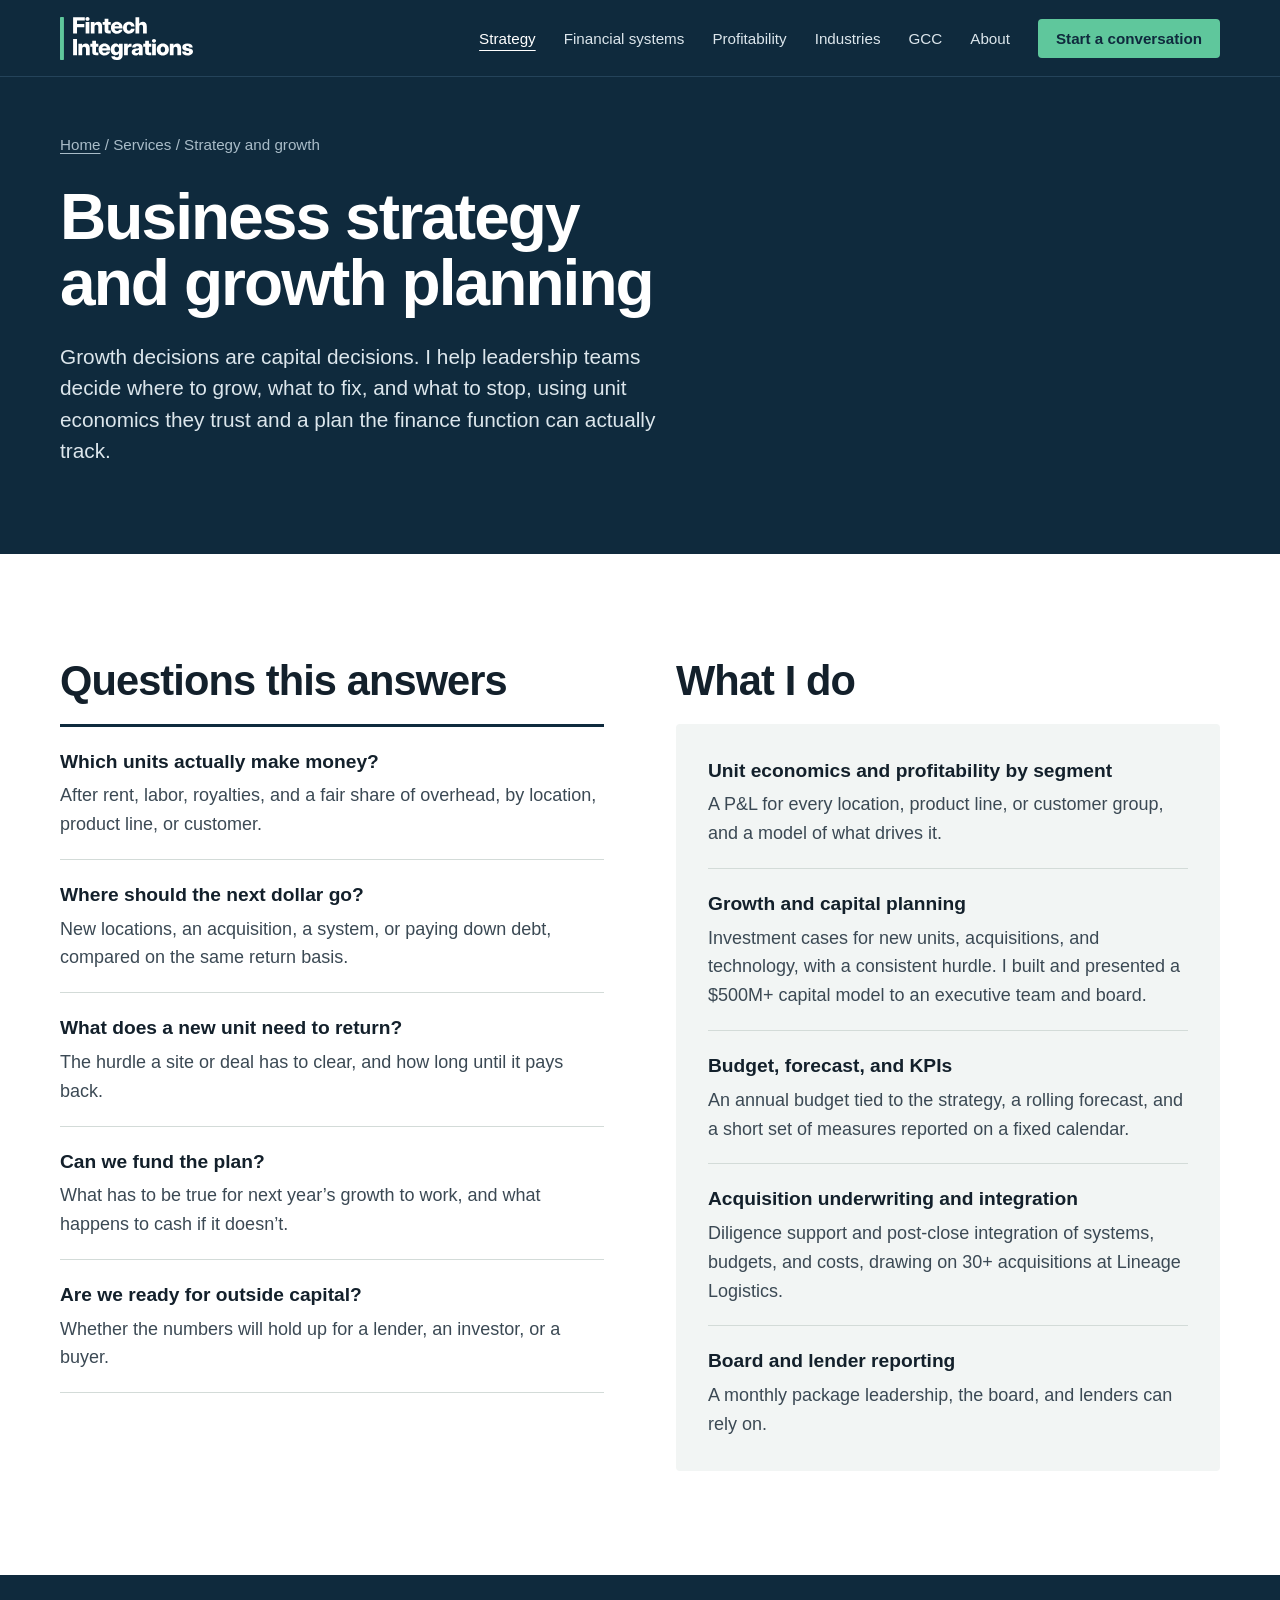
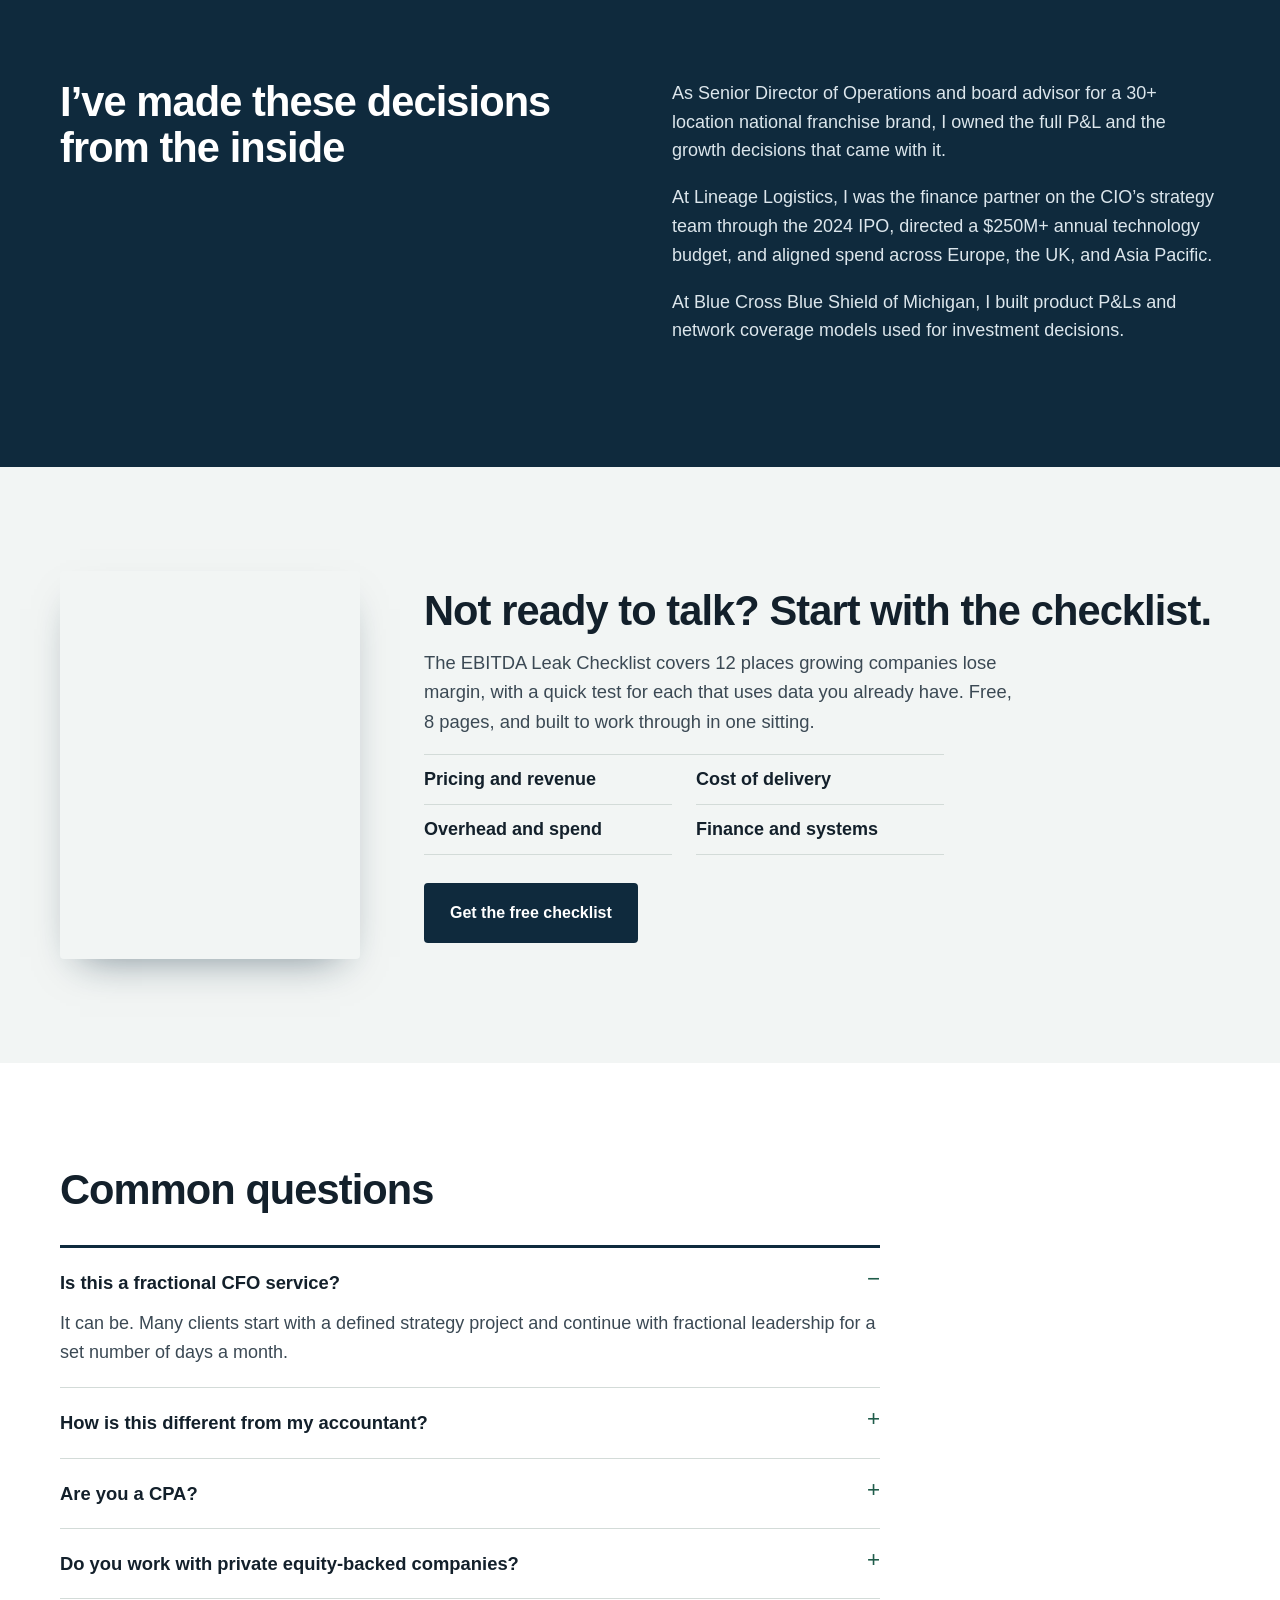
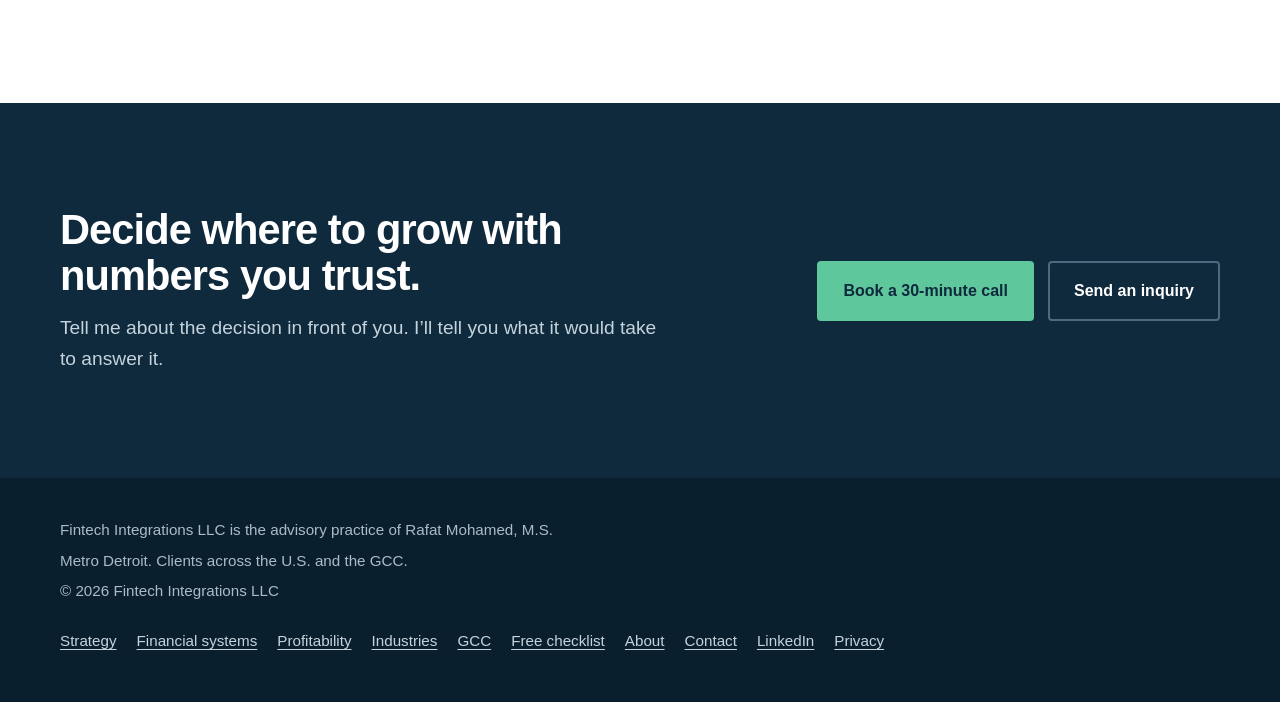
<file: services/fractional-cfo/index.html>
<!doctype html>
<html lang="en">
<head>
<meta charset="utf-8">
<title>Moved | Fintech Integrations</title>
<link rel="canonical" href="https://fintechintegration.com/services/strategy-growth/">
<meta name="robots" content="noindex, follow">
<meta http-equiv="refresh" content="0; url=/services/strategy-growth/">
</head>
<body>
<p>This page has moved to <a href="/services/strategy-growth/">https://fintechintegration.com/services/strategy-growth/</a>.</p>
</body>
</html>
</file>
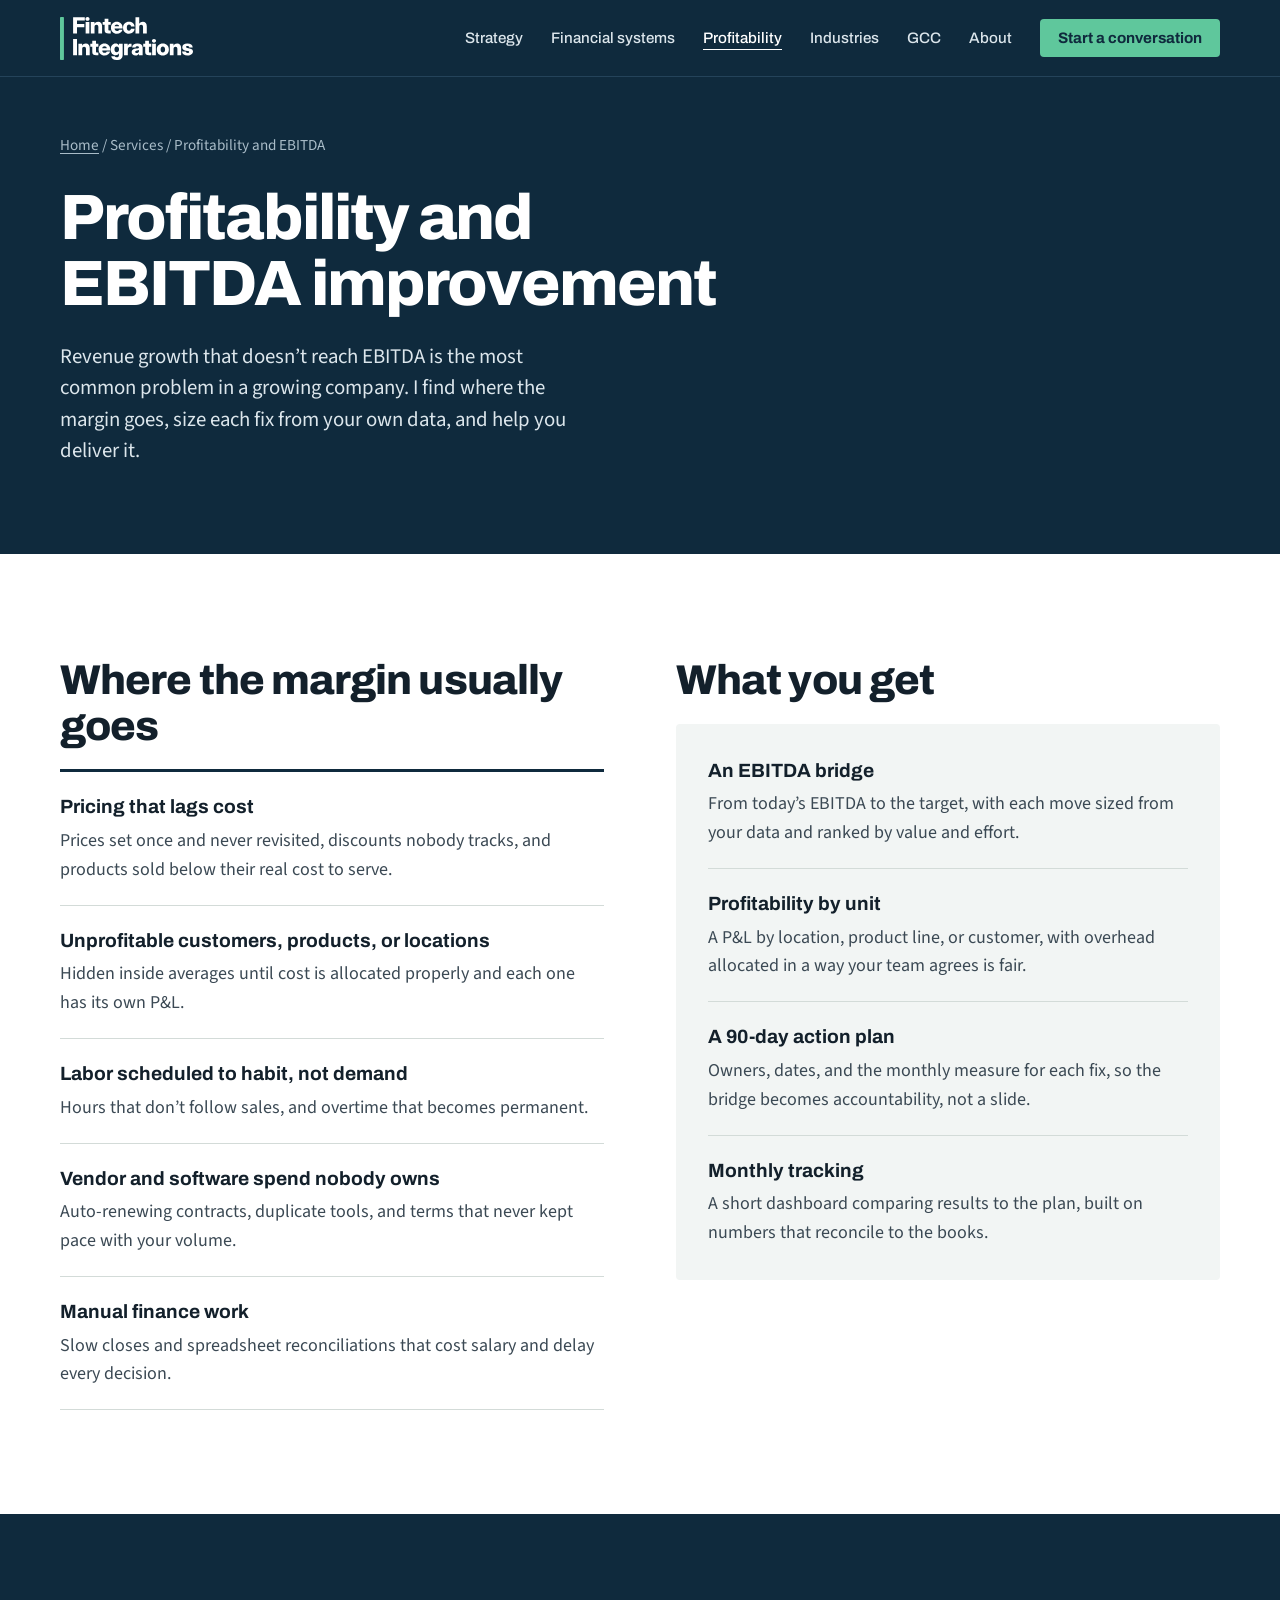
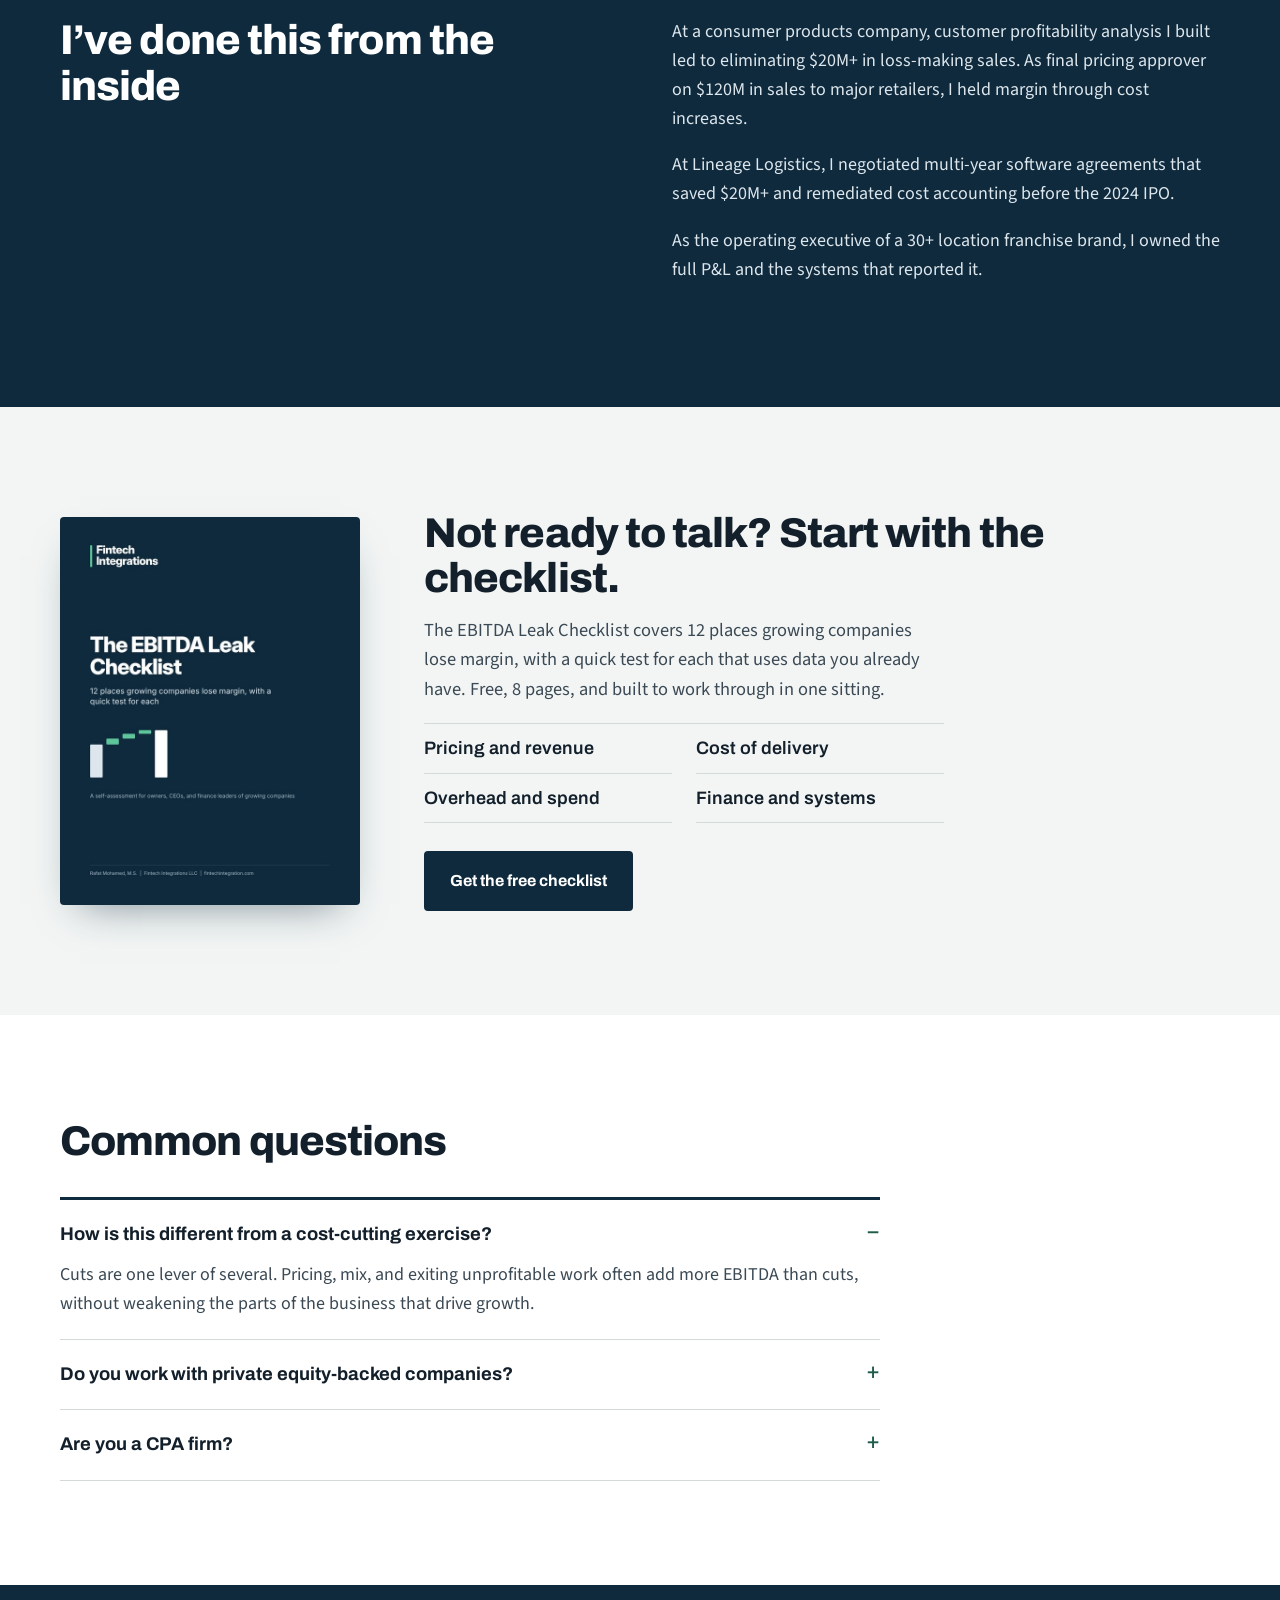
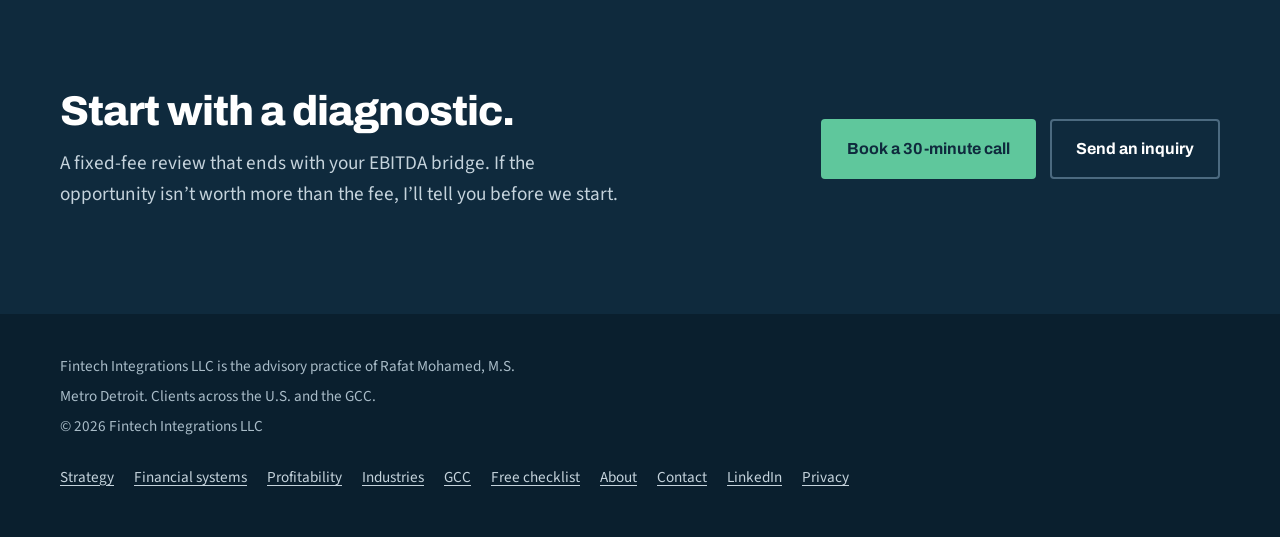
<file: services/profitability-ebitda/index.html>
<!doctype html>
<html lang="en" class="no-js">
<head>
<script async src="https://www.googletagmanager.com/gtm.js?id=GTM-N2VRJG69"></script>
<script>
  window.dataLayer = window.dataLayer || [];
  function gtag(){dataLayer.push(arguments);}
  gtag('js', new Date());
</script>
<meta charset="utf-8">
<meta name="viewport" content="width=device-width, initial-scale=1">
<title>Profitability and EBITDA Improvement Consulting | Fintech Integrations</title>
<meta name="description" content="EBITDA improvement for growing companies: pricing, unprofitable products and customers, labor, vendor and software spend, and an EBITDA bridge with monthly tracking.">
<link rel="canonical" href="https://fintechintegration.com/services/profitability-ebitda/">
<meta property="og:type" content="website">
<meta property="og:site_name" content="Fintech Integrations">
<meta property="og:title" content="Profitability and EBITDA improvement">
<meta property="og:description" content="EBITDA improvement for growing companies: pricing, unprofitable products and customers, labor, vendor and software spend, and an EBITDA bridge with monthly tracking.">
<meta property="og:url" content="https://fintechintegration.com/services/profitability-ebitda/">
<meta property="og:image" content="https://fintechintegration.com/assets/og-image.png">
<meta name="twitter:card" content="summary_large_image">
<link rel="icon" href="/assets/favicon.svg" type="image/svg+xml">
<link rel="apple-touch-icon" href="/assets/apple-touch-icon.png">
<meta name="theme-color" content="#0F2A3D">
<link rel="preconnect" href="https://fonts.googleapis.com">
<link rel="preconnect" href="https://fonts.gstatic.com" crossorigin>
<link href="https://fonts.googleapis.com/css2?family=Archivo:wght@500;600;700;800&family=Source+Sans+3:wght@400;600&display=swap" rel="stylesheet">
<link rel="stylesheet" href="/assets/styles.css">
<link rel="alternate" type="text/markdown" title="LLM-friendly summary" href="/llms.txt">
<script type="application/ld+json">
{
  "@context": "https://schema.org",
  "@graph": [
    {
      "@type": "BreadcrumbList",
      "itemListElement": [
        {
          "@type": "ListItem",
          "position": 1,
          "name": "Home",
          "item": "https://fintechintegration.com/"
        },
        {
          "@type": "ListItem",
          "position": 2,
          "name": "Profitability and EBITDA",
          "item": "https://fintechintegration.com/services/profitability-ebitda/"
        }
      ]
    },
    {
      "@type": "Service",
      "name": "Profitability and EBITDA improvement",
      "serviceType": "Profitability and EBITDA improvement",
      "provider": {
        "@type": "ProfessionalService",
        "@id": "https://fintechintegration.com/#business",
        "name": "Fintech Integrations",
        "url": "https://fintechintegration.com/"
      },
      "areaServed": [
        {
          "@type": "Country",
          "name": "United States"
        },
        {
          "@type": "Country",
          "name": "Saudi Arabia"
        },
        {
          "@type": "Country",
          "name": "United Arab Emirates"
        },
        {
          "@type": "Country",
          "name": "Qatar"
        },
        {
          "@type": "Country",
          "name": "Kuwait"
        },
        {
          "@type": "Country",
          "name": "Bahrain"
        },
        {
          "@type": "Country",
          "name": "Oman"
        }
      ],
      "description": "Pricing, product and customer profitability, labor, vendor and software spend, and an EBITDA bridge with monthly tracking."
    },
    {
      "@type": "FAQPage",
      "mainEntity": [
        {
          "@type": "Question",
          "name": "How is this different from a cost-cutting exercise?",
          "acceptedAnswer": {
            "@type": "Answer",
            "text": "Cuts are one lever of several. Pricing, mix, and exiting unprofitable work often add more EBITDA than cuts, without weakening the parts of the business that drive growth."
          }
        },
        {
          "@type": "Question",
          "name": "Do you work with private equity-backed companies?",
          "acceptedAnswer": {
            "@type": "Answer",
            "text": "Yes. The bridge and monthly tracking are built to the standard a sponsor or lender expects."
          }
        },
        {
          "@type": "Question",
          "name": "Are you a CPA firm?",
          "acceptedAnswer": {
            "@type": "Answer",
            "text": "No. I don\u2019t prepare taxes or perform audits. I work alongside your accountant on the operating and investment decisions the numbers should support."
          }
        }
      ]
    }
  ]
}
</script>
</head>
<body>
<a class="skip-link" href="#main">Skip to content</a>

<header class="site-header">
  <div class="wrap">
    <a class="brand" href="/">
      <img src="/assets/logo-white.svg" alt="Fintech Integrations home" width="133" height="43">
    </a>
    <button class="nav-toggle" type="button" aria-expanded="false" aria-controls="site-nav">Menu</button>
    <nav class="site-nav" id="site-nav" aria-label="Main">
      <ul>
        <li><a href="/services/strategy-growth/">Strategy</a></li>
        <li><a href="/services/financial-systems/">Financial systems</a></li>
        <li><a href="/services/profitability-ebitda/" aria-current="page">Profitability</a></li>
        <li><a href="/industries/">Industries</a></li>
        <li><a href="/gcc/">GCC</a></li>
        <li><a href="/about/">About</a></li>
        <li><a class="nav-cta" href="/contact/">Start a conversation</a></li>
      </ul>
    </nav>
  </div>
</header>

<main id="main">
  <section class="dark page-head">
    <div class="wrap">
      <nav class="crumbs" aria-label="Breadcrumb"><a href="/">Home</a> / Services / Profitability and EBITDA</nav>
      <h1>Profitability and EBITDA improvement</h1>
      <p class="lede">Revenue growth that doesn&#8217;t reach EBITDA is the most common problem in a growing company. I find where the margin goes, size each fix from your own data, and help you deliver it.</p>
    </div>
  </section>

  <section class="section">
    <div class="wrap split-wide">
      <div>
        <h2 style="margin-bottom: 20px;">Where the margin usually goes</h2>
        <ul class="rule-list heavy">
          <li><strong>Pricing that lags cost</strong><span>Prices set once and never revisited, discounts nobody tracks, and products sold below their real cost to serve.</span></li>
          <li><strong>Unprofitable customers, products, or locations</strong><span>Hidden inside averages until cost is allocated properly and each one has its own P&amp;L.</span></li>
          <li><strong>Labor scheduled to habit, not demand</strong><span>Hours that don&#8217;t follow sales, and overtime that becomes permanent.</span></li>
          <li><strong>Vendor and software spend nobody owns</strong><span>Auto-renewing contracts, duplicate tools, and terms that never kept pace with your volume.</span></li>
          <li><strong>Manual finance work</strong><span>Slow closes and spreadsheet reconciliations that cost salary and delay every decision.</span></li>
        </ul>
      </div>
      <div>
        <h2 style="margin-bottom: 20px;">What you get</h2>
        <div class="panel">
          <div><strong>An EBITDA bridge</strong><span>From today&#8217;s EBITDA to the target, with each move sized from your data and ranked by value and effort.</span></div>
          <div><strong>Profitability by unit</strong><span>A P&amp;L by location, product line, or customer, with overhead allocated in a way your team agrees is fair.</span></div>
          <div><strong>A 90-day action plan</strong><span>Owners, dates, and the monthly measure for each fix, so the bridge becomes accountability, not a slide.</span></div>
          <div><strong>Monthly tracking</strong><span>A short dashboard comparing results to the plan, built on numbers that reconcile to the books.</span></div>
        </div>
      </div>
    </div>
  </section>

  <section class="dark section" aria-labelledby="proof">
    <div class="wrap split">
      <h2 id="proof">I&#8217;ve done this from the inside</h2>
      <div class="prose-dark">
        <p>At a consumer products company, customer profitability analysis I built led to eliminating $20M+ in loss-making sales. As final pricing approver on $120M in sales to major retailers, I held margin through cost increases.</p>
        <p>At Lineage Logistics, I negotiated multi-year software agreements that saved $20M+ and remediated cost accounting before the 2024 IPO.</p>
        <p>As the operating executive of a 30+ location franchise brand, I owned the full P&amp;L and the systems that reported it.</p>
      </div>
    </div>
  </section>

  <section class="mist section magnet" aria-labelledby="magnet-h">
    <div class="wrap magnet-wrap">
      <a class="magnet-cover" href="/ebitda-leak-checklist/" data-track="profitability-ebitda" tabindex="-1" aria-hidden="true"><img src="/assets/checklist-cover.jpg" alt="" width="640" height="828" loading="lazy"></a>
      <div>
        <h2 id="magnet-h">Not ready to talk? Start with the checklist.</h2>
        <p class="magnet-lede">The EBITDA Leak Checklist covers 12 places growing companies lose margin, with a quick test for each that uses data you already have. Free, 8 pages, and built to work through in one sitting.</p>
        <ul class="magnet-list">
          <li>Pricing and revenue</li>
          <li>Cost of delivery</li>
          <li>Overhead and spend</li>
          <li>Finance and systems</li>
        </ul>
        <a class="button solid" href="/ebitda-leak-checklist/" data-track="profitability-ebitda">Get the free checklist</a>
      </div>
    </div>
  </section>

  <section class="section" aria-labelledby="faq">
    <div class="wrap">
      <h2 id="faq" style="margin-bottom: 32px;">Common questions</h2>
      <div class="faq">
        <details open>
          <summary>How is this different from a cost-cutting exercise?</summary>
          <p>Cuts are one lever of several. Pricing, mix, and exiting unprofitable work often add more EBITDA than cuts, without weakening the parts of the business that drive growth.</p>
        </details>
        <details>
          <summary>Do you work with private equity-backed companies?</summary>
          <p>Yes. The bridge and monthly tracking are built to the standard a sponsor or lender expects.</p>
        </details>
        <details>
          <summary>Are you a CPA firm?</summary>
          <p>No. I don&#8217;t prepare taxes or perform audits. I work alongside your accountant on the operating and investment decisions the numbers should support.</p>
        </details>
      </div>
    </div>
  </section>

  <section class="dark section cta" aria-labelledby="cta">
    <div class="wrap">
      <div class="text">
        <h2 id="cta">Start with a diagnostic.</h2>
        <p>A fixed-fee review that ends with your EBITDA bridge. If the opportunity isn&#8217;t worth more than the fee, I&#8217;ll tell you before we start.</p>
      </div>
      <div class="actions">
        <a class="button" href="https://calendar.app.google/FNnxUF7bjHvso6iX9" target="_blank" rel="noopener" data-track="cta_band">Book a 30-minute call<span class="sr-only"> (opens in a new tab)</span></a>
        <a class="button ghost" href="/contact/">Send an inquiry</a>
      </div>
    </div>
  </section>
</main>

<footer class="site-footer">
  <div class="wrap">
    <div>
      <p>Fintech Integrations LLC is the advisory practice of Rafat Mohamed, M.S.</p>
      <p>Metro Detroit. Clients across the U.S. and the GCC.</p>
      <p>&copy; 2026 Fintech Integrations LLC</p>
    </div>
    <ul>
      <li><a href="/services/strategy-growth/">Strategy</a></li>
      <li><a href="/services/financial-systems/">Financial systems</a></li>
      <li><a href="/services/profitability-ebitda/">Profitability</a></li>
      <li><a href="/industries/">Industries</a></li>
      <li><a href="/gcc/">GCC</a></li>
      <li><a href="/ebitda-leak-checklist/">Free checklist</a></li>
      <li><a href="/about/">About</a></li>
      <li><a href="/contact/">Contact</a></li>
      <li><a href="https://www.linkedin.com/in/rafat-mohamed/" rel="me">LinkedIn</a></li>
      <li><a href="/privacy/">Privacy</a></li>
    </ul>
  </div>
</footer>

<script src="/assets/site.js" defer></script>
</body>
</html>
</file>
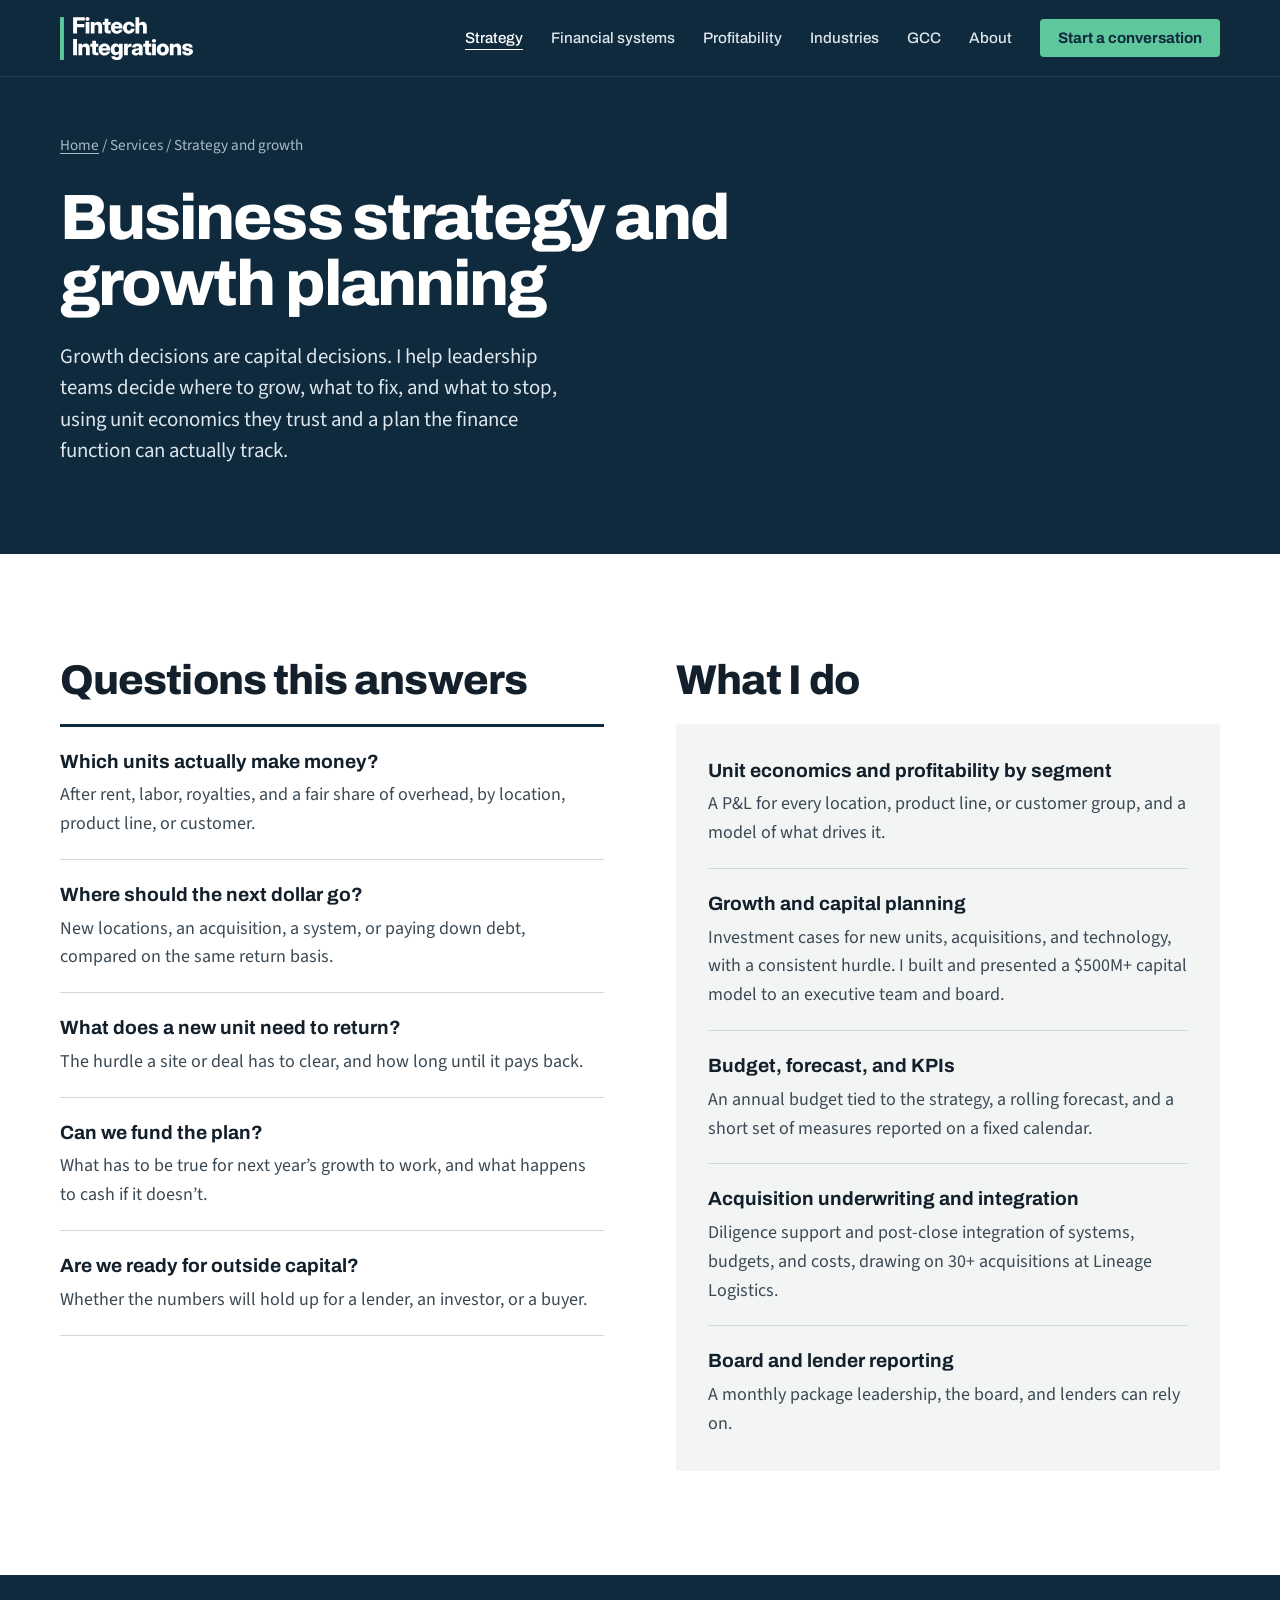
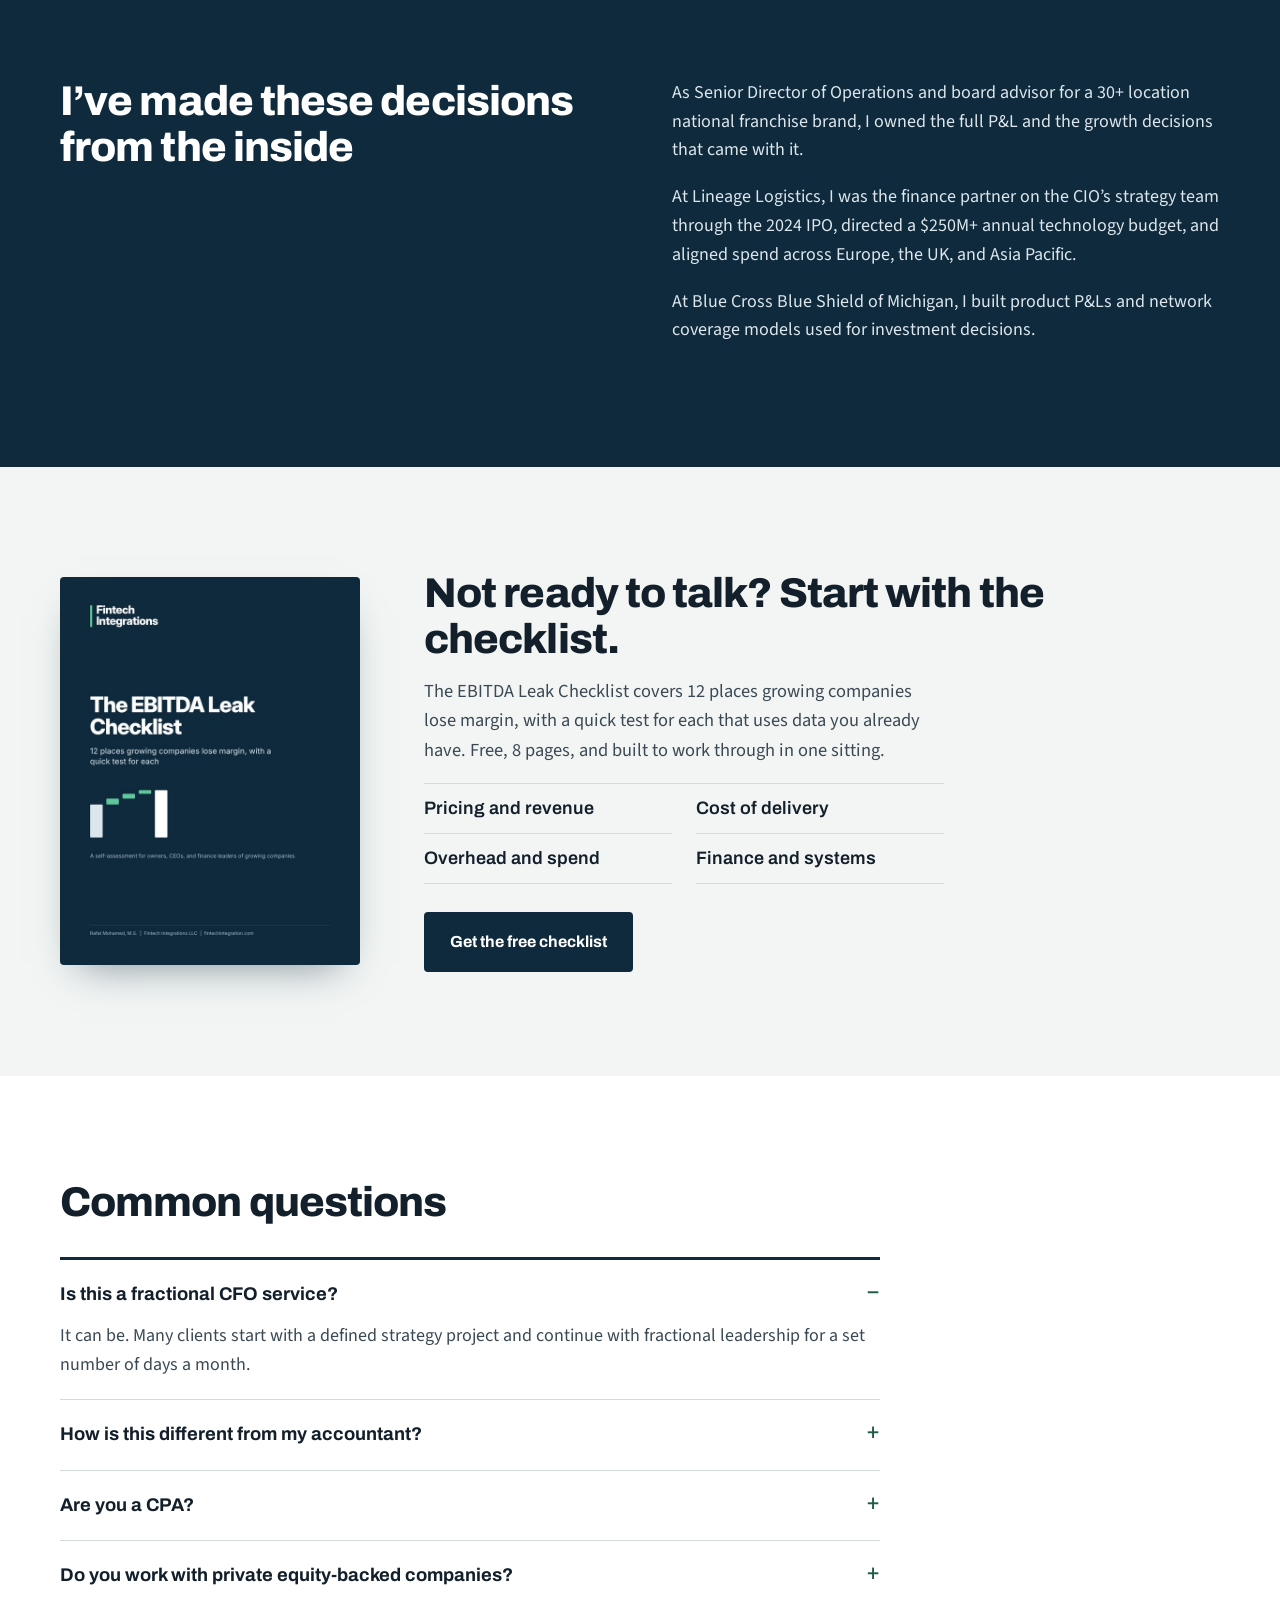
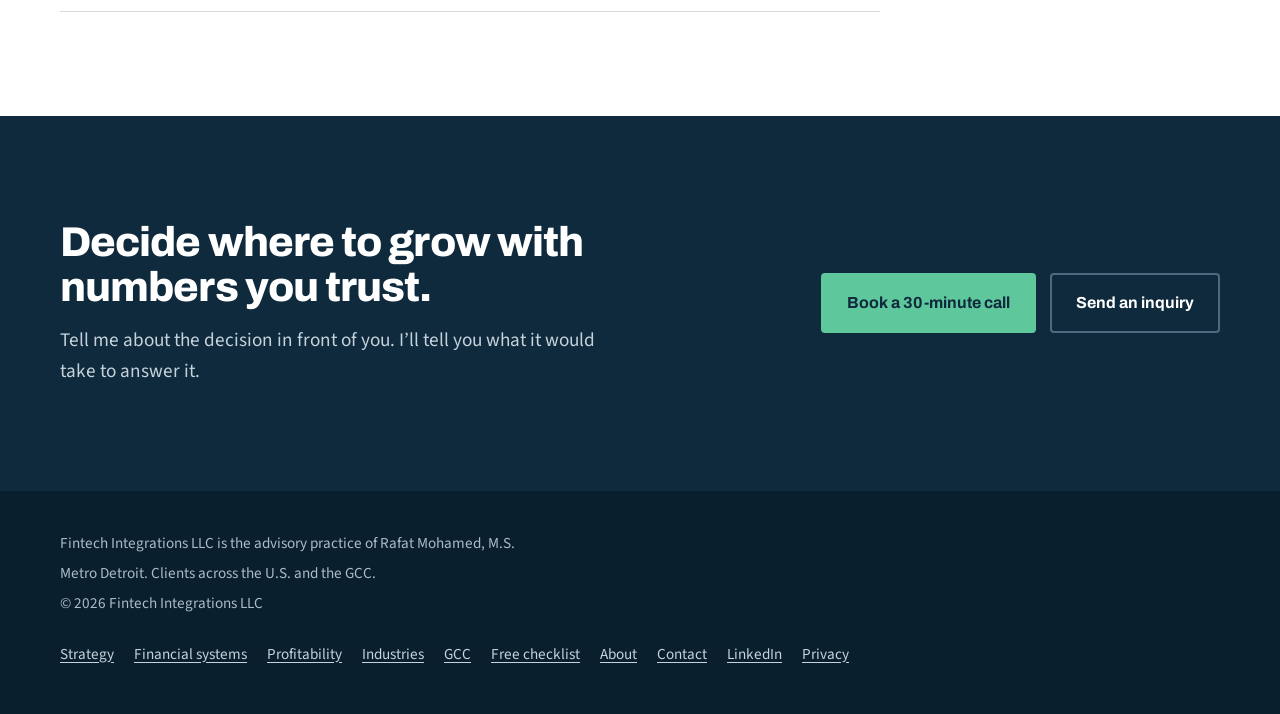
<file: services/strategy-growth/index.html>
<!doctype html>
<html lang="en" class="no-js">
<head>
<script async src="https://www.googletagmanager.com/gtm.js?id=GTM-N2VRJG69"></script>
<script>
  window.dataLayer = window.dataLayer || [];
  function gtag(){dataLayer.push(arguments);}
  gtag('js', new Date());
</script>
<meta charset="utf-8">
<meta name="viewport" content="width=device-width, initial-scale=1">
<title>Business Strategy and Growth Planning for Growing Companies | Fintech Integrations</title>
<meta name="description" content="Business strategy and growth planning for growing companies: unit economics, capital plans for new locations and acquisitions, budgets, forecasts, and board reporting.">
<link rel="canonical" href="https://fintechintegration.com/services/strategy-growth/">
<meta property="og:type" content="website">
<meta property="og:site_name" content="Fintech Integrations">
<meta property="og:title" content="Business strategy and growth planning">
<meta property="og:description" content="Business strategy and growth planning for growing companies: unit economics, capital plans for new locations and acquisitions, budgets, forecasts, and board reporting.">
<meta property="og:url" content="https://fintechintegration.com/services/strategy-growth/">
<meta property="og:image" content="https://fintechintegration.com/assets/og-image.png">
<meta name="twitter:card" content="summary_large_image">
<link rel="icon" href="/assets/favicon.svg" type="image/svg+xml">
<link rel="apple-touch-icon" href="/assets/apple-touch-icon.png">
<meta name="theme-color" content="#0F2A3D">
<link rel="preconnect" href="https://fonts.googleapis.com">
<link rel="preconnect" href="https://fonts.gstatic.com" crossorigin>
<link href="https://fonts.googleapis.com/css2?family=Archivo:wght@500;600;700;800&family=Source+Sans+3:wght@400;600&display=swap" rel="stylesheet">
<link rel="stylesheet" href="/assets/styles.css">
<link rel="alternate" type="text/markdown" title="LLM-friendly summary" href="/llms.txt">
<script type="application/ld+json">
{
  "@context": "https://schema.org",
  "@graph": [
    {
      "@type": "BreadcrumbList",
      "itemListElement": [
        {
          "@type": "ListItem",
          "position": 1,
          "name": "Home",
          "item": "https://fintechintegration.com/"
        },
        {
          "@type": "ListItem",
          "position": 2,
          "name": "Strategy and growth",
          "item": "https://fintechintegration.com/services/strategy-growth/"
        }
      ]
    },
    {
      "@type": "Service",
      "name": "Business strategy and growth planning",
      "serviceType": "Business strategy and growth planning",
      "provider": {
        "@type": "ProfessionalService",
        "@id": "https://fintechintegration.com/#business",
        "name": "Fintech Integrations",
        "url": "https://fintechintegration.com/"
      },
      "areaServed": [
        {
          "@type": "Country",
          "name": "United States"
        },
        {
          "@type": "Country",
          "name": "Saudi Arabia"
        },
        {
          "@type": "Country",
          "name": "United Arab Emirates"
        },
        {
          "@type": "Country",
          "name": "Qatar"
        },
        {
          "@type": "Country",
          "name": "Kuwait"
        },
        {
          "@type": "Country",
          "name": "Bahrain"
        },
        {
          "@type": "Country",
          "name": "Oman"
        }
      ],
      "description": "Unit economics, growth and capital planning, budgeting and forecasting, acquisition integration, and board reporting for growing companies."
    },
    {
      "@type": "FAQPage",
      "mainEntity": [
        {
          "@type": "Question",
          "name": "Is this a fractional CFO service?",
          "acceptedAnswer": {
            "@type": "Answer",
            "text": "It can be. Many clients start with a defined strategy project and continue with fractional leadership for a set number of days a month."
          }
        },
        {
          "@type": "Question",
          "name": "How is this different from my accountant?",
          "acceptedAnswer": {
            "@type": "Answer",
            "text": "Your accountant records what happened and handles tax and compliance. I focus on what to do next. I work alongside your accountant, not instead of them."
          }
        },
        {
          "@type": "Question",
          "name": "Are you a CPA?",
          "acceptedAnswer": {
            "@type": "Answer",
            "text": "No. I don\u2019t prepare taxes, issue audit opinions, or sign financial statements. My background is corporate finance, FP&A, cost accounting, and operations."
          }
        },
        {
          "@type": "Question",
          "name": "Do you work with private equity-backed companies?",
          "acceptedAnswer": {
            "@type": "Answer",
            "text": "Yes. The planning, tracking, and reporting are built to the standard a sponsor or lender expects."
          }
        }
      ]
    }
  ]
}
</script>
</head>
<body>
<a class="skip-link" href="#main">Skip to content</a>

<header class="site-header">
  <div class="wrap">
    <a class="brand" href="/">
      <img src="/assets/logo-white.svg" alt="Fintech Integrations home" width="133" height="43">
    </a>
    <button class="nav-toggle" type="button" aria-expanded="false" aria-controls="site-nav">Menu</button>
    <nav class="site-nav" id="site-nav" aria-label="Main">
      <ul>
        <li><a href="/services/strategy-growth/" aria-current="page">Strategy</a></li>
        <li><a href="/services/financial-systems/">Financial systems</a></li>
        <li><a href="/services/profitability-ebitda/">Profitability</a></li>
        <li><a href="/industries/">Industries</a></li>
        <li><a href="/gcc/">GCC</a></li>
        <li><a href="/about/">About</a></li>
        <li><a class="nav-cta" href="/contact/">Start a conversation</a></li>
      </ul>
    </nav>
  </div>
</header>

<main id="main">
  <section class="dark page-head">
    <div class="wrap">
      <nav class="crumbs" aria-label="Breadcrumb"><a href="/">Home</a> / Services / Strategy and growth</nav>
      <h1>Business strategy and growth planning</h1>
      <p class="lede">Growth decisions are capital decisions. I help leadership teams decide where to grow, what to fix, and what to stop, using unit economics they trust and a plan the finance function can actually track.</p>
    </div>
  </section>

  <section class="section">
    <div class="wrap split-wide">
      <div>
        <h2 style="margin-bottom: 20px;">Questions this answers</h2>
        <ul class="rule-list heavy">
          <li><strong>Which units actually make money?</strong><span>After rent, labor, royalties, and a fair share of overhead, by location, product line, or customer.</span></li>
          <li><strong>Where should the next dollar go?</strong><span>New locations, an acquisition, a system, or paying down debt, compared on the same return basis.</span></li>
          <li><strong>What does a new unit need to return?</strong><span>The hurdle a site or deal has to clear, and how long until it pays back.</span></li>
          <li><strong>Can we fund the plan?</strong><span>What has to be true for next year&#8217;s growth to work, and what happens to cash if it doesn&#8217;t.</span></li>
          <li><strong>Are we ready for outside capital?</strong><span>Whether the numbers will hold up for a lender, an investor, or a buyer.</span></li>
        </ul>
      </div>
      <div>
        <h2 style="margin-bottom: 20px;">What I do</h2>
        <div class="panel">
          <div><strong>Unit economics and profitability by segment</strong><span>A P&amp;L for every location, product line, or customer group, and a model of what drives it.</span></div>
          <div><strong>Growth and capital planning</strong><span>Investment cases for new units, acquisitions, and technology, with a consistent hurdle. I built and presented a $500M+ capital model to an executive team and board.</span></div>
          <div><strong>Budget, forecast, and KPIs</strong><span>An annual budget tied to the strategy, a rolling forecast, and a short set of measures reported on a fixed calendar.</span></div>
          <div><strong>Acquisition underwriting and integration</strong><span>Diligence support and post-close integration of systems, budgets, and costs, drawing on 30+ acquisitions at Lineage Logistics.</span></div>
          <div><strong>Board and lender reporting</strong><span>A monthly package leadership, the board, and lenders can rely on.</span></div>
        </div>
      </div>
    </div>
  </section>

  <section class="dark section" aria-labelledby="proof">
    <div class="wrap split">
      <h2 id="proof">I&#8217;ve made these decisions from the inside</h2>
      <div class="prose-dark">
        <p>As Senior Director of Operations and board advisor for a 30+ location national franchise brand, I owned the full P&amp;L and the growth decisions that came with it.</p>
        <p>At Lineage Logistics, I was the finance partner on the CIO&#8217;s strategy team through the 2024 IPO, directed a $250M+ annual technology budget, and aligned spend across Europe, the UK, and Asia Pacific.</p>
        <p>At Blue Cross Blue Shield of Michigan, I built product P&amp;Ls and network coverage models used for investment decisions.</p>
      </div>
    </div>
  </section>

  <section class="mist section magnet" aria-labelledby="magnet-h">
    <div class="wrap magnet-wrap">
      <a class="magnet-cover" href="/ebitda-leak-checklist/" data-track="strategy-growth" tabindex="-1" aria-hidden="true"><img src="/assets/checklist-cover.jpg" alt="" width="640" height="828" loading="lazy"></a>
      <div>
        <h2 id="magnet-h">Not ready to talk? Start with the checklist.</h2>
        <p class="magnet-lede">The EBITDA Leak Checklist covers 12 places growing companies lose margin, with a quick test for each that uses data you already have. Free, 8 pages, and built to work through in one sitting.</p>
        <ul class="magnet-list">
          <li>Pricing and revenue</li>
          <li>Cost of delivery</li>
          <li>Overhead and spend</li>
          <li>Finance and systems</li>
        </ul>
        <a class="button solid" href="/ebitda-leak-checklist/" data-track="strategy-growth">Get the free checklist</a>
      </div>
    </div>
  </section>

  <section class="section" aria-labelledby="faq">
    <div class="wrap">
      <h2 id="faq" style="margin-bottom: 32px;">Common questions</h2>
      <div class="faq">
        <details open>
          <summary>Is this a fractional CFO service?</summary>
          <p>It can be. Many clients start with a defined strategy project and continue with fractional leadership for a set number of days a month.</p>
        </details>
        <details>
          <summary>How is this different from my accountant?</summary>
          <p>Your accountant records what happened and handles tax and compliance. I focus on what to do next. I work alongside your accountant, not instead of them.</p>
        </details>
        <details>
          <summary>Are you a CPA?</summary>
          <p>No. I don&#8217;t prepare taxes, issue audit opinions, or sign financial statements. My background is corporate finance, FP&amp;A, cost accounting, and operations.</p>
        </details>
        <details>
          <summary>Do you work with private equity-backed companies?</summary>
          <p>Yes. The planning, tracking, and reporting are built to the standard a sponsor or lender expects.</p>
        </details>
      </div>
    </div>
  </section>

  <section class="dark section cta" aria-labelledby="cta">
    <div class="wrap">
      <div class="text">
        <h2 id="cta">Decide where to grow with numbers you trust.</h2>
        <p>Tell me about the decision in front of you. I&#8217;ll tell you what it would take to answer it.</p>
      </div>
      <div class="actions">
        <a class="button" href="https://calendar.app.google/FNnxUF7bjHvso6iX9" target="_blank" rel="noopener" data-track="cta_band">Book a 30-minute call<span class="sr-only"> (opens in a new tab)</span></a>
        <a class="button ghost" href="/contact/">Send an inquiry</a>
      </div>
    </div>
  </section>
</main>

<footer class="site-footer">
  <div class="wrap">
    <div>
      <p>Fintech Integrations LLC is the advisory practice of Rafat Mohamed, M.S.</p>
      <p>Metro Detroit. Clients across the U.S. and the GCC.</p>
      <p>&copy; 2026 Fintech Integrations LLC</p>
    </div>
    <ul>
      <li><a href="/services/strategy-growth/">Strategy</a></li>
      <li><a href="/services/financial-systems/">Financial systems</a></li>
      <li><a href="/services/profitability-ebitda/">Profitability</a></li>
      <li><a href="/industries/">Industries</a></li>
      <li><a href="/gcc/">GCC</a></li>
      <li><a href="/ebitda-leak-checklist/">Free checklist</a></li>
      <li><a href="/about/">About</a></li>
      <li><a href="/contact/">Contact</a></li>
      <li><a href="https://www.linkedin.com/in/rafat-mohamed/" rel="me">LinkedIn</a></li>
      <li><a href="/privacy/">Privacy</a></li>
    </ul>
  </div>
</footer>

<script src="/assets/site.js" defer></script>
</body>
</html>
</file>
<file: assets/styles.css>
/* Fintech Integration: site styles */
:root {
  --navy: #0F2A3D;
  --navy-2: #142F45;
  --navy-deep: #0A1F2E;
  --navy-line: #2B4A61;
  --ink: #13202B;
  --body: #3B4954;
  --muted: #52606B;
  --mist: #F2F5F4;
  --line: #D3DBD8;
  --accent: #5FC79C;
  --spruce: #1F5C4A;
  --spruce-dark: #163F33;
  --on-navy: #DCE6EC;
  --on-navy-2: #C5D3DC;
  --on-navy-3: #A9BCC8;
  --head: "Archivo", "Helvetica Neue", Arial, sans-serif;
  --text: "Source Sans 3", "Helvetica Neue", Arial, sans-serif;
  --max: 1240px;
  --gutter: clamp(16px, 4vw, 40px);
}

*, *::before, *::after { box-sizing: border-box; }
html { -webkit-text-size-adjust: 100%; scroll-behavior: smooth; }
@media (prefers-reduced-motion: reduce) { html { scroll-behavior: auto; } }

body {
  margin: 0;
  background: #fff;
  color: var(--ink);
  font-family: var(--text);
  font-size: 1.125rem;
  line-height: 1.6;
}

img, svg { display: block; max-width: 100%; }
a { color: var(--spruce); text-underline-offset: 3px; }
a:hover { color: var(--spruce-dark); }
:focus-visible { outline: 3px solid var(--accent); outline-offset: 3px; border-radius: 2px; }

.skip-link { position: absolute; left: -9999px; top: 0; background: #fff; color: var(--ink); padding: 10px 16px; z-index: 100; font-family: var(--head); }
.skip-link:focus { left: 16px; top: 16px; }

h1, h2, h3 { font-family: var(--head); margin: 0; color: inherit; }
h1 { font-weight: 800; font-size: clamp(2.4rem, 5.2vw, 4rem); line-height: 1.03; letter-spacing: -0.03em; }
h2 { font-weight: 800; font-size: clamp(1.8rem, 3.4vw, 2.6rem); line-height: 1.1; letter-spacing: -0.022em; }
h3 { font-weight: 700; font-size: 1.5rem; line-height: 1.2; letter-spacing: -0.01em; }
p { margin: 0 0 1em; }

.wrap { max-width: var(--max); margin: 0 auto; padding: 0 var(--gutter); }
.dark { background: var(--navy); color: #fff; }
.dark a:not(.button) { color: #fff; }
.mist { background: var(--mist); }
.lede { font-size: 1.3rem; line-height: 1.5; }
.dark .lede { color: var(--on-navy); }
.intro { max-width: 62ch; margin-bottom: 48px; }
.intro h2 { margin-bottom: 14px; }
.intro p { font-size: 1.2rem; color: var(--body); margin: 0; }
.dark .intro p { color: var(--on-navy-2); }
.section { padding: clamp(64px, 9vw, 104px) 0; }
.bordered { border-top: 1px solid var(--line); }

/* Header */
.site-header { background: var(--navy); border-bottom: 1px solid #24435A; }
.site-header .wrap { min-height: 76px; display: flex; flex-wrap: wrap; align-items: center; justify-content: space-between; gap: 16px; }
.brand { display: flex; align-items: center; gap: 10px; color: #fff; text-decoration: none; font-family: var(--head); font-weight: 700; font-size: 1.2rem; letter-spacing: -0.01em; }
.brand:hover { color: #fff; }
.brand img { height: 43px; width: auto; display: block; }
.nav-toggle { display: none; font-family: var(--head); font-weight: 600; font-size: 0.95rem; color: #fff; background: none; border: 1px solid var(--navy-line); border-radius: 4px; padding: 9px 14px; cursor: pointer; min-height: 44px; }
.site-nav ul { list-style: none; margin: 0; padding: 0; display: flex; flex-wrap: wrap; align-items: center; gap: 28px; }
.site-nav a { font-family: var(--head); font-size: 0.95rem; font-weight: 500; color: var(--on-navy); text-decoration: none; }
.site-nav a:hover, .site-nav a[aria-current="page"] { color: #fff; text-decoration: underline; text-underline-offset: 6px; }
.site-nav a.nav-cta { background: var(--accent); color: var(--navy); font-weight: 700; padding: 11px 18px; border-radius: 4px; text-decoration: none; }
.site-nav a.nav-cta:hover { background: #7AD4AE; color: var(--navy); }
@media (max-width: 1100px) {
  .nav-toggle { display: inline-block; }
  .site-nav { display: none; width: 100%; padding: 4px 0 20px; }
  .site-nav.is-open { display: block; }
  .site-nav ul { flex-direction: column; align-items: flex-start; gap: 16px; }
}
.no-js .site-nav { display: block; }

/* Buttons */
.button { display: inline-block; font-family: var(--head); font-weight: 700; font-size: 1rem; text-decoration: none; padding: 15px 24px; border-radius: 4px; background: var(--accent); color: var(--navy); border: 2px solid var(--accent); }
.button:hover { background: #7AD4AE; border-color: #7AD4AE; color: var(--navy); }
.button.ghost { background: transparent; color: #fff; border-color: #4C6A80; }
.button.ghost:hover { background: var(--navy-2); color: #fff; }
.button.solid { background: var(--navy); border-color: var(--navy); color: #fff; }
.button.solid:hover { background: var(--navy-2); color: #fff; }
.button.outline { background: #fff; color: var(--navy); border-color: var(--navy); }
.button.outline:hover { background: var(--mist); color: var(--navy); }
.actions { display: flex; flex-wrap: wrap; gap: 14px; }

/* Copy email */
.copy-row { display: flex; flex-wrap: wrap; align-items: center; gap: 10px 14px; }
.copy-row a { word-break: break-all; }
.copy-btn { font-family: var(--head); font-weight: 700; font-size: 0.9rem; color: var(--navy); background: #fff; border: 2px solid var(--navy); border-radius: 4px; padding: 8px 14px; min-height: 40px; cursor: pointer; }
.copy-btn:hover { background: var(--navy); color: #fff; }
.copy-status { display: block; font-size: 0.95rem; color: var(--spruce); margin-top: 6px; min-height: 1.4em; }

/* Hero */
.hero .wrap { padding-top: clamp(56px, 8vw, 96px); padding-bottom: clamp(64px, 9vw, 104px); display: grid; grid-template-columns: repeat(auto-fit, minmax(min(100%, 460px), 1fr)); gap: 64px; align-items: center; }
.hero h1 { margin-bottom: 28px; }
.hero .lede { max-width: 34ch; margin-bottom: 20px; }
.hero .sub { font-size: 1.05rem; color: var(--on-navy-3); max-width: 46ch; margin-bottom: 36px; }

/* EBITDA bridge */
.bridge { margin: 0; background: var(--navy-2); border: 1px solid var(--navy-line); border-radius: 8px; padding: 28px 28px 22px; }
.bridge-head { display: flex; justify-content: space-between; align-items: baseline; gap: 12px; padding-bottom: 14px; border-bottom: 1px solid var(--navy-line); }
.bridge-title { font-family: var(--head); font-weight: 700; font-size: 1.05rem; }
.bridge-tag { font-size: 0.875rem; color: var(--on-navy-3); }
.bridge-bars { height: 300px; display: grid; grid-template-columns: repeat(6, minmax(0, 1fr)); gap: 12px; align-items: end; padding-top: 24px; }
.bridge-bars > div { display: flex; flex-direction: column; justify-content: flex-end; height: 100%; }
.bridge-bars span { text-align: center; font-family: var(--head); font-weight: 700; font-size: 0.95rem; margin-bottom: 6px; font-variant-numeric: tabular-nums; }
.bridge-bars .up span { color: var(--accent); }
.bridge-bars i { display: block; border-radius: 2px; background: var(--on-navy); }
.bridge-bars .up i { background: var(--accent); }
.bridge-bars .end i { background: #fff; }
.bridge-labels { display: grid; grid-template-columns: repeat(6, minmax(0, 1fr)); gap: 12px; padding-top: 10px; border-top: 1px solid var(--navy-line); font-size: 0.82rem; line-height: 1.3; color: var(--on-navy-2); text-align: center; }
.bridge figcaption { margin-top: 18px; font-size: 0.95rem; line-height: 1.5; color: var(--on-navy-3); }
@media (max-width: 480px) {
  .bridge { padding: 20px 16px 18px; }
  .bridge-bars, .bridge-labels { gap: 6px; }
  .bridge-labels { font-size: 0.72rem; }
  .bridge-bars span { font-size: 0.8rem; }
}

/* Experience strip */
.strip { background: var(--mist); border-bottom: 1px solid var(--line); }
.strip .wrap { padding-top: 26px; padding-bottom: 26px; display: flex; flex-wrap: wrap; align-items: center; gap: 12px 40px; }
.strip .label { font-size: 0.95rem; color: var(--muted); }
.strip strong { font-family: var(--head); font-weight: 700; font-size: 1.05rem; }

/* Pillars */
.pillars { display: grid; grid-template-columns: repeat(auto-fit, minmax(min(100%, 320px), 1fr)); border-top: 3px solid var(--navy); }
.pillars > div { padding: 32px 36px 36px; border-left: 1px solid var(--line); }
.pillars > div:first-child { padding-left: 0; border-left: 0; }
.pillars > div:last-child { padding-right: 0; }
.pillars .step { font-family: var(--head); font-weight: 800; font-size: 0.95rem; color: var(--spruce); margin-bottom: 18px; }
.pillars h3 { margin-bottom: 12px; }
.pillars p { color: var(--body); margin-bottom: 18px; }
.more { font-family: var(--head); font-weight: 700; font-size: 1rem; }
@media (max-width: 1060px) {
  .pillars > div, .pillars > div:first-child, .pillars > div:last-child { padding: 28px 0; border-left: 0; border-bottom: 1px solid var(--line); }
}

/* Results */
.results { display: grid; grid-template-columns: repeat(auto-fit, minmax(min(100%, 340px), 1fr)); gap: 0 48px; }
.results > div { padding: 24px 0; border-top: 1px solid var(--navy-line); }
.results .figure { font-family: var(--head); font-weight: 800; font-size: 2.75rem; line-height: 1; color: var(--accent); margin-bottom: 10px; font-variant-numeric: tabular-nums; }
.results p { margin: 0; color: var(--on-navy-2); }

/* Region list */
.region-list { list-style: none; margin: 0; padding: 0; display: grid; grid-template-columns: repeat(2, minmax(0, 1fr)); gap: 0 32px; border-top: 1px solid var(--navy-line); }
.region-list li { padding: 16px 0; border-bottom: 1px solid var(--navy-line); font-family: var(--head); font-weight: 700; font-size: 1.15rem; color: #fff; }
.region-list li:first-child { color: var(--accent); }
@media (max-width: 480px) { .region-list { grid-template-columns: 1fr; } }

/* Two-column layouts */
.split { display: grid; grid-template-columns: repeat(auto-fit, minmax(min(100%, 460px), 1fr)); gap: 64px; align-items: start; }
.split-wide { display: grid; grid-template-columns: repeat(auto-fit, minmax(min(100%, 520px), 1fr)); gap: 72px; align-items: start; }

/* Lists */
.rule-list { list-style: none; margin: 0; padding: 0; border-top: 1px solid var(--line); }
.rule-list li { padding: 16px 0; border-bottom: 1px solid var(--line); }
.rule-list strong { font-family: var(--head); }
.rule-list.heavy { border-top: 3px solid var(--navy); }
.rule-list.heavy li { padding: 20px 0; }
.rule-list.heavy strong { display: block; font-size: 1.2rem; margin-bottom: 4px; }
.rule-list span { color: var(--body); }

.tiles { display: grid; grid-template-columns: repeat(2, minmax(0, 1fr)); gap: 12px; }
.tiles a { display: block; padding: 20px; background: var(--mist); border-radius: 4px; color: var(--ink); text-decoration: none; font-family: var(--head); font-weight: 700; font-size: 1.05rem; line-height: 1.3; min-height: 44px; }
.tiles a:hover { background: #E3EAE7; color: var(--ink); }
@media (max-width: 480px) { .tiles { grid-template-columns: 1fr; } }

.panel { background: var(--mist); border-radius: 4px; padding: 32px 32px 12px; }
.panel > div { padding-bottom: 20px; margin-bottom: 20px; border-bottom: 1px solid var(--line); }
.panel > div:last-child { border-bottom: 0; margin-bottom: 0; }
.panel strong { display: block; font-family: var(--head); font-size: 1.2rem; margin-bottom: 4px; }
.panel span { color: var(--body); }

/* Engagement cards */
.cards { display: grid; grid-template-columns: repeat(auto-fit, minmax(min(100%, 320px), 1fr)); gap: 20px; }
.cards > div { background: #fff; padding: 32px; border-radius: 4px; border-top: 4px solid var(--navy); }
.cards h3 { font-size: 1.4rem; margin-bottom: 10px; }
.cards p { margin: 0; color: var(--body); }

/* Page head */
.page-head .wrap { padding-top: 56px; padding-bottom: clamp(64px, 8vw, 88px); }
.crumbs { font-size: 0.95rem; color: var(--on-navy-3); margin-bottom: 28px; }
.dark .crumbs a { color: var(--on-navy-3); }
.page-head h1 { max-width: 18ch; margin-bottom: 24px; }
.page-head .lede { max-width: 52ch; margin: 0; }

.prose-dark p { color: var(--on-navy); }

/* Industry rows */
.industry { display: grid; grid-template-columns: minmax(0, 1fr) minmax(0, 2fr); gap: 16px 56px; padding: 36px 0; border-bottom: 1px solid var(--line); }
.industry:first-of-type { border-top: 3px solid var(--navy); }
.industry p { color: var(--body); margin: 0 0 12px; }
@media (max-width: 760px) { .industry { grid-template-columns: 1fr; } }

/* Checklist lead magnet */
.magnet-wrap { display: grid; grid-template-columns: minmax(0, 300px) minmax(0, 1fr); gap: 64px; align-items: center; }
.magnet-cover img { width: 100%; height: auto; border-radius: 4px; box-shadow: 0 18px 40px -20px rgba(15, 42, 61, 0.55); }
.magnet h2 { margin-bottom: 14px; }
.magnet-lede { font-size: 1.15rem; color: var(--body); max-width: 58ch; }
.magnet-list { list-style: none; margin: 0 0 28px; padding: 0; display: grid; grid-template-columns: repeat(2, minmax(0, 1fr)); gap: 0 24px; border-top: 1px solid var(--line); max-width: 520px; }
.magnet-list li { padding: 10px 0; border-bottom: 1px solid var(--line); font-family: var(--head); font-weight: 600; }
@media (max-width: 760px) { .magnet-wrap { grid-template-columns: 1fr; gap: 32px; } .magnet-cover { max-width: 200px; } }
.checklist-hero { display: grid; grid-template-columns: minmax(0, 1fr) minmax(0, 260px); gap: 56px; align-items: center; }
.checklist-hero-cover { width: 100%; height: auto; border-radius: 4px; box-shadow: 0 20px 44px -18px rgba(0, 0, 0, 0.6); }
@media (max-width: 760px) { .checklist-hero { grid-template-columns: 1fr; gap: 32px; } .checklist-hero-cover { max-width: 180px; } }
.get-box { background: #fff; border: 1px solid var(--line); border-top: 4px solid var(--navy); border-radius: 6px; padding: 28px; }
.check.consent { align-items: flex-start; font-size: 0.95rem; color: var(--body); margin-bottom: 8px; }
.check.consent input { margin-top: 3px; }

/* Booking box */
.book-box { background: var(--navy); color: #fff; border-radius: 6px; padding: 28px; }
.book-box p { color: var(--on-navy-2); }

/* Intake form */
.sr-only { position: absolute; width: 1px; height: 1px; overflow: hidden; clip: rect(0 0 0 0); white-space: nowrap; }
.intake-layout { display: grid; grid-template-columns: minmax(0, 1.6fr) minmax(0, 1fr); gap: 72px; align-items: start; }
@media (max-width: 960px) { .intake-layout { grid-template-columns: 1fr; gap: 56px; } }
.intake fieldset { border: 0; padding: 0; margin: 0 0 36px; }
.intake legend { font-family: var(--head); font-weight: 700; font-size: 1.2rem; padding: 0 0 12px; margin-bottom: 18px; border-bottom: 3px solid var(--navy); width: 100%; }
.field-row { display: grid; grid-template-columns: repeat(2, minmax(0, 1fr)); gap: 0 20px; }
@media (max-width: 600px) { .field-row { grid-template-columns: 1fr; } }
.field { margin-bottom: 18px; }
.field label, .label-text { display: block; font-family: var(--head); font-weight: 600; font-size: 0.95rem; margin-bottom: 6px; color: var(--ink); }
.intake input[type="text"], .intake input[type="email"], .intake input[type="tel"], .intake select, .intake textarea {
  width: 100%; font: inherit; font-size: 1rem; color: var(--ink); background: #fff;
  border: 1px solid #A8B5BD; border-radius: 4px; padding: 11px 12px; min-height: 46px;
}
.intake textarea { resize: vertical; line-height: 1.5; }
.intake select { appearance: auto; }
.intake input:focus-visible, .intake select:focus-visible, .intake textarea:focus-visible { outline: 3px solid var(--accent); outline-offset: 1px; border-color: var(--navy); }
.intake [aria-invalid="true"] { border-color: #B3261E; }
.field-error { display: block; color: #B3261E; font-size: 0.9rem; margin-top: 4px; }
.check-grid { display: grid; grid-template-columns: repeat(2, minmax(0, 1fr)); gap: 8px 20px; }
@media (max-width: 600px) { .check-grid { grid-template-columns: 1fr; } }
.check { display: flex; align-items: center; gap: 10px; min-height: 44px; font-size: 1rem; cursor: pointer; }
.check input { width: 20px; height: 20px; margin: 0; accent-color: var(--spruce); flex: none; }
.hp { position: absolute; left: -9999px; }
.form-note { font-size: 0.95rem; color: var(--muted); margin: 0 0 20px; }
.intake button[disabled] { opacity: 0.6; cursor: progress; }
.form-status { margin-top: 18px; font-size: 1rem; }
.form-status:empty { display: none; }
.form-status.ok { padding: 18px 20px; background: #E3F2EB; border-left: 4px solid var(--spruce); color: var(--ink); }
.form-status.err { padding: 18px 20px; background: #FBEAE8; border-left: 4px solid #B3261E; color: var(--ink); }

/* Legal pages */
.legal { max-width: 70ch; }
.legal h2 { font-size: 1.6rem; margin: 48px 0 14px; }
.legal h2:first-child { margin-top: 0; }
.legal h3 { font-size: 1.15rem; margin: 24px 0 8px; }
.legal p, .legal li { color: var(--body); }
.legal-list { padding-left: 1.2em; margin: 0 0 1em; }
.legal-list li { margin-bottom: 0.6em; }

/* FAQ */
.faq { max-width: 820px; border-top: 3px solid var(--navy); }
.faq details { padding: 20px 0; border-bottom: 1px solid var(--line); }
.faq summary { font-family: var(--head); font-weight: 700; font-size: 1.15rem; cursor: pointer; list-style: none; display: flex; justify-content: space-between; gap: 16px; }
.faq summary::-webkit-details-marker { display: none; }
.faq summary::after { content: "+"; color: var(--spruce); font-weight: 500; font-size: 1.4rem; line-height: 1; }
.faq details[open] summary::after { content: "\2212"; }
.faq details p { margin: 12px 0 0; color: var(--body); }

/* CTA */
.cta .wrap { display: flex; flex-wrap: wrap; justify-content: space-between; align-items: center; gap: 32px; }
.cta h2 { margin-bottom: 14px; }
.cta p { margin: 0; font-size: 1.2rem; color: var(--on-navy-2); max-width: 56ch; }
.cta .text { max-width: 680px; }

/* Footer */
.site-footer { background: var(--navy-deep); color: var(--on-navy-3); padding: 40px 0 48px; font-size: 0.95rem; }
.site-footer .wrap { display: flex; flex-wrap: wrap; justify-content: space-between; gap: 20px; }
.site-footer p { margin: 0 0 6px; }
.site-footer ul { list-style: none; margin: 0; padding: 0; display: flex; flex-wrap: wrap; gap: 20px; }
.site-footer a { color: var(--on-navy-2); }
.site-footer a:hover { color: #fff; }
</file>
